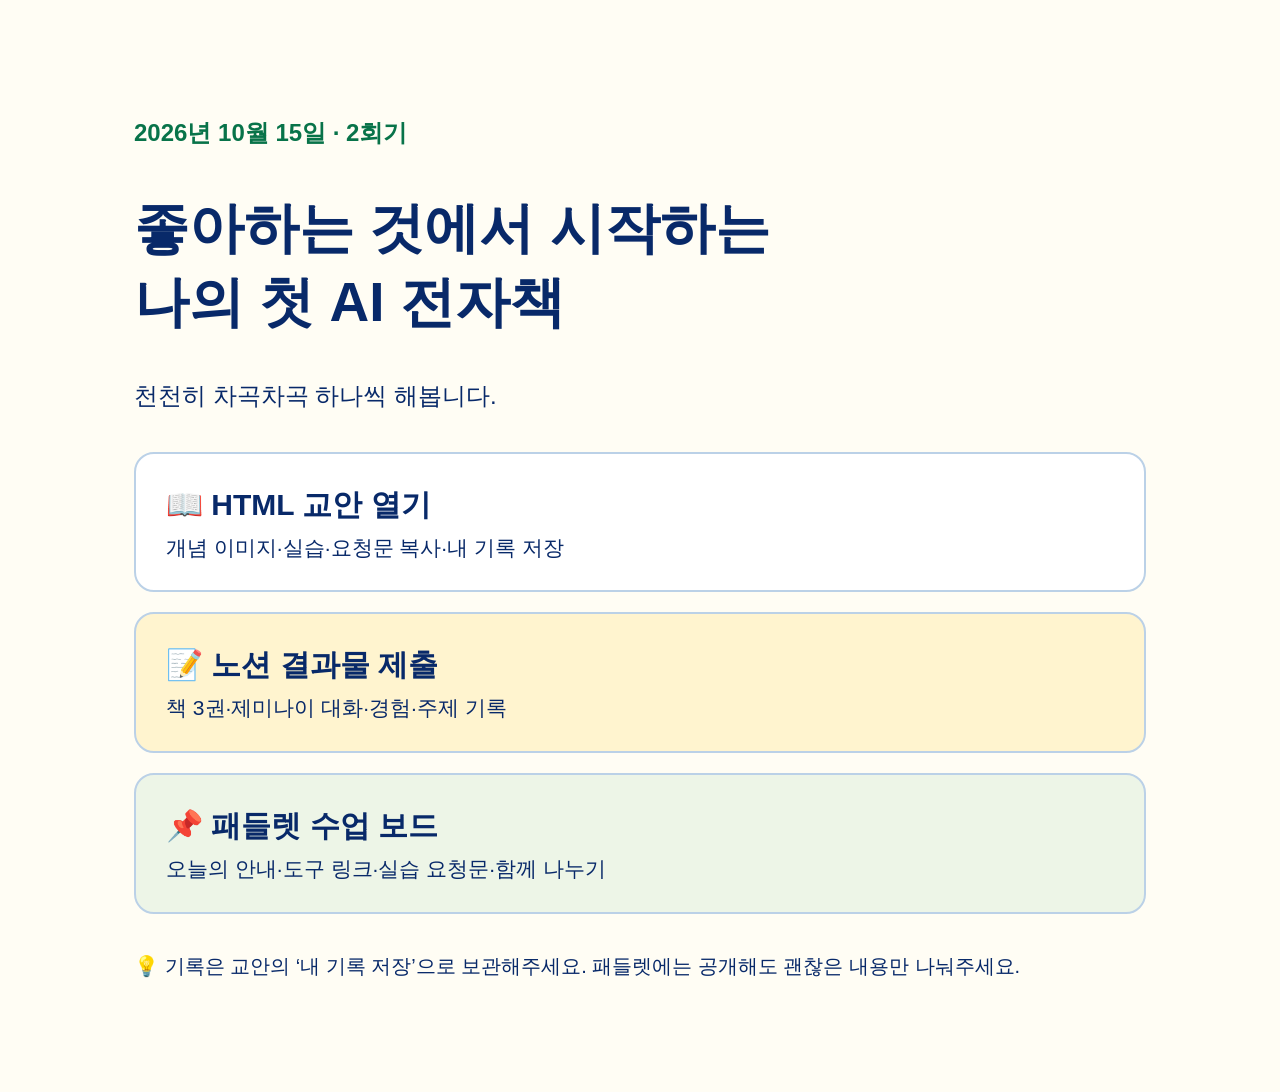
<file: index.html>
<!doctype html><html lang="ko"><head><meta charset="utf-8"><meta name="viewport" content="width=device-width,initial-scale=1"><title>10월 15일 · 2회기 수업 자료</title><style>*{box-sizing:border-box}body{margin:0;background:#fffdf4;color:#082969;font:24px/1.7 "Malgun Gothic",sans-serif}main{max-width:1060px;margin:65px auto;padding:24px}h1{font-size:clamp(34px,5vw,55px);line-height:1.35}h2{font-size:30px}.date{font-weight:800;color:#087349}.buttons{display:grid;gap:20px;margin:35px 0}a.button{display:block;padding:25px 30px;background:#fff;border:2px solid #bbd1e7;border-radius:20px;color:#082969;text-decoration:none;font-weight:800;font-size:30px}a.button:nth-child(2){background:#fff4cf}a.button:nth-child(3){background:#edf5e7}a.button:hover{border-color:#082969}a:focus-visible{outline:4px solid #d9a72a;outline-offset:4px}.sub{display:block;font-size:21px;font-weight:400}.card{padding:26px;border:2px solid #bbd1e7;border-radius:20px;background:white}li{margin:10px 0}.note{font-size:20px}@media(max-width:600px){main{margin:20px auto}a.button{font-size:25px;padding:22px}.sub{font-size:19px}}</style></head><body><main><p class="date">2026년 10월 15일 · 2회기</p><h1>좋아하는 것에서 시작하는<br>나의 첫 AI 전자책</h1><p>천천히 차곡차곡 하나씩 해봅니다.</p><div class="buttons"><a class="button" href="lesson.html">📖 HTML 교안 열기<span class="sub">개념 이미지·실습·요청문 복사·내 기록 저장</span></a><a class="button" href="https://lemon-swing-3e8.notion.site/3f96db36d42280f18759d3d16a519f60" target="_blank" rel="noopener">📝 노션 결과물 제출<span class="sub">책 3권·제미나이 대화·경험·주제 기록</span></a><a class="button" href="https://padlet.com/newstarmommy/10-15-2-ai-s024iefj7w00nr9gsix9" target="_blank" rel="noopener">📌 패들렛 수업 보드<span class="sub">오늘의 안내·도구 링크·실습 요청문·함께 나누기</span></a></div><p class="note">💡 기록은 교안의 ‘내 기록 저장’으로 보관해주세요. 패들렛에는 공개해도 괜찮은 내용만 나눠주세요.</p></main></body></html>
</file>
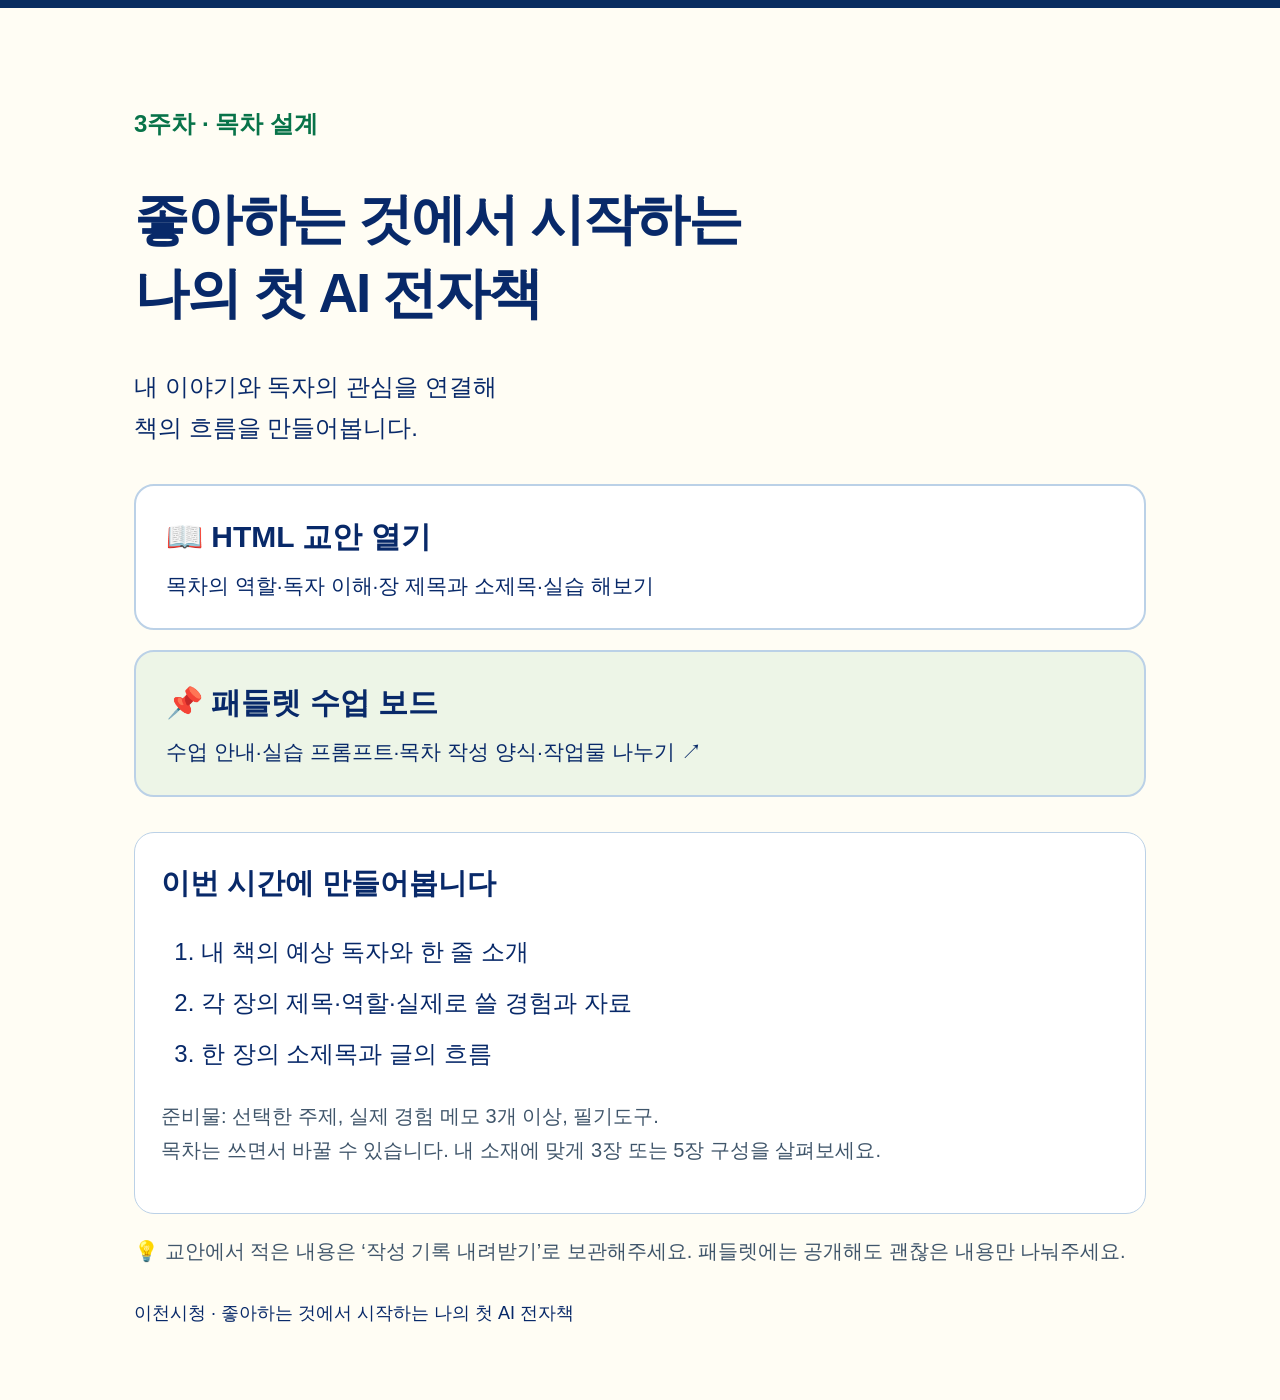
<file: week3/index.html>
<!doctype html>
<html lang="ko">
<head>
<meta charset="utf-8">
<meta name="viewport" content="width=device-width,initial-scale=1">
<title>3주차 · 목차 설계 | 나의 첫 AI 전자책</title>
<style>
*{box-sizing:border-box}body{margin:0;background:#fffdf4;color:#082969;font:24px/1.7 "Malgun Gothic",sans-serif;border-top:8px solid #092d60}main{max-width:1060px;margin:48px auto;padding:24px}h1{font-size:clamp(34px,5vw,55px);line-height:1.35;letter-spacing:-.04em}h2{font-size:29px;margin-top:0}.week{font-weight:800;color:#087349}.buttons{display:grid;gap:20px;margin:35px 0}a.button{display:block;padding:25px 30px;background:#fff;border:2px solid #bbd1e7;border-radius:20px;color:#082969;text-decoration:none;font-weight:800;font-size:30px}a.button:nth-child(2){background:#edf5e7}a.button:hover{border-color:#082969}a:focus-visible{outline:4px solid #d9a72a;outline-offset:4px}.sub{display:block;font-size:21px;font-weight:400;margin-top:6px}.card{padding:26px;border:1px solid #bbd1e7;border-radius:20px;background:white}li{margin:10px 0}.note{font-size:20px;color:#40566b}footer{margin-top:30px;font-size:18px}@media(max-width:600px){body{font-size:21px}main{margin:20px auto;padding:20px}a.button{font-size:25px;padding:22px}.sub{font-size:19px}.card{padding:20px}}
</style>
</head>
<body><main>
<p class="week">3주차 · 목차 설계</p>
<h1>좋아하는 것에서 시작하는<br>나의 첫 AI 전자책</h1>
<p>내 이야기와 독자의 관심을 연결해<br>책의 흐름을 만들어봅니다.</p>
<div class="buttons">
<a class="button" href="lesson.html">📖 HTML 교안 열기<span class="sub">목차의 역할·독자 이해·장 제목과 소제목·실습 해보기</span></a>
<a class="button" href="https://padlet.com/newstarmommy/3-s024mv342byhgtxd7uj8" target="_blank" rel="noopener noreferrer">📌 패들렛 수업 보드<span class="sub">수업 안내·실습 프롬프트·목차 작성 양식·작업물 나누기 ↗</span></a>
</div>
<section class="card" aria-labelledby="outcomes"><h2 id="outcomes">이번 시간에 만들어봅니다</h2><ol><li>내 책의 예상 독자와 한 줄 소개</li><li>각 장의 제목·역할·실제로 쓸 경험과 자료</li><li>한 장의 소제목과 글의 흐름</li></ol><p class="note">준비물: 선택한 주제, 실제 경험 메모 3개 이상, 필기도구.<br>목차는 쓰면서 바꿀 수 있습니다. 내 소재에 맞게 3장 또는 5장 구성을 살펴보세요.</p></section>
<p class="note">💡 교안에서 적은 내용은 ‘작성 기록 내려받기’로 보관해주세요. 패들렛에는 공개해도 괜찮은 내용만 나눠주세요.</p>
<footer>이천시청 · 좋아하는 것에서 시작하는 나의 첫 AI 전자책</footer>
</main></body></html>
</file>
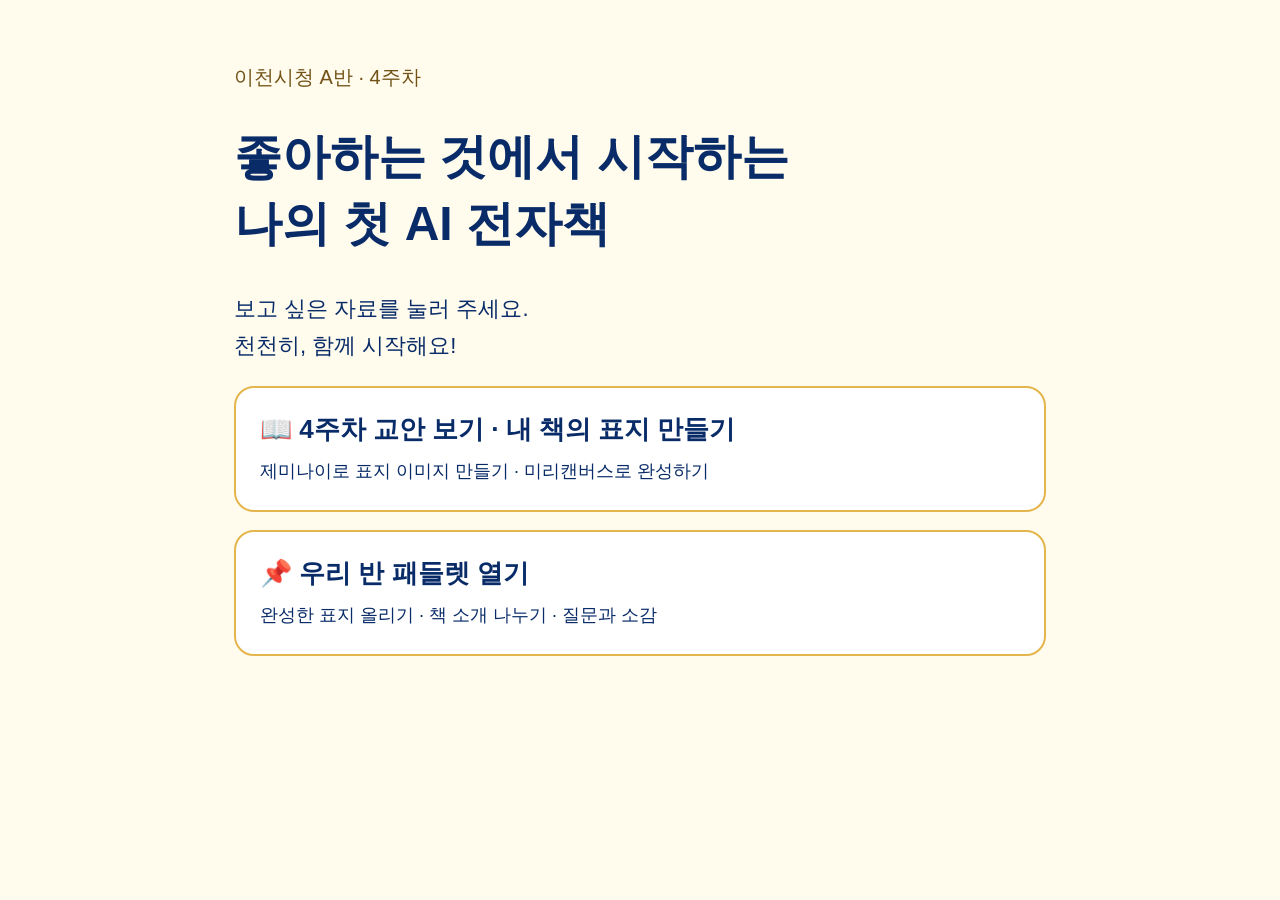
<file: week4/index.html>
<!doctype html>
<html lang="ko"><head><meta charset="utf-8"><meta name="viewport" content="width=device-width,initial-scale=1"><title>이천시청 A반 · 4주차 · 나의 첫 AI 전자책</title>
<style>*{box-sizing:border-box}body{margin:0;background:#fffbed;color:#092c69;font-family:Arial,'Malgun Gothic',sans-serif}main{max-width:860px;margin:auto;padding:64px 24px}h1{font-size:clamp(30px,5vw,48px);line-height:1.4}p{font-size:22px;line-height:1.7}.menu{display:block;background:white;border:2px solid #e4b54d;border-radius:20px;padding:24px;margin:18px 0;color:#092c69;text-decoration:none;font-size:26px;font-weight:bold}.menu:hover{background:#fff0b7}.menu:focus-visible{outline:4px solid #092c69;outline-offset:4px}small{display:block;font-size:18px;font-weight:normal;margin-top:10px;line-height:1.6}.tag{font-size:20px;color:#725317}@media(max-width:600px){main{padding:32px 20px}.menu{font-size:24px}}</style></head>
<body><main><div class="tag">이천시청 A반 · 4주차</div><h1>좋아하는 것에서 시작하는<br>나의 첫 AI 전자책</h1><p>보고 싶은 자료를 눌러 주세요.<br>천천히, 함께 시작해요!</p>
<a class="menu" href="lesson.html" target="_blank" rel="noopener noreferrer">📖 4주차 교안 보기 · 내 책의 표지 만들기<small>제미나이로 표지 이미지 만들기 · 미리캔버스로 완성하기</small></a>
<a class="menu" href="https://padlet.com/newstarmommy/a-s024pll718or2kdjs0sw" target="_blank" rel="noopener noreferrer">📌 우리 반 패들렛 열기<small>완성한 표지 올리기 · 책 소개 나누기 · 질문과 소감</small></a>
</main></body></html>
</file>
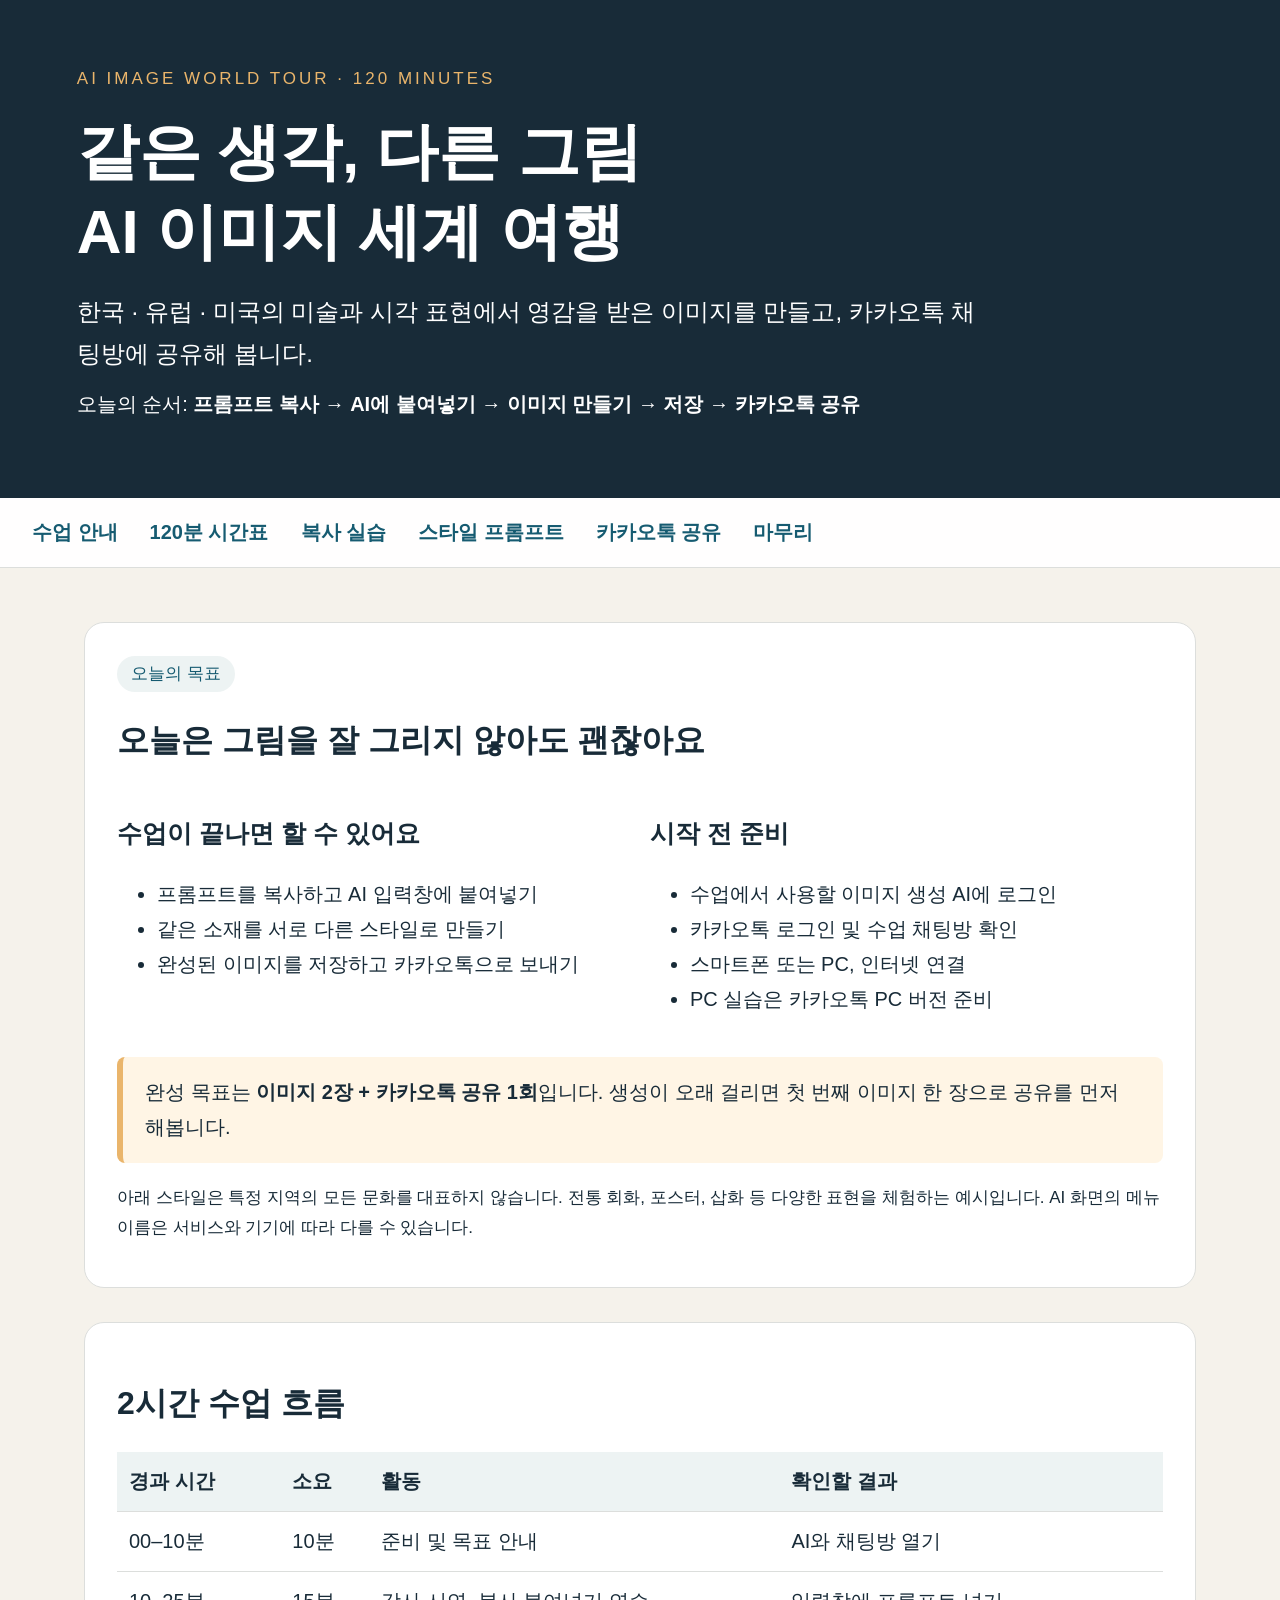
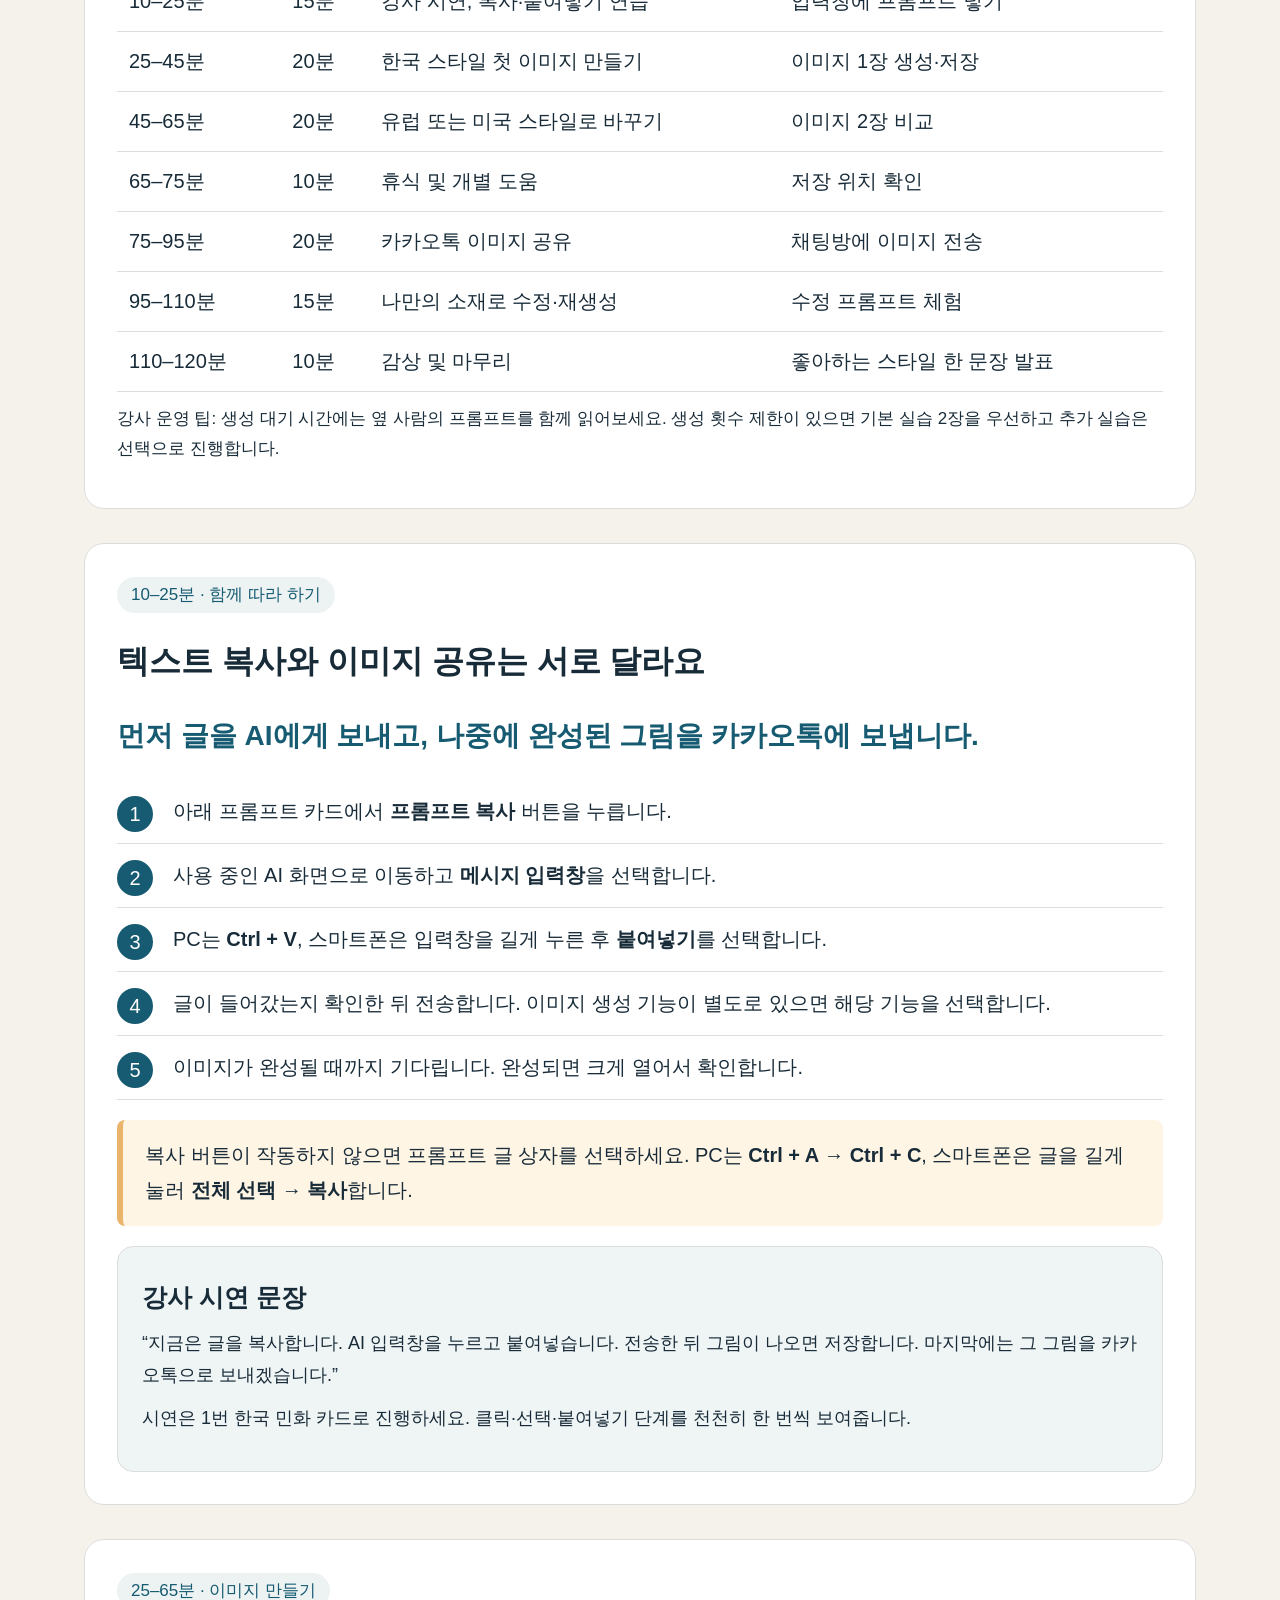
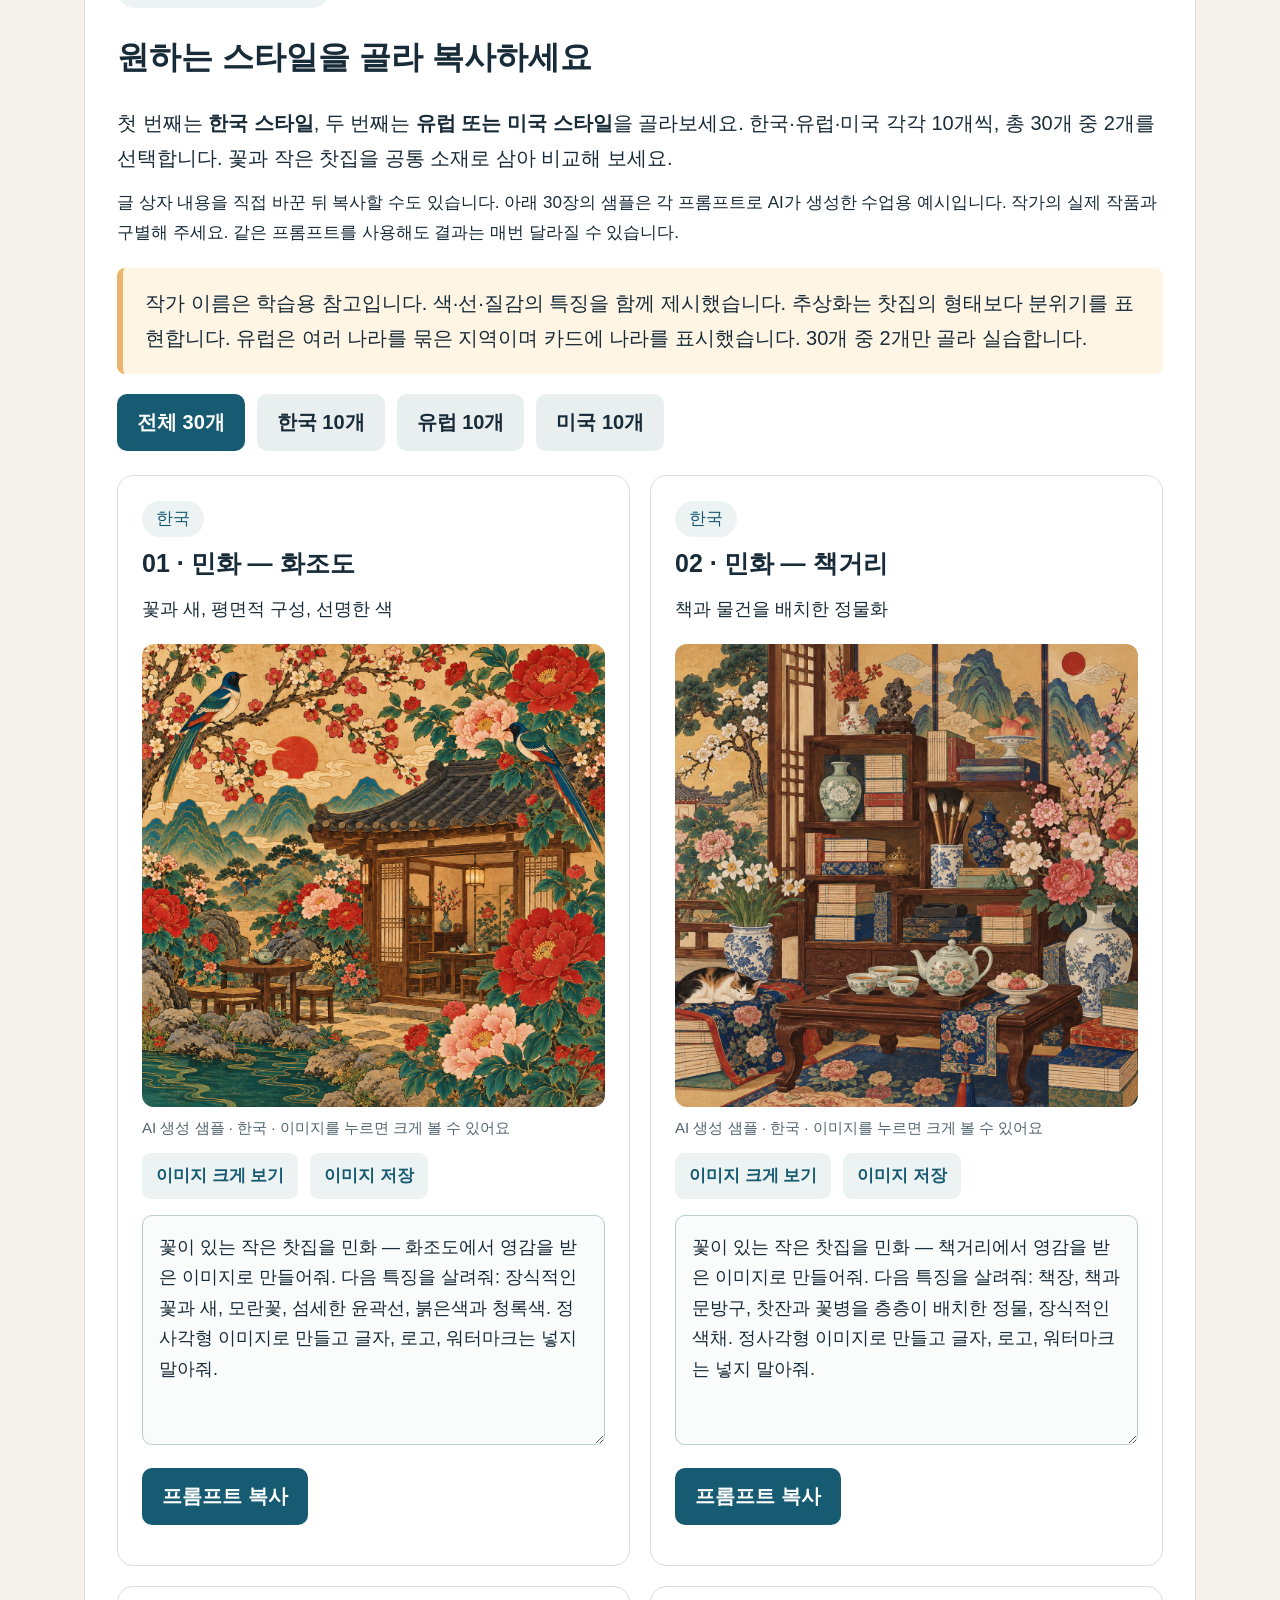
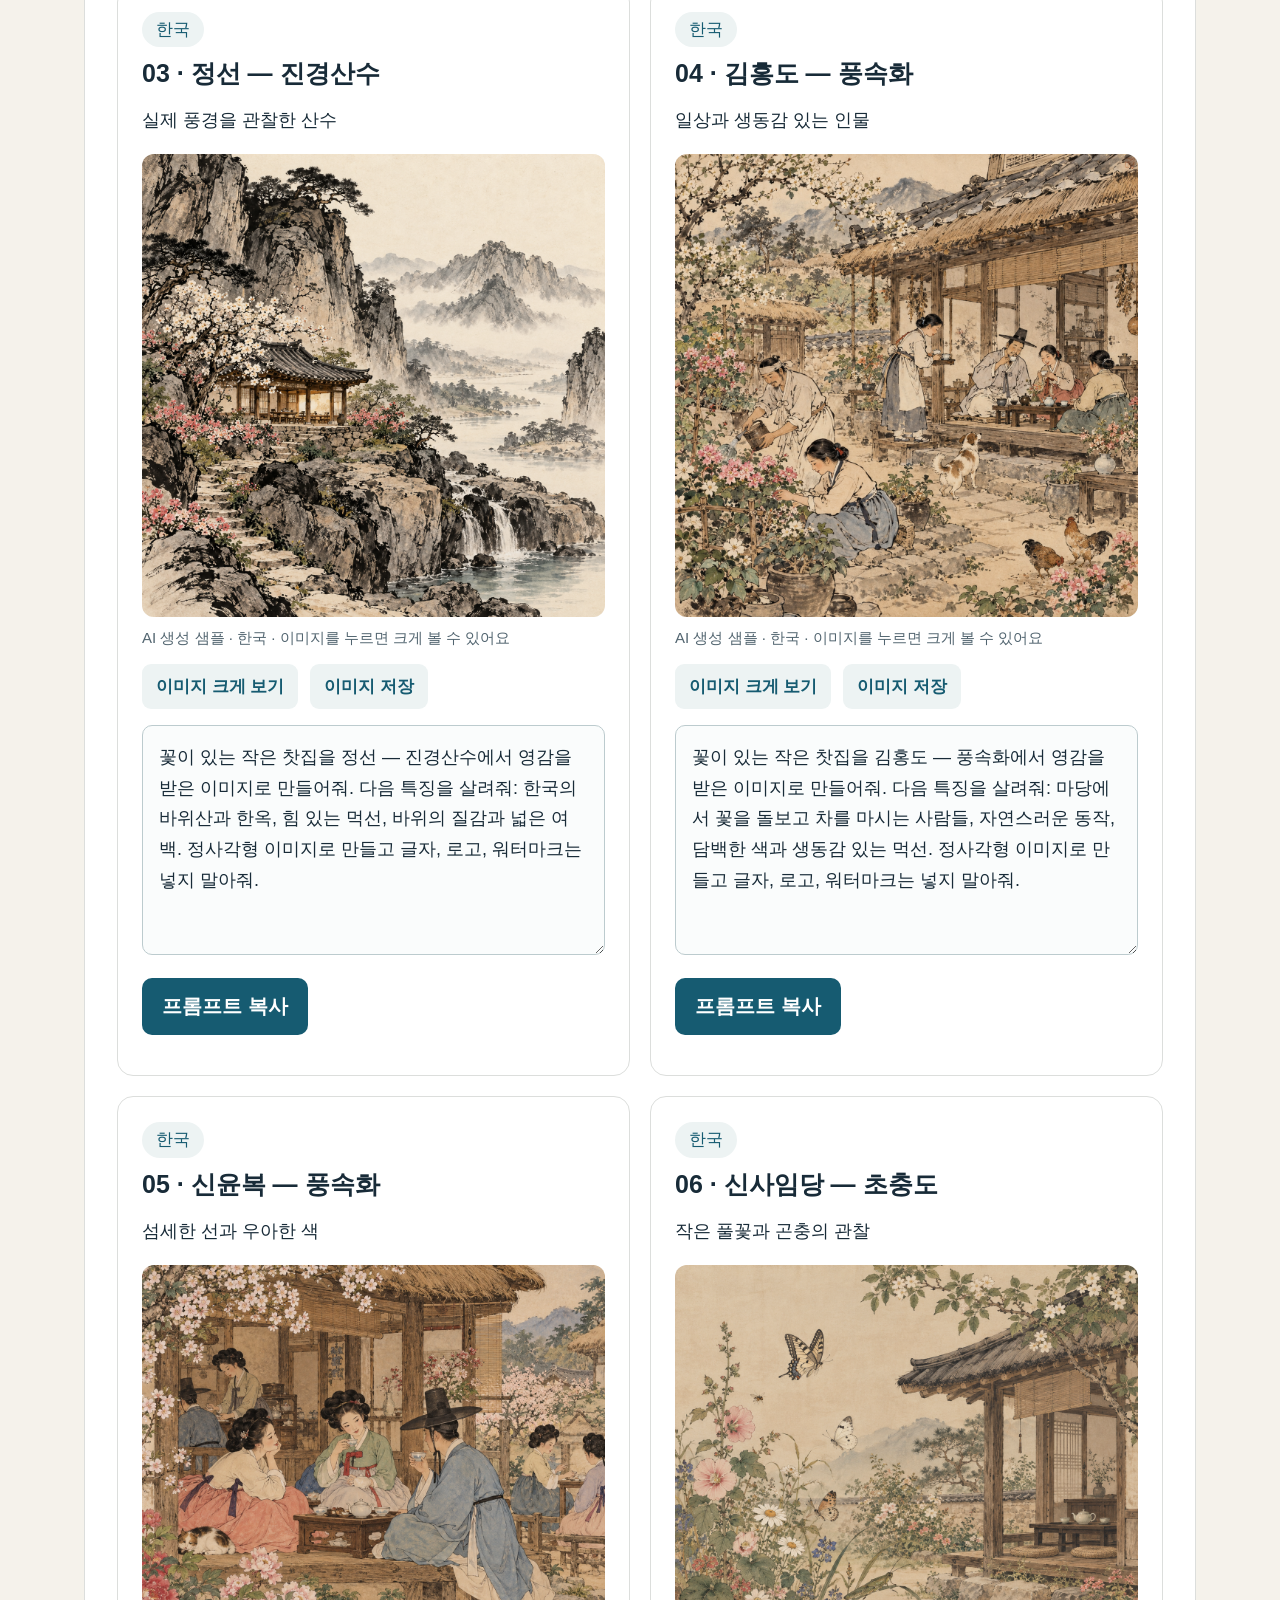
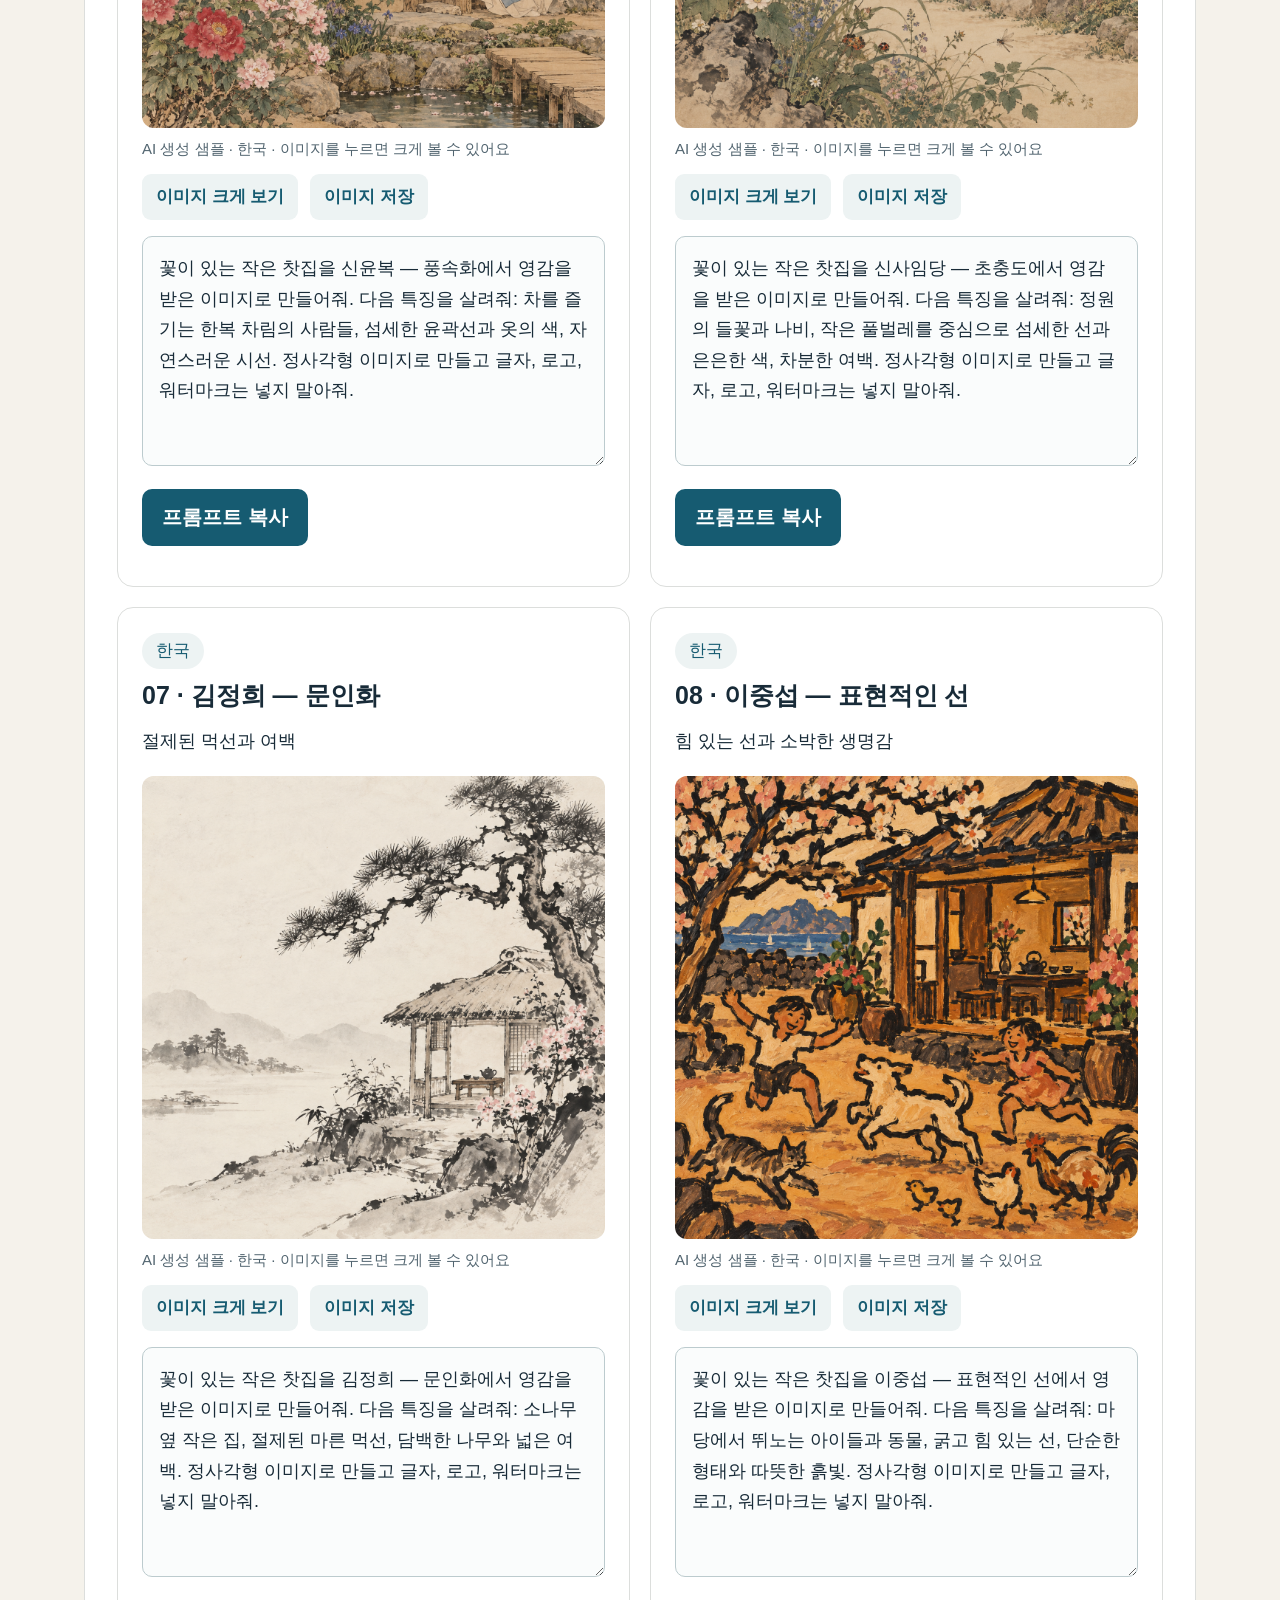
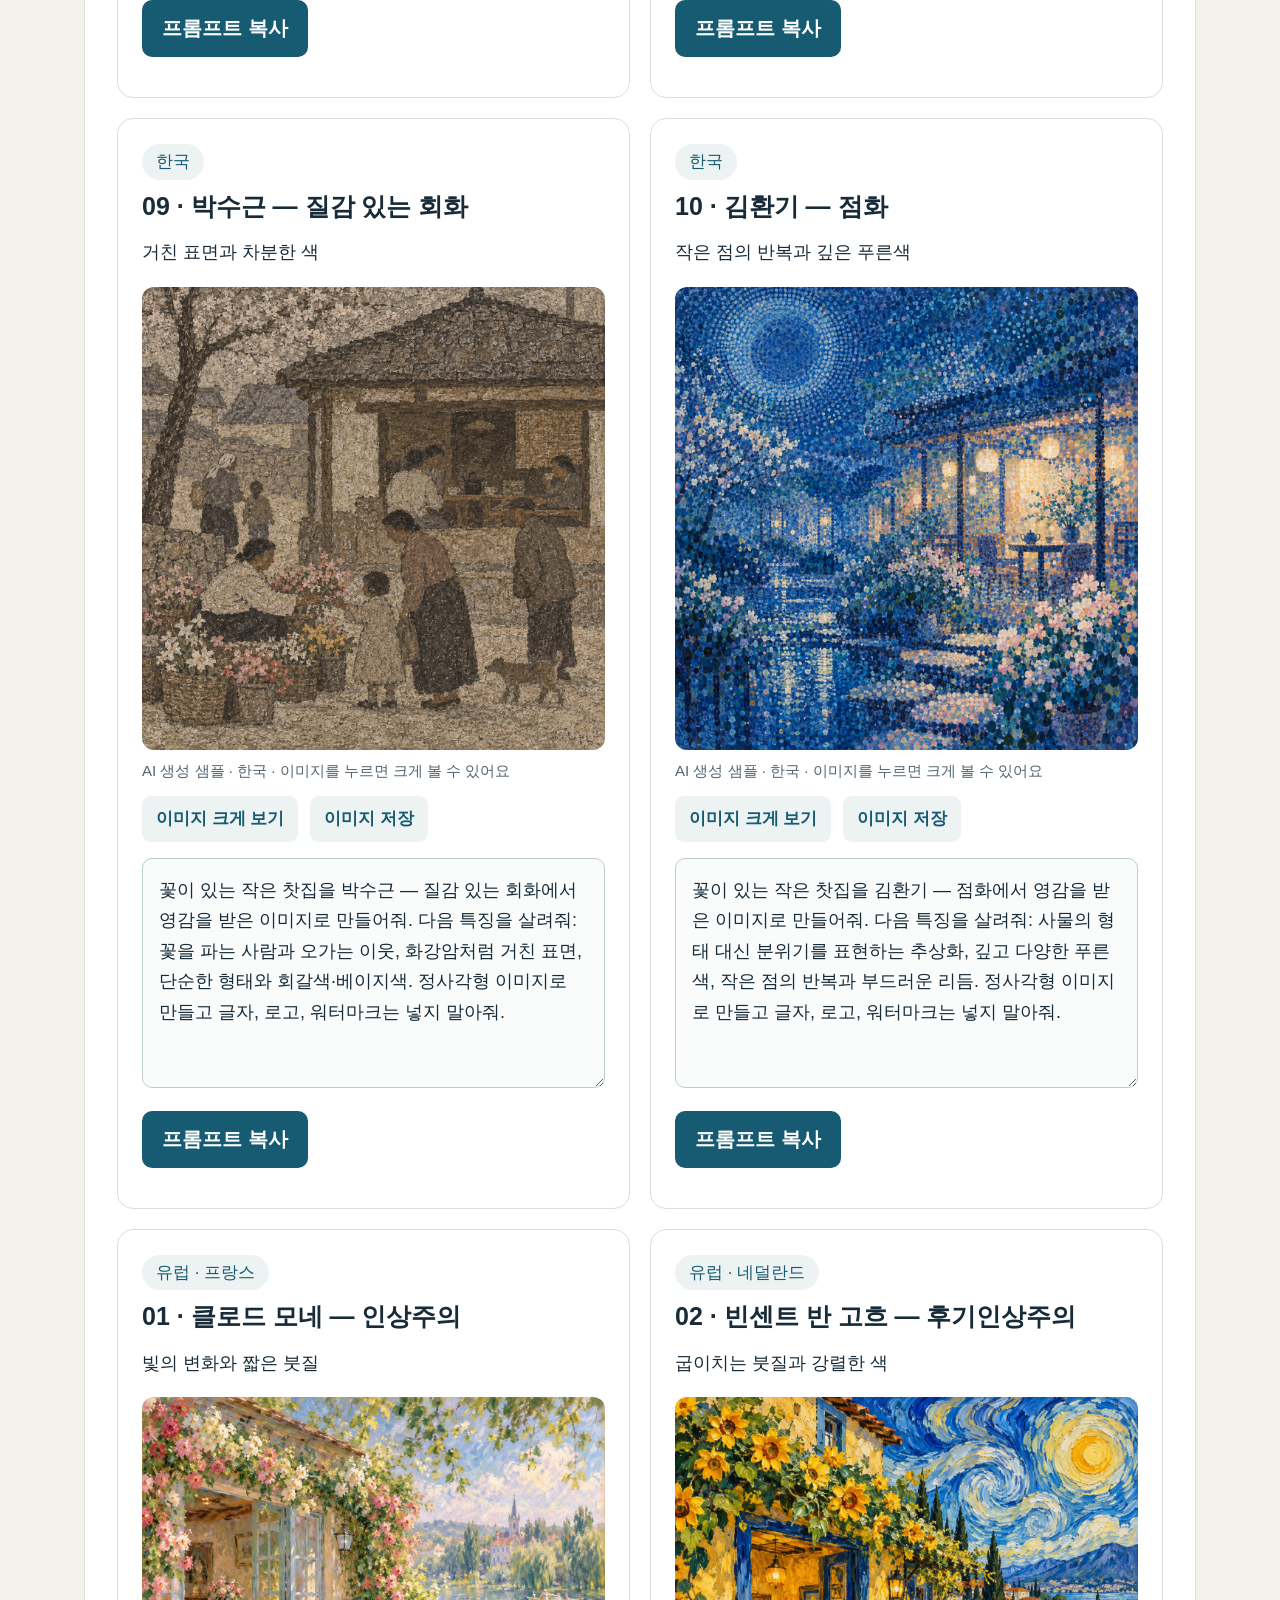
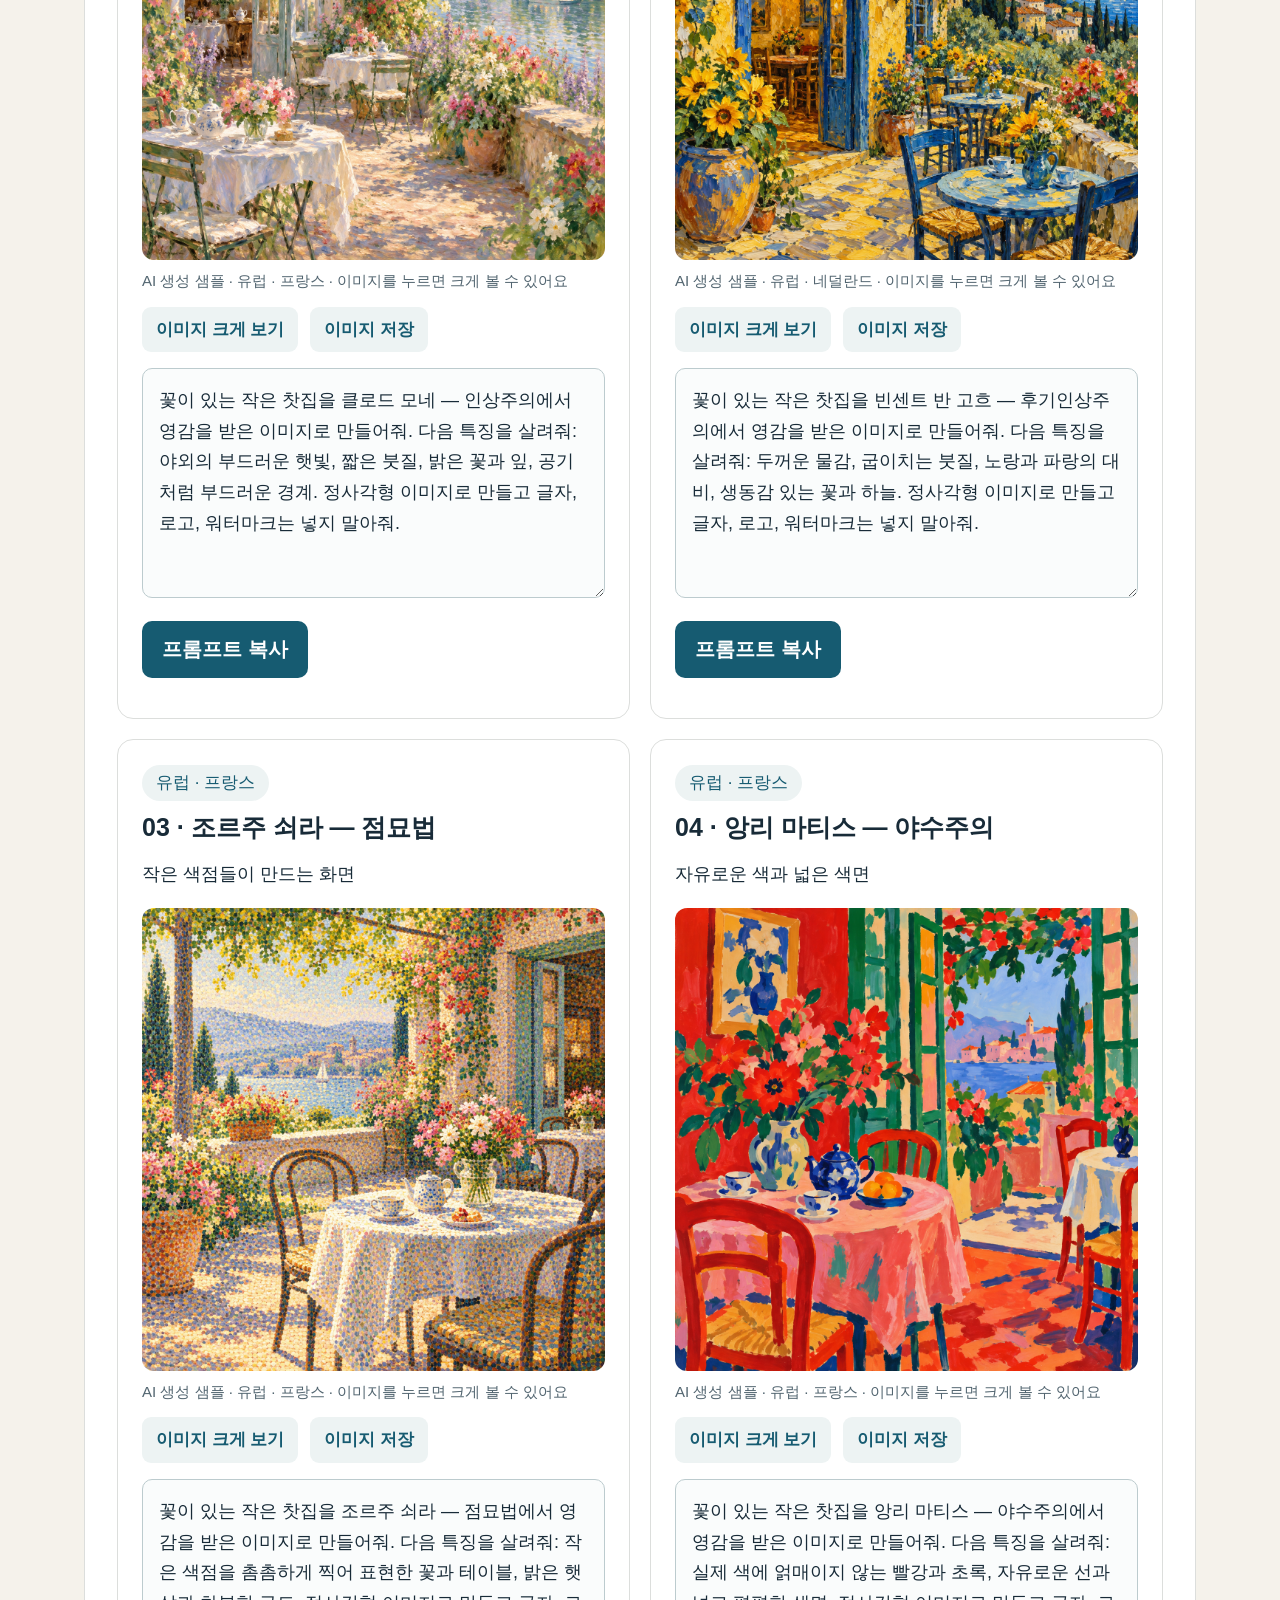
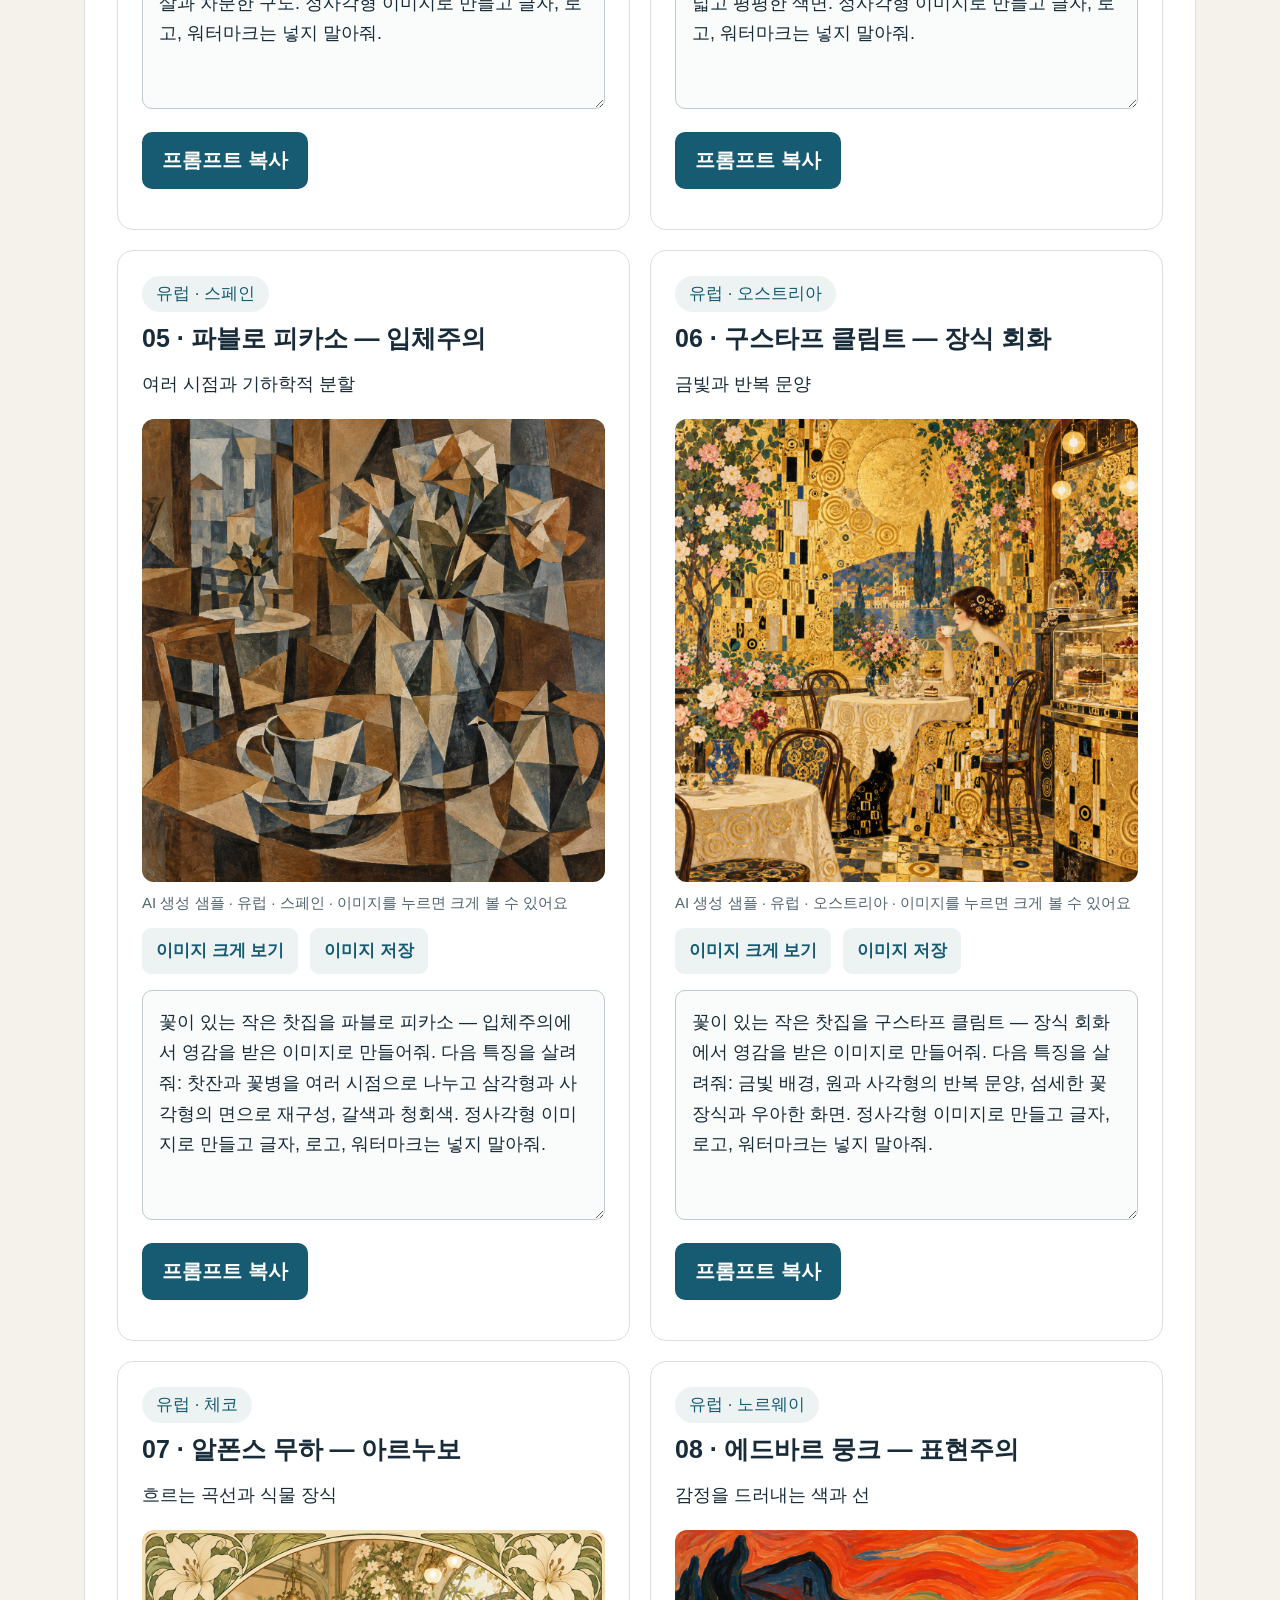
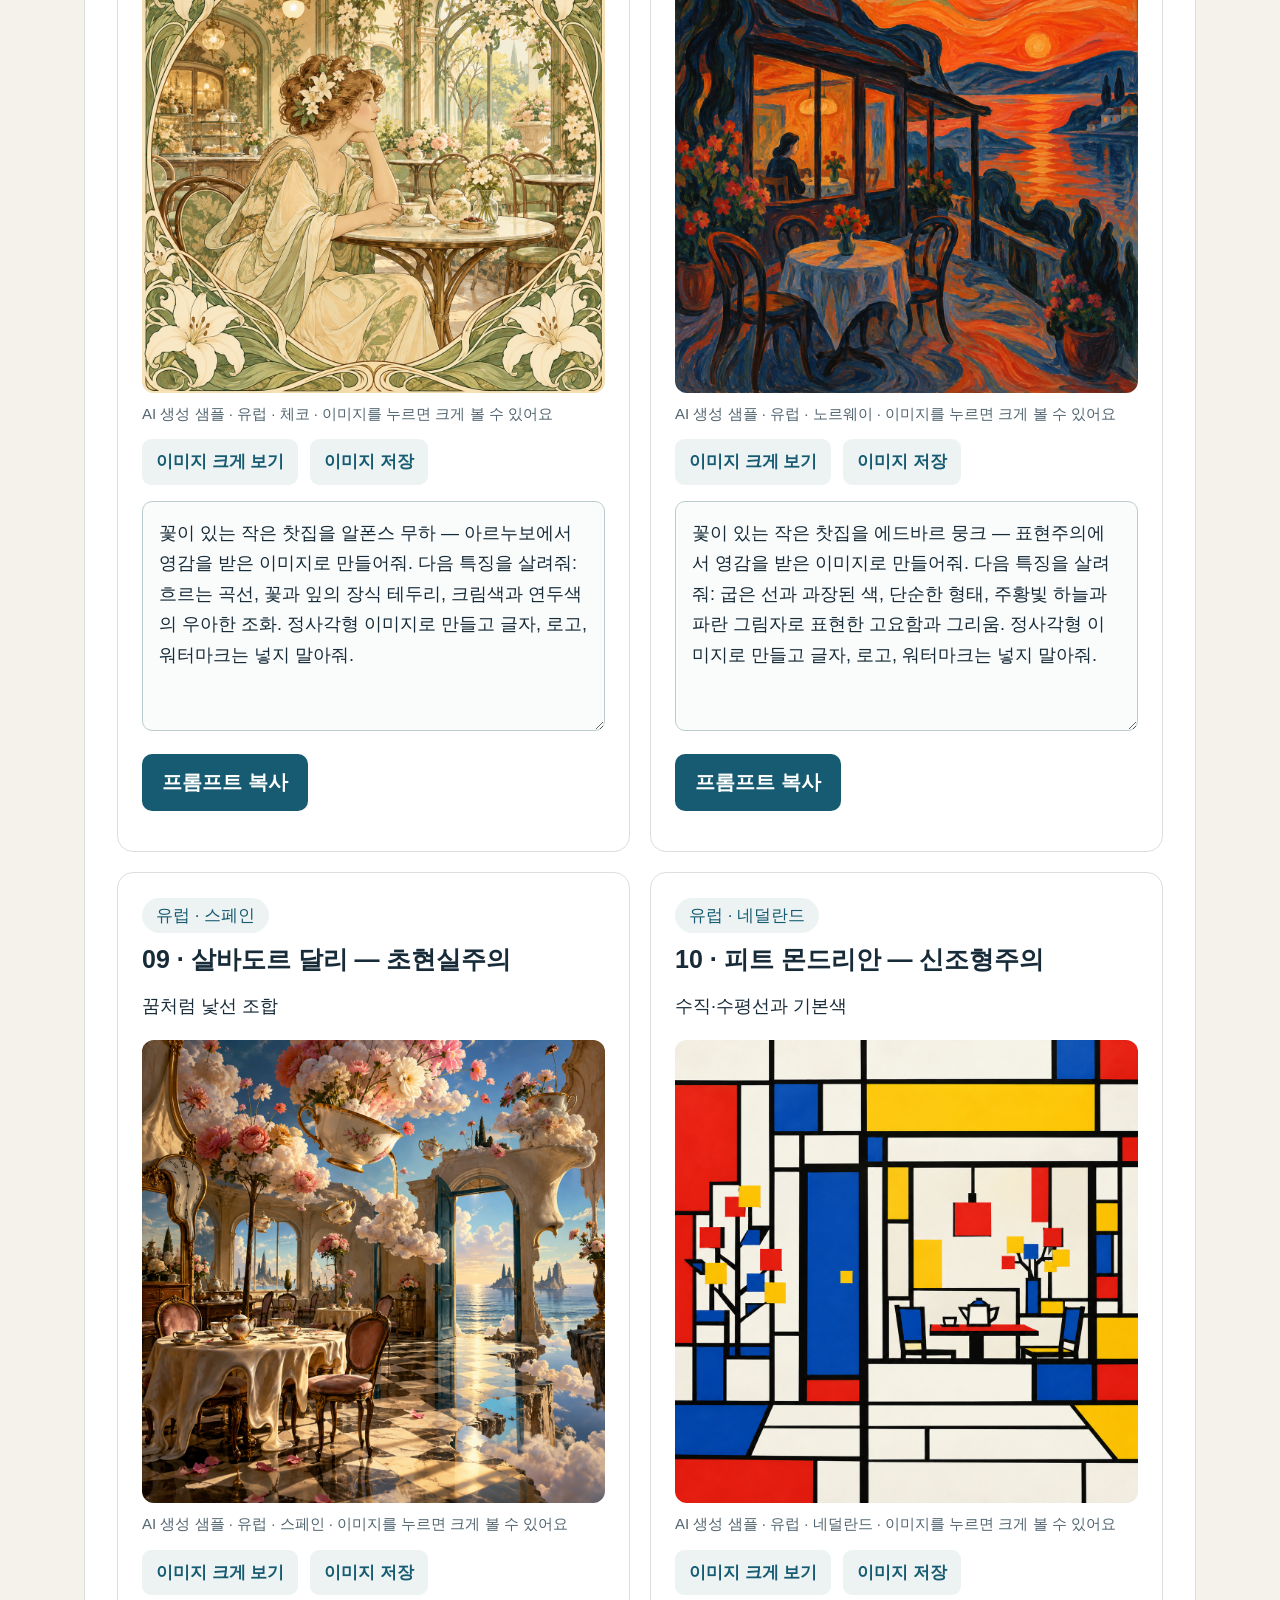
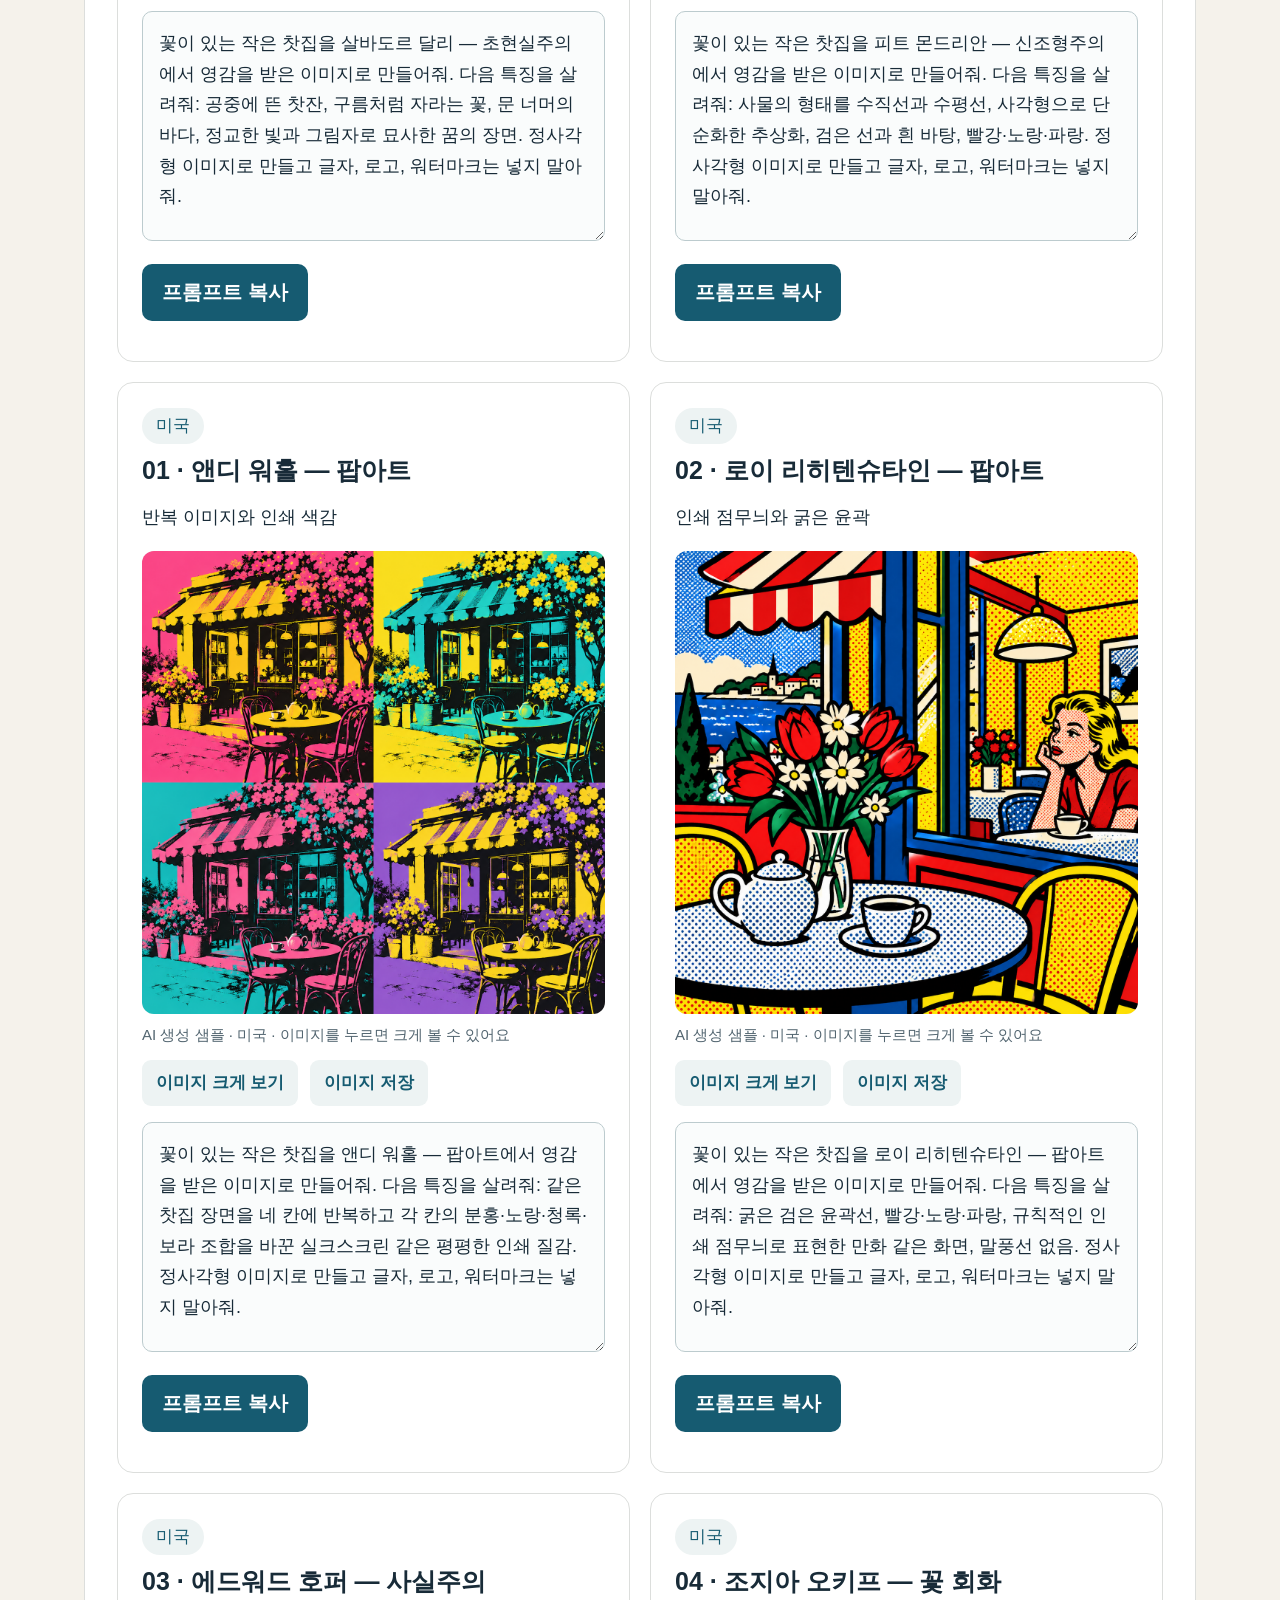
<file: image-styles.html>
<!doctype html>
<html lang="ko">
<head>
<meta charset="utf-8"><meta name="viewport" content="width=device-width, initial-scale=1">
<title>AI 이미지 세계 여행 · 2시간 실습 교안</title>
<style>
:root{--ink:#182b38;--blue:#165b71;--paper:#f5f2eb;--line:#dcdedc;--orange:#eab56b}*{box-sizing:border-box}body{margin:0;background:var(--paper);color:var(--ink);font-family:'Malgun Gothic','맑은 고딕',sans-serif;font-size:20px;line-height:1.75}header{background:var(--ink);color:white;padding:64px max(6vw,24px)}header .eyebrow{color:var(--orange);letter-spacing:3px;font-size:17px}h1{font-size:clamp(34px,5vw,62px);line-height:1.3;margin:18px 0}h2{font-size:32px;line-height:1.4}h3{font-size:25px;line-height:1.5}p{margin:12px 0}main{max-width:1160px;margin:auto;padding:20px 24px 70px}section{scroll-margin-top:90px;margin:34px 0;padding:32px;background:white;border-radius:20px;border:1px solid var(--line)}nav{position:sticky;top:0;z-index:5;display:flex;gap:8px;overflow:auto;padding:12px 20px;background:#ffffffed;border-bottom:1px solid var(--line)}nav a{white-space:nowrap;text-decoration:none;color:var(--blue);padding:5px 12px;font-weight:bold}button{font:inherit;font-weight:bold;padding:11px 20px;border:0;border-radius:10px;background:var(--blue);color:white;cursor:pointer}button:hover{background:#0b3d51}button:focus-visible,a:focus-visible,textarea:focus-visible{outline:4px solid var(--orange);outline-offset:3px}[hidden]{display:none!important}#regionFilters{margin-bottom:24px}#regionFilters button[aria-pressed="false"]{background:#e9efef;color:var(--ink)}.sample{margin:18px 0 8px}.sample img{display:block;width:100%;height:auto;aspect-ratio:1;object-fit:contain;border-radius:12px;background:#f5f2eb}.sample figcaption{font-size:15px;color:#526570;margin-top:8px}.sample-action{display:inline-block;padding:8px 14px;border-radius:9px;background:#edf3f3;color:var(--blue);text-decoration:none;font-size:17px;font-weight:bold}.sample-action:focus-visible{outline:4px solid var(--orange)}.card>.actions{margin-bottom:16px}.secondary{background:#e9efef;color:var(--ink)}.lead{font-size:24px;max-width:900px}.pill{display:inline-block;border-radius:30px;background:#edf3f3;padding:3px 14px;font-size:17px;color:var(--blue)}.grid{display:grid;grid-template-columns:repeat(2,minmax(0,1fr));gap:20px}.card{border:1px solid var(--line);border-radius:16px;padding:24px;background:#fff}.card h3{margin:8px 0}.card p{font-size:18px}.note{padding:18px 22px;border-left:6px solid var(--orange);background:#fff5e5;border-radius:8px;margin:20px 0}.steps{counter-reset:step;list-style:none;padding:0}.steps li{counter-increment:step;padding:14px 0 14px 56px;position:relative;border-bottom:1px solid var(--line)}.steps li:before{content:counter(step);position:absolute;left:0;top:16px;background:var(--blue);color:white;border-radius:50%;width:36px;height:36px;text-align:center;line-height:36px}table{width:100%;border-collapse:collapse}th,td{text-align:left;padding:12px;border-bottom:1px solid var(--line)}th{background:#edf3f3}textarea{width:100%;min-height:230px;border:1px solid #bccbce;border-radius:10px;padding:16px;font:inherit;font-size:18px;line-height:1.7;resize:vertical;background:#fafcfc;color:var(--ink)}.actions{display:flex;align-items:center;gap:12px;flex-wrap:wrap;margin-top:12px}.status{font-size:17px;color:var(--blue)}.bigline{font-size:28px;font-weight:bold;color:var(--blue)}footer{text-align:center;font-size:17px;color:#526570;padding:20px}.check{display:block;padding:10px 0}.check input{width:23px;height:23px;vertical-align:middle;margin-right:12px}.teacher{background:#eff4f5}.small{font-size:17px}.tablewrap{overflow:auto}@media(max-width:720px){.grid{grid-template-columns:1fr}section{padding:22px}body{font-size:18px}h2{font-size:27px}main{padding:12px}th,td{padding:9px;min-width:90px}}@media print{nav,button,.status{display:none}header{padding:20px;background:white;color:#182b38}header .eyebrow{color:#165b71}body{font-size:12pt;background:white}main{padding:0}section{margin:14px 0;padding:16px;break-inside:avoid}.grid{display:block}.card{margin:12px 0;break-inside:avoid}textarea{min-height:150px;font-size:11pt}h1{font-size:30pt}h2{font-size:21pt}h3{font-size:16pt}}
</style>
</head>
<body>
<header><div class="eyebrow">AI IMAGE WORLD TOUR · 120 MINUTES</div><h1>같은 생각, 다른 그림<br>AI 이미지 세계 여행</h1><p class="lead">한국 · 유럽 · 미국의 미술과 시각 표현에서 영감을 받은 이미지를 만들고, 카카오톡 채팅방에 공유해 봅니다.</p><p>오늘의 순서: <strong>프롬프트 복사 → AI에 붙여넣기 → 이미지 만들기 → 저장 → 카카오톡 공유</strong></p></header>
<nav aria-label="교안 이동"><a href="#start">수업 안내</a><a href="#schedule">120분 시간표</a><a href="#practice">복사 실습</a><a href="#prompts">스타일 프롬프트</a><a href="#share">카카오톡 공유</a><a href="#finish">마무리</a></nav>
<main>
<section id="start"><span class="pill">오늘의 목표</span><h2>오늘은 그림을 잘 그리지 않아도 괜찮아요</h2><div class="grid"><div><h3>수업이 끝나면 할 수 있어요</h3><ul><li>프롬프트를 복사하고 AI 입력창에 붙여넣기</li><li>같은 소재를 서로 다른 스타일로 만들기</li><li>완성된 이미지를 저장하고 카카오톡으로 보내기</li></ul></div><div><h3>시작 전 준비</h3><ul><li>수업에서 사용할 이미지 생성 AI에 로그인</li><li>카카오톡 로그인 및 수업 채팅방 확인</li><li>스마트폰 또는 PC, 인터넷 연결</li><li>PC 실습은 카카오톡 PC 버전 준비</li></ul></div></div><div class="note">완성 목표는 <strong>이미지 2장 + 카카오톡 공유 1회</strong>입니다. 생성이 오래 걸리면 첫 번째 이미지 한 장으로 공유를 먼저 해봅니다.</div><p class="small">아래 스타일은 특정 지역의 모든 문화를 대표하지 않습니다. 전통 회화, 포스터, 삽화 등 다양한 표현을 체험하는 예시입니다. AI 화면의 메뉴 이름은 서비스와 기기에 따라 다를 수 있습니다.</p></section>
<section id="schedule"><h2>2시간 수업 흐름</h2><div class="tablewrap"><table><thead><tr><th>경과 시간</th><th>소요</th><th>활동</th><th>확인할 결과</th></tr></thead><tbody><tr><td>00–10분</td><td>10분</td><td>준비 및 목표 안내</td><td>AI와 채팅방 열기</td></tr><tr><td>10–25분</td><td>15분</td><td>강사 시연, 복사·붙여넣기 연습</td><td>입력창에 프롬프트 넣기</td></tr><tr><td>25–45분</td><td>20분</td><td>한국 스타일 첫 이미지 만들기</td><td>이미지 1장 생성·저장</td></tr><tr><td>45–65분</td><td>20분</td><td>유럽 또는 미국 스타일로 바꾸기</td><td>이미지 2장 비교</td></tr><tr><td>65–75분</td><td>10분</td><td>휴식 및 개별 도움</td><td>저장 위치 확인</td></tr><tr><td>75–95분</td><td>20분</td><td>카카오톡 이미지 공유</td><td>채팅방에 이미지 전송</td></tr><tr><td>95–110분</td><td>15분</td><td>나만의 소재로 수정·재생성</td><td>수정 프롬프트 체험</td></tr><tr><td>110–120분</td><td>10분</td><td>감상 및 마무리</td><td>좋아하는 스타일 한 문장 발표</td></tr></tbody></table></div><p class="small">강사 운영 팁: 생성 대기 시간에는 옆 사람의 프롬프트를 함께 읽어보세요. 생성 횟수 제한이 있으면 기본 실습 2장을 우선하고 추가 실습은 선택으로 진행합니다.</p></section>
<section id="practice"><span class="pill">10–25분 · 함께 따라 하기</span><h2>텍스트 복사와 이미지 공유는 서로 달라요</h2><p class="bigline">먼저 글을 AI에게 보내고, 나중에 완성된 그림을 카카오톡에 보냅니다.</p><ol class="steps"><li>아래 프롬프트 카드에서 <strong>프롬프트 복사</strong> 버튼을 누릅니다.</li><li>사용 중인 AI 화면으로 이동하고 <strong>메시지 입력창</strong>을 선택합니다.</li><li>PC는 <strong>Ctrl + V</strong>, 스마트폰은 입력창을 길게 누른 후 <strong>붙여넣기</strong>를 선택합니다.</li><li>글이 들어갔는지 확인한 뒤 전송합니다. 이미지 생성 기능이 별도로 있으면 해당 기능을 선택합니다.</li><li>이미지가 완성될 때까지 기다립니다. 완성되면 크게 열어서 확인합니다.</li></ol><div class="note">복사 버튼이 작동하지 않으면 프롬프트 글 상자를 선택하세요. PC는 <strong>Ctrl + A → Ctrl + C</strong>, 스마트폰은 글을 길게 눌러 <strong>전체 선택 → 복사</strong>합니다.</div><div class="teacher card"><h3>강사 시연 문장</h3><p>“지금은 글을 복사합니다. AI 입력창을 누르고 붙여넣습니다. 전송한 뒤 그림이 나오면 저장합니다. 마지막에는 그 그림을 카카오톡으로 보내겠습니다.”</p><p>시연은 1번 한국 민화 카드로 진행하세요. 클릭·선택·붙여넣기 단계를 천천히 한 번씩 보여줍니다.</p></div></section>
<section id="prompts"><span class="pill">25–65분 · 이미지 만들기</span><h2>원하는 스타일을 골라 복사하세요</h2><p>첫 번째는 <strong>한국 스타일</strong>, 두 번째는 <strong>유럽 또는 미국 스타일</strong>을 골라보세요. 한국·유럽·미국 각각 10개씩, 총 30개 중 2개를 선택합니다. 꽃과 작은 찻집을 공통 소재로 삼아 비교해 보세요.</p><p class="small">글 상자 내용을 직접 바꾼 뒤 복사할 수도 있습니다. 아래 30장의 샘플은 각 프롬프트로 AI가 생성한 수업용 예시입니다. 작가의 실제 작품과 구별해 주세요. 같은 프롬프트를 사용해도 결과는 매번 달라질 수 있습니다.</p><div class="note">작가 이름은 학습용 참고입니다. 색·선·질감의 특징을 함께 제시했습니다. 추상화는 찻집의 형태보다 분위기를 표현합니다. 유럽은 여러 나라를 묶은 지역이며 카드에 나라를 표시했습니다. 30개 중 2개만 골라 실습합니다.</div><div class="actions" id="regionFilters"><button type="button" data-region="전체" aria-pressed="true">전체 30개</button><button type="button" data-region="한국" aria-pressed="false">한국 10개</button><button type="button" data-region="유럽" aria-pressed="false">유럽 10개</button><button type="button" data-region="미국" aria-pressed="false">미국 10개</button></div><div class="grid" id="cards"></div><p class="small">화풍 참고: <a href="https://www.moma.org/collection/terms/" target="_blank" rel="noopener">MoMA 미술 용어</a> · <a href="https://www.metmuseum.org/ko/collections/535" target="_blank" rel="noopener">메트로폴리탄미술관 한국 미술</a></p></section>
<section><span class="pill">95–110분 · 선택 실습</span><h2>한 가지씩 바꾸면 더 쉬워요</h2><p><strong>기본 공식:</strong> 무엇을 그릴까 + 어떤 스타일로 + 어떤 색과 분위기로 + 어떤 화면 모양으로</p><div class="grid"><div class="card"><h3>소재 바꾸기</h3><p>작은 찻집 → 우리 집 정원 / 내가 좋아하는 꽃 / 나의 취미 공간 / 미래의 가게</p><h3>분위기 바꾸기</h3><p>따뜻하고 편안하게 / 밝고 활기차게 / 차분하고 고급스럽게</p></div><div class="card"><h3>이미지 생성 후 추가 요청</h3><p>“이 그림의 구도는 유지하고 색을 파스텔톤으로 바꿔줘.”</p><p>“꽃을 더 크게 보여주고 배경은 단순하게 바꿔줘.”</p><p>“디지털 명함에 사용할 수 있도록 오른쪽에 빈 여백을 만들어줘. 글자는 넣지 말아줘.”</p></div></div><div class="note">자신의 이름·전화번호 등은 이미지 생성 프롬프트에 넣지 않아도 됩니다. 오늘은 그림에 글자를 넣지 않고 스타일에 집중합니다.</div></section>
<section id="share"><span class="pill">75–95분 · 카카오톡으로 보내기</span><h2>완성된 이미지를 수업 채팅방에 공유해요</h2><div class="grid"><div class="card"><h3>PC에서 바로 붙여넣기</h3><ol class="steps"><li>완성된 이미지를 크게 열고 마우스 오른쪽 버튼을 누릅니다.</li><li><strong>이미지 복사</strong> 메뉴가 보이면 선택합니다. ‘링크 복사’와 구별하세요.</li><li>카카오톡의 <strong>수업 채팅방</strong>을 열고 메시지 입력칸을 누릅니다.</li><li><strong>Ctrl + V</strong>를 누릅니다.</li><li>그림 미리보기가 나타나는지 확인한 뒤 <strong>전송</strong>을 누릅니다.</li></ol><p class="small">이미지 복사 메뉴가 없거나 붙여넣기가 되지 않으면 아래 저장·첨부 방법을 사용합니다.</p></div><div class="card"><h3>PC에서 저장 후 첨부</h3><ol class="steps"><li>AI 화면의 다운로드·저장 버튼 또는 이미지의 <strong>다른 이름으로 저장</strong>을 선택합니다.</li><li>저장 위치와 파일 이름을 확인합니다. 예: 다운로드 폴더, 한국_민화.png</li><li>카카오톡 수업 채팅방의 <strong>파일 첨부(+ 등)</strong> 메뉴를 엽니다.</li><li>저장한 이미지 파일을 선택합니다. 파일을 입력칸으로 끌어놓는 방법도 가능합니다.</li><li>보낼 이미지와 채팅방을 확인하고 전송합니다.</li></ol></div><div class="card"><h3>스마트폰에서 사진 보내기</h3><ol class="steps"><li>AI에서 완성된 이미지를 열고 <strong>다운로드·이미지 저장</strong> 기능을 선택합니다. 앱에 따라 이미지를 길게 눌러 저장할 수 있습니다.</li><li>사진 앱 또는 갤러리에서 저장된 이미지를 확인합니다.</li><li>카카오톡 수업 채팅방을 엽니다.</li><li>입력창 옆의 <strong>+ → 앨범/사진</strong>을 선택하고 저장한 그림을 고릅니다.</li><li>미리보기와 채팅방을 확인한 뒤 전송합니다.</li></ol><p class="small">스마트폰에서는 이미지 붙여넣기를 지원하지 않을 수 있어 저장 후 사진 첨부로 진행합니다.</p></div><div class="card"><h3>이미지와 함께 보낼 한 문장</h3><p>“제가 만든 한국 민화 스타일 찻집입니다. 따뜻한 색이 마음에 들어요.”</p><p>“같은 찻집을 유럽 수채화 스타일로 바꿔봤습니다.”</p><div class="note">전송 전 확인: <strong>수업 채팅방이 맞나요? 그림 미리보기가 보이나요?</strong> 링크나 프롬프트 글만 들어갔다면 이미지 저장·첨부로 다시 해보세요.</div></div></div></section>
<section><h2>막히면 여기서 확인하세요</h2><div class="tablewrap"><table><thead><tr><th>상황</th><th>해결 방법</th></tr></thead><tbody><tr><td>복사 버튼을 눌러도 안 돼요</td><td>글 상자를 선택하고 직접 전체 선택·복사합니다.</td></tr><tr><td>AI가 글로만 답해요</td><td>“이 설명으로 이미지를 생성해줘”라고 요청하고 이미지 생성 기능을 확인합니다.</td></tr><tr><td>이미지 생성이 오래 걸려요</td><td>잠시 기다리며 다음 스타일을 고릅니다. 반복 전송은 피하고 생성 상태를 확인합니다.</td></tr><tr><td>저장한 사진이 안 보여요</td><td>PC는 다운로드 폴더, 스마트폰은 사진 앱의 최근 항목을 확인합니다. 필요한 사진 접근 권한도 확인합니다.</td></tr><tr><td>카카오톡에 글이나 주소만 붙어요</td><td>완성된 이미지 파일을 저장한 뒤 사진·파일 첨부로 보냅니다.</td></tr><tr><td>생성 횟수를 다 썼어요</td><td>이미 만든 그림으로 저장·공유를 마무리합니다. 추가 스타일은 프롬프트만 비교해 봅니다.</td></tr></tbody></table></div></section>
<section id="finish"><span class="pill">110–120분 · 감상과 마무리</span><h2>오늘의 성공 체크</h2><label class="check"><input type="checkbox">프롬프트를 복사해 AI에 붙여넣었어요.</label><label class="check"><input type="checkbox">서로 다른 스타일의 이미지를 비교했어요.</label><label class="check"><input type="checkbox">이미지를 저장하고 저장 위치를 확인했어요.</label><label class="check"><input type="checkbox">카카오톡 수업 채팅방에 이미지를 보냈어요.</label><p class="bigline">“저는 ______ 스타일이 좋았어요. 이유는 ______입니다.”</p><p>다음 활용: 마음에 드는 이미지를 디지털 명함의 배경이나 소개 이미지로 활용해 보세요.</p><button class="secondary" onclick="window.print()">교안 인쇄 / PDF 저장</button></section>
</main><footer>AI와 함께 만드는 나의 디지털 명함 · 이미지 스타일 탐험 실습 교안</footer>
<script>
const prompts=[
  [
    "한국",
    "01 · 민화 — 화조도",
    "꽃과 새, 평면적 구성, 선명한 색",
    "꽃이 있는 작은 찻집을 민화 — 화조도에서 영감을 받은 이미지로 만들어줘. 다음 특징을 살려줘: 장식적인 꽃과 새, 모란꽃, 섬세한 윤곽선, 붉은색과 청록색. 정사각형 이미지로 만들고 글자, 로고, 워터마크는 넣지 말아줘."
  ],
  [
    "한국",
    "02 · 민화 — 책거리",
    "책과 물건을 배치한 정물화",
    "꽃이 있는 작은 찻집을 민화 — 책거리에서 영감을 받은 이미지로 만들어줘. 다음 특징을 살려줘: 책장, 책과 문방구, 찻잔과 꽃병을 층층이 배치한 정물, 장식적인 색채. 정사각형 이미지로 만들고 글자, 로고, 워터마크는 넣지 말아줘."
  ],
  [
    "한국",
    "03 · 정선 — 진경산수",
    "실제 풍경을 관찰한 산수",
    "꽃이 있는 작은 찻집을 정선 — 진경산수에서 영감을 받은 이미지로 만들어줘. 다음 특징을 살려줘: 한국의 바위산과 한옥, 힘 있는 먹선, 바위의 질감과 넓은 여백. 정사각형 이미지로 만들고 글자, 로고, 워터마크는 넣지 말아줘."
  ],
  [
    "한국",
    "04 · 김홍도 — 풍속화",
    "일상과 생동감 있는 인물",
    "꽃이 있는 작은 찻집을 김홍도 — 풍속화에서 영감을 받은 이미지로 만들어줘. 다음 특징을 살려줘: 마당에서 꽃을 돌보고 차를 마시는 사람들, 자연스러운 동작, 담백한 색과 생동감 있는 먹선. 정사각형 이미지로 만들고 글자, 로고, 워터마크는 넣지 말아줘."
  ],
  [
    "한국",
    "05 · 신윤복 — 풍속화",
    "섬세한 선과 우아한 색",
    "꽃이 있는 작은 찻집을 신윤복 — 풍속화에서 영감을 받은 이미지로 만들어줘. 다음 특징을 살려줘: 차를 즐기는 한복 차림의 사람들, 섬세한 윤곽선과 옷의 색, 자연스러운 시선. 정사각형 이미지로 만들고 글자, 로고, 워터마크는 넣지 말아줘."
  ],
  [
    "한국",
    "06 · 신사임당 — 초충도",
    "작은 풀꽃과 곤충의 관찰",
    "꽃이 있는 작은 찻집을 신사임당 — 초충도에서 영감을 받은 이미지로 만들어줘. 다음 특징을 살려줘: 정원의 들꽃과 나비, 작은 풀벌레를 중심으로 섬세한 선과 은은한 색, 차분한 여백. 정사각형 이미지로 만들고 글자, 로고, 워터마크는 넣지 말아줘."
  ],
  [
    "한국",
    "07 · 김정희 — 문인화",
    "절제된 먹선과 여백",
    "꽃이 있는 작은 찻집을 김정희 — 문인화에서 영감을 받은 이미지로 만들어줘. 다음 특징을 살려줘: 소나무 옆 작은 집, 절제된 마른 먹선, 담백한 나무와 넓은 여백. 정사각형 이미지로 만들고 글자, 로고, 워터마크는 넣지 말아줘."
  ],
  [
    "한국",
    "08 · 이중섭 — 표현적인 선",
    "힘 있는 선과 소박한 생명감",
    "꽃이 있는 작은 찻집을 이중섭 — 표현적인 선에서 영감을 받은 이미지로 만들어줘. 다음 특징을 살려줘: 마당에서 뛰노는 아이들과 동물, 굵고 힘 있는 선, 단순한 형태와 따뜻한 흙빛. 정사각형 이미지로 만들고 글자, 로고, 워터마크는 넣지 말아줘."
  ],
  [
    "한국",
    "09 · 박수근 — 질감 있는 회화",
    "거친 표면과 차분한 색",
    "꽃이 있는 작은 찻집을 박수근 — 질감 있는 회화에서 영감을 받은 이미지로 만들어줘. 다음 특징을 살려줘: 꽃을 파는 사람과 오가는 이웃, 화강암처럼 거친 표면, 단순한 형태와 회갈색·베이지색. 정사각형 이미지로 만들고 글자, 로고, 워터마크는 넣지 말아줘."
  ],
  [
    "한국",
    "10 · 김환기 — 점화",
    "작은 점의 반복과 깊은 푸른색",
    "꽃이 있는 작은 찻집을 김환기 — 점화에서 영감을 받은 이미지로 만들어줘. 다음 특징을 살려줘: 사물의 형태 대신 분위기를 표현하는 추상화, 깊고 다양한 푸른색, 작은 점의 반복과 부드러운 리듬. 정사각형 이미지로 만들고 글자, 로고, 워터마크는 넣지 말아줘."
  ],
  [
    "유럽 · 프랑스",
    "01 · 클로드 모네 — 인상주의",
    "빛의 변화와 짧은 붓질",
    "꽃이 있는 작은 찻집을 클로드 모네 — 인상주의에서 영감을 받은 이미지로 만들어줘. 다음 특징을 살려줘: 야외의 부드러운 햇빛, 짧은 붓질, 밝은 꽃과 잎, 공기처럼 부드러운 경계. 정사각형 이미지로 만들고 글자, 로고, 워터마크는 넣지 말아줘."
  ],
  [
    "유럽 · 네덜란드",
    "02 · 빈센트 반 고흐 — 후기인상주의",
    "굽이치는 붓질과 강렬한 색",
    "꽃이 있는 작은 찻집을 빈센트 반 고흐 — 후기인상주의에서 영감을 받은 이미지로 만들어줘. 다음 특징을 살려줘: 두꺼운 물감, 굽이치는 붓질, 노랑과 파랑의 대비, 생동감 있는 꽃과 하늘. 정사각형 이미지로 만들고 글자, 로고, 워터마크는 넣지 말아줘."
  ],
  [
    "유럽 · 프랑스",
    "03 · 조르주 쇠라 — 점묘법",
    "작은 색점들이 만드는 화면",
    "꽃이 있는 작은 찻집을 조르주 쇠라 — 점묘법에서 영감을 받은 이미지로 만들어줘. 다음 특징을 살려줘: 작은 색점을 촘촘하게 찍어 표현한 꽃과 테이블, 밝은 햇살과 차분한 구도. 정사각형 이미지로 만들고 글자, 로고, 워터마크는 넣지 말아줘."
  ],
  [
    "유럽 · 프랑스",
    "04 · 앙리 마티스 — 야수주의",
    "자유로운 색과 넓은 색면",
    "꽃이 있는 작은 찻집을 앙리 마티스 — 야수주의에서 영감을 받은 이미지로 만들어줘. 다음 특징을 살려줘: 실제 색에 얽매이지 않는 빨강과 초록, 자유로운 선과 넓고 평평한 색면. 정사각형 이미지로 만들고 글자, 로고, 워터마크는 넣지 말아줘."
  ],
  [
    "유럽 · 스페인",
    "05 · 파블로 피카소 — 입체주의",
    "여러 시점과 기하학적 분할",
    "꽃이 있는 작은 찻집을 파블로 피카소 — 입체주의에서 영감을 받은 이미지로 만들어줘. 다음 특징을 살려줘: 찻잔과 꽃병을 여러 시점으로 나누고 삼각형과 사각형의 면으로 재구성, 갈색과 청회색. 정사각형 이미지로 만들고 글자, 로고, 워터마크는 넣지 말아줘."
  ],
  [
    "유럽 · 오스트리아",
    "06 · 구스타프 클림트 — 장식 회화",
    "금빛과 반복 문양",
    "꽃이 있는 작은 찻집을 구스타프 클림트 — 장식 회화에서 영감을 받은 이미지로 만들어줘. 다음 특징을 살려줘: 금빛 배경, 원과 사각형의 반복 문양, 섬세한 꽃 장식과 우아한 화면. 정사각형 이미지로 만들고 글자, 로고, 워터마크는 넣지 말아줘."
  ],
  [
    "유럽 · 체코",
    "07 · 알폰스 무하 — 아르누보",
    "흐르는 곡선과 식물 장식",
    "꽃이 있는 작은 찻집을 알폰스 무하 — 아르누보에서 영감을 받은 이미지로 만들어줘. 다음 특징을 살려줘: 흐르는 곡선, 꽃과 잎의 장식 테두리, 크림색과 연두색의 우아한 조화. 정사각형 이미지로 만들고 글자, 로고, 워터마크는 넣지 말아줘."
  ],
  [
    "유럽 · 노르웨이",
    "08 · 에드바르 뭉크 — 표현주의",
    "감정을 드러내는 색과 선",
    "꽃이 있는 작은 찻집을 에드바르 뭉크 — 표현주의에서 영감을 받은 이미지로 만들어줘. 다음 특징을 살려줘: 굽은 선과 과장된 색, 단순한 형태, 주황빛 하늘과 파란 그림자로 표현한 고요함과 그리움. 정사각형 이미지로 만들고 글자, 로고, 워터마크는 넣지 말아줘."
  ],
  [
    "유럽 · 스페인",
    "09 · 살바도르 달리 — 초현실주의",
    "꿈처럼 낯선 조합",
    "꽃이 있는 작은 찻집을 살바도르 달리 — 초현실주의에서 영감을 받은 이미지로 만들어줘. 다음 특징을 살려줘: 공중에 뜬 찻잔, 구름처럼 자라는 꽃, 문 너머의 바다, 정교한 빛과 그림자로 묘사한 꿈의 장면. 정사각형 이미지로 만들고 글자, 로고, 워터마크는 넣지 말아줘."
  ],
  [
    "유럽 · 네덜란드",
    "10 · 피트 몬드리안 — 신조형주의",
    "수직·수평선과 기본색",
    "꽃이 있는 작은 찻집을 피트 몬드리안 — 신조형주의에서 영감을 받은 이미지로 만들어줘. 다음 특징을 살려줘: 사물의 형태를 수직선과 수평선, 사각형으로 단순화한 추상화, 검은 선과 흰 바탕, 빨강·노랑·파랑. 정사각형 이미지로 만들고 글자, 로고, 워터마크는 넣지 말아줘."
  ],
  [
    "미국",
    "01 · 앤디 워홀 — 팝아트",
    "반복 이미지와 인쇄 색감",
    "꽃이 있는 작은 찻집을 앤디 워홀 — 팝아트에서 영감을 받은 이미지로 만들어줘. 다음 특징을 살려줘: 같은 찻집 장면을 네 칸에 반복하고 각 칸의 분홍·노랑·청록·보라 조합을 바꾼 실크스크린 같은 평평한 인쇄 질감. 정사각형 이미지로 만들고 글자, 로고, 워터마크는 넣지 말아줘."
  ],
  [
    "미국",
    "02 · 로이 리히텐슈타인 — 팝아트",
    "인쇄 점무늬와 굵은 윤곽",
    "꽃이 있는 작은 찻집을 로이 리히텐슈타인 — 팝아트에서 영감을 받은 이미지로 만들어줘. 다음 특징을 살려줘: 굵은 검은 윤곽선, 빨강·노랑·파랑, 규칙적인 인쇄 점무늬로 표현한 만화 같은 화면, 말풍선 없음. 정사각형 이미지로 만들고 글자, 로고, 워터마크는 넣지 말아줘."
  ],
  [
    "미국",
    "03 · 에드워드 호퍼 — 사실주의",
    "고요한 공간과 선명한 햇빛",
    "꽃이 있는 작은 찻집을 에드워드 호퍼 — 사실주의에서 영감을 받은 이미지로 만들어줘. 다음 특징을 살려줘: 창으로 들어오는 선명한 햇빛과 긴 그림자, 조용한 테이블과 꽃병, 작은 인물 한 명. 정사각형 이미지로 만들고 글자, 로고, 워터마크는 넣지 말아줘."
  ],
  [
    "미국",
    "04 · 조지아 오키프 — 꽃 회화",
    "확대한 꽃과 부드러운 곡선",
    "꽃이 있는 작은 찻집을 조지아 오키프 — 꽃 회화에서 영감을 받은 이미지로 만들어줘. 다음 특징을 살려줘: 꽃 한 송이를 화면 가득 확대한 구도, 부드러운 꽃잎의 곡선과 섬세한 색 변화, 찻집은 배경에 작게 배치. 정사각형 이미지로 만들고 글자, 로고, 워터마크는 넣지 말아줘."
  ],
  [
    "미국",
    "05 · 노먼 록웰 — 이야기 삽화",
    "일상의 이야기와 풍부한 표정",
    "꽃이 있는 작은 찻집을 노먼 록웰 — 이야기 삽화에서 영감을 받은 이미지로 만들어줘. 다음 특징을 살려줘: 반갑게 인사하는 이웃들, 자연스러운 표정, 세밀한 사물과 따뜻한 색으로 표현한 일상의 이야기. 정사각형 이미지로 만들고 글자, 로고, 워터마크는 넣지 말아줘."
  ],
  [
    "미국",
    "06 · 그랜트 우드 — 지역주의",
    "단정한 형태와 중서부 풍경",
    "꽃이 있는 작은 찻집을 그랜트 우드 — 지역주의에서 영감을 받은 이미지로 만들어줘. 다음 특징을 살려줘: 미국 중서부의 둥근 언덕, 정돈된 나무와 건물, 단정한 윤곽선과 매끈한 표면. 정사각형 이미지로 만들고 글자, 로고, 워터마크는 넣지 말아줘."
  ],
  [
    "미국",
    "07 · 잭슨 폴록 — 액션 페인팅",
    "흩뿌린 물감과 역동적인 선",
    "꽃이 있는 작은 찻집을 잭슨 폴록 — 액션 페인팅에서 영감을 받은 이미지로 만들어줘. 다음 특징을 살려줘: 구체적인 사물 대신 찻집의 활기를 표현한 추상화, 커피빛 갈색과 꽃의 노랑·분홍, 물감의 흩뿌림과 얽힌 선. 정사각형 이미지로 만들고 글자, 로고, 워터마크는 넣지 말아줘."
  ],
  [
    "미국",
    "08 · 마크 로스코 — 색면 회화",
    "넓은 색면과 흐릿한 경계",
    "꽃이 있는 작은 찻집을 마크 로스코 — 색면 회화에서 영감을 받은 이미지로 만들어줘. 다음 특징을 살려줘: 사물 대신 따뜻한 분위기를 표현한 추상화, 크림색·살구색·깊은 붉은색의 넓은 직사각형 색면과 번지는 경계. 정사각형 이미지로 만들고 글자, 로고, 워터마크는 넣지 말아줘."
  ],
  [
    "미국",
    "09 · 키스 해링 — 선 중심 팝아트",
    "단순한 인물과 움직임의 선",
    "꽃이 있는 작은 찻집을 키스 해링 — 선 중심 팝아트에서 영감을 받은 이미지로 만들어줘. 다음 특징을 살려줘: 즐겁게 어울리는 사람들, 굵은 검은 선과 단순한 인물, 움직임을 나타내는 짧은 선과 밝은 원색. 정사각형 이미지로 만들고 글자, 로고, 워터마크는 넣지 말아줘."
  ],
  [
    "미국",
    "10 · 장 미셸 바스키아 — 신표현주의",
    "거친 선과 겹쳐진 색",
    "꽃이 있는 작은 찻집을 장 미셸 바스키아 — 신표현주의에서 영감을 받은 이미지로 만들어줘. 다음 특징을 살려줘: 거친 선, 겹쳐진 색, 단순화한 꽃과 찻잔, 문자 대신 추상 기호를 사용한 즉흥적인 화면. 정사각형 이미지로 만들고 글자, 로고, 워터마크는 넣지 말아줘."
  ]
];
const container=document.getElementById('cards');
prompts.forEach(([region,title,detail,prompt],i)=>{const card=document.createElement('article');card.className='card';card.dataset.region=region.split(' · ')[0];const tag=document.createElement('span');tag.className='pill';tag.textContent=region;const heading=document.createElement('h3');heading.textContent=title;const desc=document.createElement('p');desc.textContent=detail;const input=document.createElement('textarea');input.id='prompt-'+i;input.value=prompt;input.setAttribute('aria-label',title+' 프롬프트');const actions=document.createElement('div');actions.className='actions';const button=document.createElement('button');button.type='button';button.textContent='프롬프트 복사';const status=document.createElement('span');status.className='status';status.setAttribute('role','status');status.setAttribute('aria-live','polite');button.onclick=async()=>{try{if(navigator.clipboard&&window.isSecureContext){await navigator.clipboard.writeText(input.value)}else{input.focus();input.select();if(!document.execCommand('copy'))throw new Error('copy failed')}status.textContent='복사했어요! AI 입력창에 붙여넣으세요.'}catch(e){input.focus();input.select();status.textContent='선택된 글을 직접 복사해 주세요.'}};actions.append(button,status);const figure=document.createElement('figure');figure.className='sample';const imageLink=document.createElement('a');imageLink.href='ai-style-'+String(i+1).padStart(2,'0')+'.png';imageLink.target='_blank';imageLink.rel='noopener';imageLink.setAttribute('aria-label',title+' 이미지 크게 보기');const sampleImage=document.createElement('img');sampleImage.src=imageLink.href;sampleImage.alt=title+' 프롬프트로 생성한 정사각형 AI 예시 이미지';sampleImage.loading='lazy';sampleImage.width=1254;sampleImage.height=1254;imageLink.append(sampleImage);const caption=document.createElement('figcaption');caption.textContent='AI 생성 샘플 · '+region+' · 이미지를 누르면 크게 볼 수 있어요';figure.append(imageLink,caption);const imageActions=document.createElement('div');imageActions.className='actions';const openLink=document.createElement('a');openLink.className='sample-action';openLink.href=imageLink.href;openLink.target='_blank';openLink.rel='noopener';openLink.textContent='이미지 크게 보기';const saveLink=document.createElement('a');saveLink.className='sample-action';saveLink.href=imageLink.href;saveLink.download=region.split(' · ')[0]+'_'+title+'.png';saveLink.textContent='이미지 저장';imageActions.append(openLink,saveLink);card.append(tag,heading,desc,figure,imageActions,input,actions);container.append(card)});
document.querySelectorAll('#regionFilters button').forEach(button=>button.addEventListener('click',()=>{const chosen=button.dataset.region;document.querySelectorAll('#cards .card').forEach(card=>{card.hidden=chosen!=='전체'&&card.dataset.region!==chosen});document.querySelectorAll('#regionFilters button').forEach(b=>b.setAttribute('aria-pressed',String(b===button)))}));</script>
</body></html>
</file>
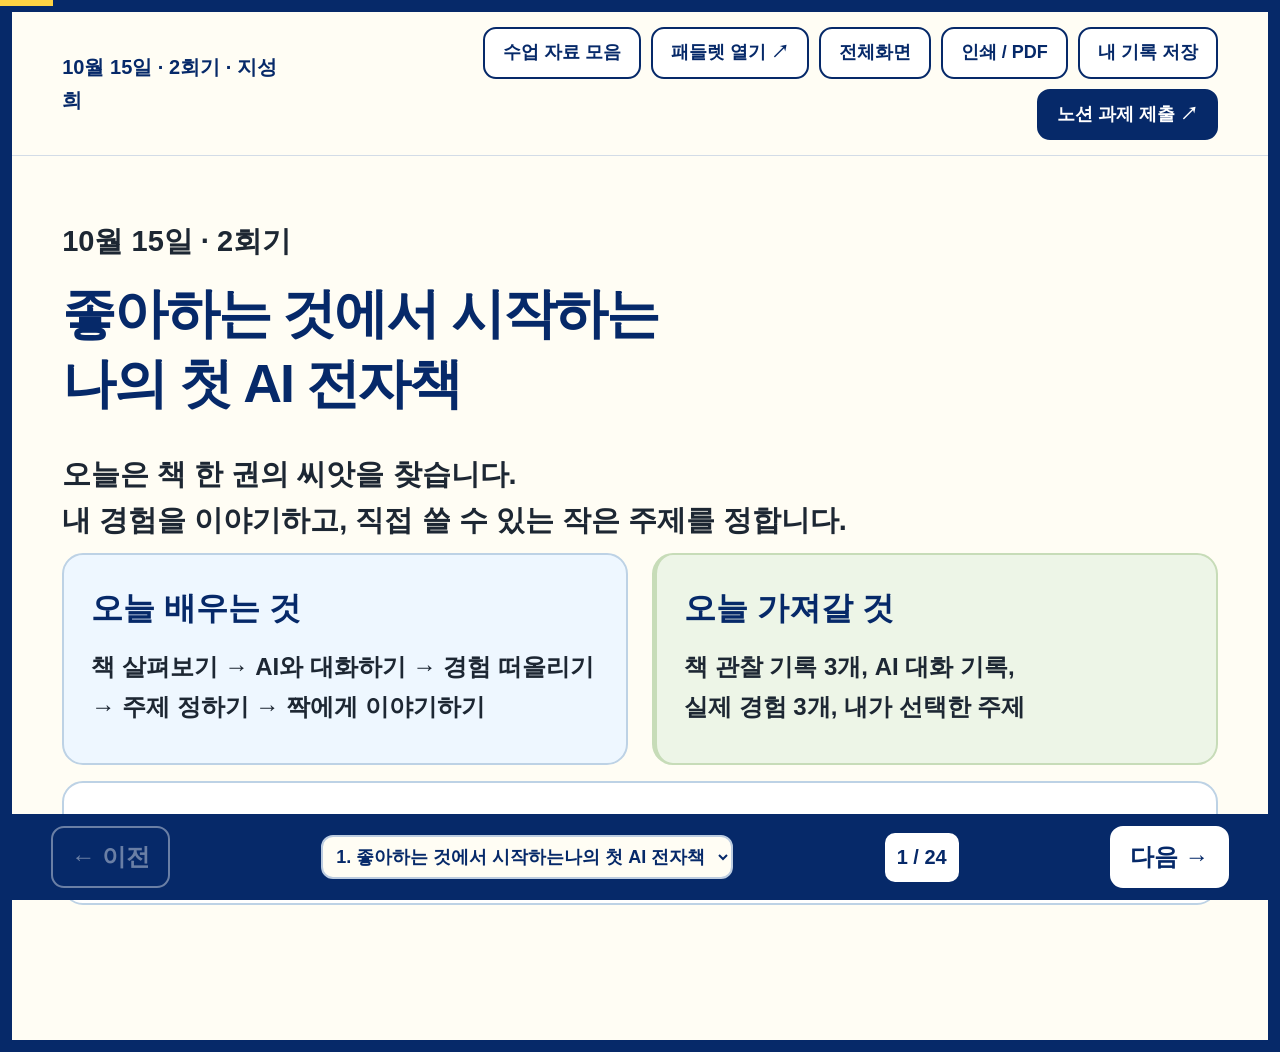
<file: lesson.html>
<!doctype html>
<html lang="ko"><head><meta charset="utf-8"><meta name="viewport" content="width=device-width,initial-scale=1"><title>10월 15일 · 2회기 | 나의 첫 AI 전자책</title>
<style>
:root{--ink:#233d3d;--green:#23645c;--cream:#f7f5ed;--line:#d7e1db}*{box-sizing:border-box}body{margin:0;background:var(--cream);color:var(--ink);font:22px/1.65 "Malgun Gothic",sans-serif}header{background:#fff;border-bottom:1px solid var(--line);padding:12px 5%;display:flex;align-items:center;justify-content:space-between;gap:12px}header b{font-size:19px}button,a.button{font:inherit;cursor:pointer;border:1px solid var(--green);border-radius:12px;padding:9px 18px;background:#fff;color:var(--green);text-decoration:none;display:inline-block}button:hover,a.button:hover{background:#e6f1ec}button:focus-visible,a:focus-visible,textarea:focus-visible,select:focus-visible{outline:4px solid #e0a63b;outline-offset:3px}button.primary,a.primary{background:var(--green);color:white}button:disabled{opacity:.4;cursor:default}main{max-width:1160px;margin:24px auto 110px;padding:0 24px}.slide{display:none}.slide.active{display:block;animation:appear .2s ease}@keyframes appear{from{opacity:.2}to{opacity:1}}.tag{color:var(--green);font-size:18px;font-weight:bold;letter-spacing:1px}h1{font-size:clamp(32px,4vw,54px);line-height:1.3;margin:14px 0 22px}h2{font-size:30px;margin:0 0 12px}h3{font-size:24px;margin:0 0 10px}p{margin:10px 0}ul,ol{padding-left:30px}.lead{font-size:26px}.grid{display:grid;grid-template-columns:1fr 1fr;gap:18px}.card{background:#fff;border:1px solid var(--line);border-radius:18px;padding:24px;margin:16px 0}.grid .card{margin:0}.why{background:#e8f0e9;border-left:6px solid var(--green)}.sample{background:#fff2d9}.small{font-size:18px}.muted{color:#5a6d68}.step{display:flex;gap:16px;padding:15px 0;border-bottom:1px solid var(--line)}.step b{color:var(--green);min-width:42px}pre{font:inherit;font-size:20px;white-space:pre-wrap;background:#eef3f0;padding:20px;border-radius:14px;margin:12px 0}label{display:block;margin:12px 0}textarea{width:100%;min-height:110px;resize:vertical;border:1px solid #a7bcb0;border-radius:10px;padding:12px;font:inherit;background:#fff}details{background:#edf0ea;border-radius:12px;padding:16px;margin:20px 0;font-size:18px}summary{cursor:pointer;font-weight:bold}table{width:100%;border-collapse:collapse;font-size:20px}td,th{padding:12px;border-bottom:1px solid var(--line);text-align:left}th{background:#edf2ec}nav{position:fixed;bottom:0;left:0;right:0;background:#fff;border-top:1px solid var(--line);padding:12px 5%;display:flex;gap:12px;align-items:center;justify-content:space-between}select{font:inherit;font-size:18px;max-width:48%;padding:9px;border:1px solid #bbcbbf;border-radius:10px}progress{width:100%;height:7px;accent-color:var(--green)}.status{font-size:17px;color:var(--green)}.check label{padding:9px 0}input[type=checkbox]{width:24px;height:24px;accent-color:var(--green);margin-right:10px}.big{font-size:64px;color:var(--green);font-weight:bold}a{color:var(--green)}@media(max-width:700px){body{font-size:20px}.grid{grid-template-columns:1fr}header{flex-wrap:wrap}main{padding:0 16px}.card{padding:18px}nav{padding:9px;gap:5px}nav button{font-size:18px;padding:8px 10px}select{max-width:44%;font-size:15px}table{font-size:17px}h2{font-size:27px}}@media print{header button,nav,.copy,.status{display:none!important}body{font-size:13px;background:white}main{margin:0;padding:0}.slide{display:block!important;break-before:page}.slide:first-child{break-before:auto}h1{font-size:25px}h2{font-size:20px}h3{font-size:17px}.lead,pre,table{font-size:14px}.card{padding:14px;break-inside:avoid}.grid{display:block}textarea{min-height:70px}.small,details{font-size:12px}details>div{display:block!important}}

.card{background:#edf7ff;border-color:#c5deee}.why{background:#fff4cc;border-left-color:#b38b27;border-color:#eadba0}.sample{background:#fff0cd;border-color:#edd6a1}pre{background:#f2f9ff;border:1px solid #c5deee}.teacher-note{background:#e5f3ff;border-left:5px solid #4a86aa;font-size:20px;line-height:1.8}.teacher-note h3{color:#22546e}.timer-box{background:#e8f5ff;text-align:center}.timer-time{font-size:clamp(65px,10vw,110px);font-weight:700;font-variant-numeric:tabular-nums;letter-spacing:3px;color:#225b77;line-height:1.4}.timer-controls{display:flex;justify-content:center;gap:12px;flex-wrap:wrap;margin:20px 0}.timer-message{font-size:20px;min-height:33px}.timer-box progress{height:12px;max-width:620px;accent-color:#c39a36}header>div{display:flex;gap:10px;flex-wrap:wrap;justify-content:flex-end}.notion-top{font-size:20px}@media(max-width:700px){.teacher-note{font-size:19px}header>div{justify-content:flex-start}.notion-top,header button{font-size:17px;padding:8px 12px}.timer-controls button{font-size:19px}}@media print{.notion-top,.timer-controls, .timer-box progress{display:none!important}.timer-time{font-size:35px}.teacher-note{font-size:13px}}

/* 색상 역할: 흰색=직접 사용·작성, 노란색=예시, 연두색=이유·확인, 하늘색=설명·안내 */
.card{background:#eef7ff;border:1px solid #c6deef}
.card.writing,textarea,pre{background:#ffffff}
.card.writing{border-color:#c6deef}
pre{border:1px solid #c6deef}
.card.sample{background:#fff3ce;border-color:#ead79f}
.card.why,.card.check{background:#edf5e7;border-color:#cddfbd}
.card.why{border-left:5px solid #8ca675}
.teacher-note{background:#eef7ff;border-color:#c6deef;border-left-color:#83b4d3}
.timer-box{background:#eef7ff}
.slide>h1:first-child{margin-top:16px}
@media print{.card,pre,textarea{-webkit-print-color-adjust:exact;print-color-adjust:exact}}
.card.schedule-card{background:#ffffff}.schedule-card thead th{background:#fff3ce}

.notice-label{color:#245c9a;font-weight:700}.notice-text{color:var(--ink);font-weight:700}.teacher-note>div{font-weight:700}

/* 이천 AI 웹 교안 참고: 남색 프레임, 크림색 바탕, 큰 제목, 노란색 진행 표시 */
:root{--green:#062969;--ink:#1d2733;--cream:#fffdf4;--line:#bccce0;--navy:#062969;--yellow:#ffd344}
html{background:var(--navy)}body{border:12px solid var(--navy);min-height:100vh;background:var(--cream);font-size:24px;font-weight:600}
header{background:var(--cream);padding:15px 4%;border-bottom:1px solid #d3dce7;gap:15px}header b{color:var(--navy);font-size:20px}header button,header a.button{font-size:18px;min-height:45px}
main{max-width:1280px;margin:42px auto 135px;padding:0 4%}.slide{padding-top:10px}h1{color:var(--navy);font-size:clamp(38px,4.2vw,64px);font-weight:800;line-height:1.3;letter-spacing:-.04em;margin-bottom:32px}h2,h3{color:var(--navy);font-weight:800}h2{font-size:32px}.lead{font-size:29px;line-height:1.6}
.card{border-width:2px;border-radius:21px;padding:27px;background:#eef7ff;border-color:#bdd2e5}.grid{gap:24px}.card.why{background:#edf5e7;border-color:#c7dcb8;border-left-width:5px}.card.sample{background:#fff1c6;border-color:#e5cf88}.card.writing,pre,textarea,.card.schedule-card{background:#fff}.teacher-note{background:#eef7ff;border-left-color:#7fa6cd}.card.small{font-size:20px}.small{font-size:20px}.notice-label{color:#0b57a3}
button,a.button{border-radius:13px;border-width:2px;font-weight:700;min-height:50px}button.primary,a.primary{background:var(--navy);border-color:var(--navy)}button:hover,a.button:hover{background:#e2ebfa}button.primary:hover,a.primary:hover{background:#124080;color:#fff}.timer-time{color:#087349}.timer-box progress{accent-color:#d9a72a}textarea{font-size:23px;line-height:1.7;min-height:130px;border-width:2px}pre{font-size:22px;line-height:1.65;border-width:2px}
nav{background:var(--navy);color:white;border:0;padding:12px 4%;gap:12px;min-height:84px}nav button{background:var(--navy);color:#fff;border-color:#fff}nav button.primary{background:#fff;color:var(--navy);border-color:#fff}nav button:hover{background:#214987;color:#fff}nav button.primary:hover{background:var(--yellow);color:var(--navy)}nav select{background:#fffdf4;border:2px solid #bccce0;color:var(--navy);font-weight:700;font-size:18px;border-radius:12px}#counter{background:#fff;color:var(--navy);font-weight:800;border-radius:10px;padding:8px 12px;white-space:nowrap}.lesson-progress{position:fixed;top:0;left:0;height:6px;background:var(--yellow);z-index:20;transition:width .2s ease}
@media(max-width:700px){body{border-width:6px;font-size:21px}main{padding:0 16px;margin-top:24px;margin-bottom:185px}header{padding:12px 16px}header>div{gap:8px}header b{font-size:18px}header button,header a.button{font-size:15px;padding:7px 10px;min-height:42px}h1{font-size:35px;margin-bottom:25px}h2{font-size:27px}.lead{font-size:23px}.card{padding:20px}.grid{gap:16px}.small{font-size:18px}pre,textarea{font-size:20px}nav{padding:10px 12px;flex-wrap:wrap;justify-content:center}nav select{font-size:15px;max-width:100%;width:100%;order:5}#counter{font-size:16px}nav button{font-size:17px}.lesson-progress{height:4px}}
@media print{html{background:white}body{border:0;font-size:13px}main{margin:0;padding:0}header{padding:0}.lesson-progress{display:none}.card{padding:14px}h1{font-size:26px}.lead,pre,textarea{font-size:14px}.small{font-size:12px}}

.card.timer-box{background:#ffffff}
.timer-box progress{appearance:none;-webkit-appearance:none;background:#f2eedc;border:0;border-radius:8px;overflow:hidden;accent-color:#ffd344}
.timer-box progress::-webkit-progress-bar{background:#f2eedc;border-radius:8px}
.timer-box progress::-webkit-progress-value{background:#ffd344;border-radius:8px}
.timer-box progress::-moz-progress-bar{background:#ffd344;border-radius:8px}

.concept-infographic{margin:10px 0 20px}.concept-infographic img{display:block;width:100%;height:auto;border-radius:18px}@media print{.concept-infographic img{max-height:220mm;object-fit:contain}}

.answer-example{display:block;background:#fff1c6;border:1px solid #e5cf88;border-radius:12px;padding:16px;margin:12px 0;font-size:20px;line-height:1.7}.optional-work{background:#edf5e7}.optional-work textarea{margin-top:12px}.optional-work summary{color:#0b57a3;font-size:22px}

.book-list{display:block}.book-list textarea{min-height:90px}.book-list .card{margin:20px 0}

.card.writing.book-record{background:#ffffff}.card.writing.book-record-even{background:#fffbea}.book-record textarea{background:#ffffff}

.image-mark{display:inline-block;font-size:.85em;vertical-align:baseline;margin-left:4px}

.web-links{display:flex;flex-wrap:wrap;gap:12px;margin:16px 0}.web-links .button{flex:1 1 220px;text-align:center}
</style></head><body><div class="lesson-progress" id="lessonProgress" aria-hidden="true"></div>
<header><b>10월 15일 · 2회기 · 지성희</b><div><a class="button" href="index.html">수업 자료 모음</a><a class="button" href="https://padlet.com/newstarmommy/10-15-2-ai-s024iefj7w00nr9gsix9" target="_blank" rel="noopener">패들렛 열기 ↗</a><button id="fullscreen" type="button">전체화면</button> <button id="print">인쇄 / PDF</button> <button id="export">내 기록 저장</button> <a class="button primary notion-top" href="https://lemon-swing-3e8.notion.site/3f96db36d42280f18759d3d16a519f60" target="_blank" rel="noopener">노션 과제 제출 ↗</a></div></header>
<main>
<section class="slide"><p class="lead"><b>10월 15일 · 2회기</b></p><h1>좋아하는 것에서 시작하는<br>나의 첫 AI 전자책</h1><p class="lead">오늘은 책 한 권의 씨앗을 찾습니다.<br>내 경험을 이야기하고, 직접 쓸 수 있는 작은 주제를 정합니다.</p><div class="grid"><div class="card"><h2>오늘 배우는 것</h2><p>책 살펴보기 → AI와 대화하기 → 경험 떠올리기 → 주제 정하기 → 짝에게 이야기하기</p></div><div class="card why"><h2>오늘 가져갈 것</h2><p>책 관찰 기록 3개, AI 대화 기록,<br>실제 경험 3개, 내가 선택한 주제</p></div></div><div class="card small notice" style="background:#ffffff"><span class="notice-label">💡 안내 · 준비물</span> <strong class="notice-text"> 스마트폰·충전기·이메일 접속 준비·종이 또는 메모 앱.<br>입력이 어려우면 말로 이야기하거나 종이에 적어도 됩니다.</strong></div></section>
<section class="slide"><h1>천천히 차곡차곡 하나씩 해봅니다</h1><div class="card schedule-card"><table><thead><tr><th scope="col">순서</th><th scope="col">활동</th><th scope="col">시간</th></tr></thead><tbody><tr><td>1</td><td>좋아하는 책과 표지 살펴보기</td><td>30분</td></tr><tr><td>2</td><td>필요한 웹 접속 · 제미나이와 대화하기</td><td>35분</td></tr><tr><td>3</td><td>휴식</td><td>10분</td></tr><tr><td>4</td><td>내 경험 3가지 기록하기</td><td>55분</td></tr><tr><td>5</td><td>AI와 작은 책 주제 정하기</td><td>70분</td></tr><tr><td>6</td><td>휴식</td><td>10분</td></tr><tr><td>7</td><td>짝 대화·수정·제출</td><td>30분</td></tr></tbody></table></div><p class="small notice"><span class="notice-label">💡 안내</span> <strong class="notice-text">활동 순서와 시간을 확인하며 하나씩 진행해보세요.</strong></p></section>
<section class="slide"><h1>책을 살펴보고, 내 책에 적용합니다</h1><figure class="concept-infographic"><img src="concept-01.png" alt="수업용 가상 책의 표지, 목차, 본문 예시입니다. 표지는 책의 이름과 첫인상, 목차는 이야기의 순서, 본문은 읽는 글과 사진입니다. 사진 한 장과 짧은 글이 있다는 관찰에서 부담 없이 읽을 수 있다는 느낌을 정리하고, 내 산책 사진과 짧은 글을 함께 넣는 방향으로 적용합니다."></figure><p class="small notice"><span class="notice-label">💡 안내</span> <strong class="notice-text">이미지는 수업용 가상 예시입니다. 다음 화면에서 개념과 원리를 정리합니다.</strong></p></section><section class="slide"><h1>책을 보면, 내 책의 모습이 보입니다</h1><div class="grid"><div class="card"><h2>개념 · 세 가지 역할 <span class="image-mark" role="img" aria-label="이미지 설명이 있는 내용" title="이미지 설명이 있는 내용">🖼️</span></h2><p><b>표지:</b> 책의 이름과 첫인상<br><b>목차:</b> 이야기의 순서<br><b>본문:</b> 실제로 읽는 글과 사진</p></div><div class="card why"><h2>원리 · 관찰과 느낌을 나누기 <span class="image-mark" role="img" aria-label="이미지 설명이 있는 내용" title="이미지 설명이 있는 내용">🖼️</span></h2><p>먼저 눈으로 확인한 특징을 찾고, 그 특징이 왜 마음에 드는지 생각합니다.</p><p><b>활동이 필요한 이유:</b> 내 책의 말투·사진·배치를 선택할 참고 기준을 얻습니다.</p></div></div><div class="card sample"><h3>수업용 가상 예시 <span class="image-mark" role="img" aria-label="이미지 설명이 있는 내용" title="이미지 설명이 있는 내용">🖼️</span></h3><p>관찰: “사진 한 장과 짧은 글이 있어요.”<br>느낌: “부담 없이 읽을 수 있어 좋아요.”<br>내 책에 적용: “내 산책 사진과 짧은 글을 함께 넣고 싶어요.”</p></div><aside class="card teacher-note"><h3><span class="notice-label">💡 안내 · 책을 살펴보는 방법</span></h3><div>공개된 책 소개·목차·미리보기를 살펴보세요. 미리보기가 없으면 글의 말투는 추측하지 않으셔도 됩니다. 마음에 드는 특징을 참고하되, 다른 책의 문장이나 이미지를 내 작품에 그대로 가져오지 않습니다. 접속이 어렵다면 준비된 책 예시로 활동하셔도 됩니다.</div></aside></section>
<section class="slide"><h1>디카시 · 사진과 짧은 시가 만납니다</h1><figure class="concept-infographic"><img src="concept-02.png" alt="디카시는 직접 찍은 사진과 5행 이내의 짧은 시가 함께 하나의 작품을 이룹니다. 발견하기, 사진 찍기, 시로 표현하기 순서로 만들어봅니다. 수업용 가상 예시 틈은 돌 틈의 꽃과 3행의 시로 구성되며, 예시 이미지는 AI 생성입니다."></figure><p class="small notice"><span class="notice-label">💡 안내</span> <strong class="notice-text">사진과 시가 함께 의미를 만드는 표현 방식입니다. 실제 창작에는 본인이 직접 찍은 사진과 직접 쓴 시를 사용합니다.</strong></p><p class="small">개념 참고: <a href="https://dicapoem.net/bbs/board.php?bo_table=board_board&amp;wr_id=63" target="_blank" rel="noopener">한국디카시연구소 · 디카시 형식에 관하여</a></p></section><section class="slide"><h1>마음에 드는 책 3권을 살펴보세요</h1><div class="card"><h2>전자책 살펴보기</h2><div class="web-links"><a class="button" href="https://bookk.co.kr/bookStore" target="_blank" rel="noopener">부크크 전자책 ↗</a><a class="button" href="https://ebook.kyobobook.co.kr/" target="_blank" rel="noopener">교보문고 전자책 ↗</a><a class="button" href="https://www.aladin.co.kr/home/webookmain.aspx" target="_blank" rel="noopener">알라딘 전자책 ↗</a><a class="button" href="https://www.yes24.com/Mall/Main/eBook" target="_blank" rel="noopener">예스24 전자책 ↗</a></div><p class="small"><span class="notice-label">💡 부크크 안내</span> <strong>서점이 열리면 ‘이주의 책’에서 ‘전자책’을 선택해주세요.</strong></p></div><div class="card"><div class="step"><b>1</b><span>책 제목·표지·목차·공개 미리보기를 봅니다.</span></div><div class="step"><b>2</b><span>눈으로 확인한 특징과 좋아하는 이유를 따로 적습니다.</span></div><div class="step"><b>3</b><span>책의 공유 링크를 붙여주시고, 마음에 든 부분과 이유를 적어주세요. 표지 이미지는 노션 폼에 첨부할 수 있습니다.</span></div></div><div class="book-list"><div class="card writing book-record"><h2>1. 책 기록</h2><label>책 1 · 책 제목<textarea data-note="book1_title" placeholder="예: 내가 좋아하는 책의 제목"></textarea></label><label>책 1 · 카테고리<textarea data-note="book1_category" placeholder="예: 에세이, 여행, 요리, 사진"></textarea></label><label>책 1 · 책 공유 링크(URL)<textarea data-note="book1_url" placeholder="https:// 로 시작하는 책 소개·공유 링크를 붙여주세요."></textarea></label><label>책 1 · 책이 마음에 든 부분<textarea data-note="book1_part" placeholder="예: 표지의 색감 / 제목의 표현 / 본문의 사진과 짧은 글"></textarea></label><label>책 1 · 마음에 든 이유<textarea data-note="book1_reason" placeholder="예: 사진과 짧은 글이 함께 있어 편하게 읽을 수 있습니다."></textarea></label></div><div class="card writing book-record book-record-even"><h2>2. 책 기록</h2><label>책 2 · 책 제목<textarea data-note="book2_title" placeholder="예: 내가 좋아하는 책의 제목"></textarea></label><label>책 2 · 카테고리<textarea data-note="book2_category" placeholder="예: 에세이, 여행, 요리, 사진"></textarea></label><label>책 2 · 책 공유 링크(URL)<textarea data-note="book2_url" placeholder="https:// 로 시작하는 책 소개·공유 링크를 붙여주세요."></textarea></label><label>책 2 · 책이 마음에 든 부분<textarea data-note="book2_part" placeholder="예: 표지의 색감 / 제목의 표현 / 본문의 사진과 짧은 글"></textarea></label><label>책 2 · 마음에 든 이유<textarea data-note="book2_reason" placeholder="예: 사진과 짧은 글이 함께 있어 편하게 읽을 수 있습니다."></textarea></label></div><div class="card writing book-record"><h2>3. 책 기록</h2><label>책 3 · 책 제목<textarea data-note="book3_title" placeholder="예: 내가 좋아하는 책의 제목"></textarea></label><label>책 3 · 카테고리<textarea data-note="book3_category" placeholder="예: 에세이, 여행, 요리, 사진"></textarea></label><label>책 3 · 책 공유 링크(URL)<textarea data-note="book3_url" placeholder="https:// 로 시작하는 책 소개·공유 링크를 붙여주세요."></textarea></label><label>책 3 · 책이 마음에 든 부분<textarea data-note="book3_part" placeholder="예: 표지의 색감 / 제목의 표현 / 본문의 사진과 짧은 글"></textarea></label><label>책 3 · 마음에 든 이유<textarea data-note="book3_reason" placeholder="예: 사진과 짧은 글이 함께 있어 편하게 읽을 수 있습니다."></textarea></label></div></div><div id="extraBooks"></div><button type="button" id="addBook">＋ 책 기록 칸 추가</button><p class="small" id="bookAddStatus" role="status">기본 3권을 살펴보세요. 시간이 남으면 버튼을 눌러 4권, 5권 이상도 기록하실 수 있습니다.</p><div class="card why notice"><span class="notice-label">💡 안내 · 확인</span> <strong class="notice-text">“예쁘다”에서 한 걸음 더 나아가, 어떤 색·사진·배치가 좋은지 말할 수 있나요?</strong></div><p class="small notice"><span class="notice-label">💡 안내</span> <strong class="notice-text">책 표지는 관찰 자료로 제출합니다. 내 전자책에 사용할 이미지는 직접 준비하거나 사용 조건을 확인합니다.</strong></p><details class="optional-work"><summary>🌱 먼저 마치셨다면 · 내 취향을 더 알아보세요 · 5~10분</summary><p>추가로 자신의 취향을 더 알기 위해 마음에 드는 카테고리와 책을 찾아보세요.</p><p>책은 공유 링크를 넣어주시고, 마음에 든 이유를 작성해주세요.</p><p>‘책 기록 칸 추가’를 누르면 4권, 5권 이상도 같은 형식으로 기록하실 수 있습니다. 마음에 든 부분은 표지·제목·본문 등으로 적어주세요.</p></details></section>
<section class="slide"><h1>AI는 이야기를 돕는 조력자입니다</h1><div class="grid"><div class="card"><h2>개념 · 질문과 초안</h2><p><b>프롬프트:</b> AI에게 건네는 질문이나 부탁.<br><b>초안:</b> 확인하고 고쳐 쓸 첫 번째 글.</p></div><div class="card why"><h2>원리 · 마지막 판단은 내가</h2><p>AI는 그럴듯하지만 틀린 답도 만들 수 있습니다. 내가 겪은 일과 맞는지 직접 확인합니다.</p><p><b>활동이 필요한 이유:</b> 타이핑이 어려워도 음성으로 경험을 말하고, 질문을 받아 소재를 떠올릴 수 있습니다.</p></div></div><div class="card"><h3>필요한 웹 접속</h3><p>① 아래 서점에서 관심 있는 카테고리와 전자책을 살펴보세요.<br>② 제미나이를 열고 글이나 화면에 제공되는 음성 입력으로 대화해보세요.<br>③ 답에서 내 경험과 맞는 내용과 고칠 내용을 찾아보세요.</p><div class="web-links"><a class="button" href="https://bookk.co.kr/bookStore" target="_blank" rel="noopener">부크크 전자책 ↗</a><a class="button" href="https://ebook.kyobobook.co.kr/" target="_blank" rel="noopener">교보문고 전자책 ↗</a><a class="button" href="https://www.aladin.co.kr/home/webookmain.aspx" target="_blank" rel="noopener">알라딘 전자책 ↗</a><a class="button" href="https://www.yes24.com/Mall/Main/eBook" target="_blank" rel="noopener">예스24 전자책 ↗</a></div><p class="small"><span class="notice-label">💡 부크크 안내</span> <strong>서점이 열리면 ‘이주의 책’에서 ‘전자책’을 선택해주세요.</strong></p><h3>제미나이와 대화하기</h3><a class="button primary" href="https://gemini.google.com/" target="_blank" rel="noopener">제미나이 열기 ↗</a></div><aside class="card teacher-note"><h3><span class="notice-label">💡 안내 · 접속이 어려울 때</span></h3><div>비밀번호와 인증번호는 직접 입력하시고 다른 사람에게 알려주지 마세요. 접속이 어렵다면 먼저 종이나 스마트폰 메모에 경험을 적어주세요. 음성 기능이나 화면은 기기·계정에 따라 다를 수 있습니다.</div></aside></section>
<section class="slide"><h1>“좋아하는 것은 산책이에요.”</h1><div class="card prompt-wrap"><h2>아래 요청문을 내 말로 바꿔보세요</h2><div class="card sample prompt-guide"><p><span class="notice-label">💡 요청문 사용 안내</span> <strong>[ ] 안의 내용은 자신의 상황에 맞는 단어나 문장으로 바꿔 넣을 수 있습니다. 대괄호 [ ]는 지우고 내용을 넣어주세요.</strong></p><p>예: [좋아하는 것] → 산책<br>바꾼 문장: 내가 좋아하는 것은 산책이야.</p></div><pre id="prompt1">나는 첫 전자책을 만드는 초보자야.
내가 좋아하는 것은 [좋아하는 것]이야.
실제로 겪은 일을 떠올릴 수 있도록 쉬운 질문을 한 번에 하나씩 해줘.
내 답을 기다렸다가 다음 질문을 해줘.
내가 말하지 않은 사건·대화·감정은 만들지 마.</pre><button class="copy" data-copy="prompt1">요청문 복사</button><span class="status" aria-live="polite"></span></div><div class="card sample"><p>AI 질문: “산책하다 기억에 남은 장면이 있나요?”<br>내 답: “집 앞 길에서 처음 작은 꽃을 발견한 날이요.”</p></div><label>AI와 나눈 이야기 중 남기고 싶은 내용<textarea data-note="ai"></textarea></label><p class="notice"><span class="notice-label">💡 안내 · 확인</span> <strong class="notice-text">AI의 답에 내가 말하지 않은 경험이 들어 있으면 지우거나 고쳐달라고 요청하세요.</strong></p><details class="optional-work"><summary>🌱 먼저 마치셨다면 · AI에게 한 번 더 물어보세요 · 5분</summary><p>처음 받은 답에서 너무 넓거나 내 경험과 맞지 않는 부분 한 가지를 골라보세요. “제가 실제로 겪은 범위로 줄여서 질문 하나만 해주세요”라고 요청하고, 달라진 점을 기록해보세요.</p></details></section>
<section class="slide"><h1>잠시 쉬어갑니다</h1><div class="card"><div class="big">10분 휴식</div><div class="timer-box card" data-timer="1"><div class="timer-time" aria-label="남은 휴식 시간">10:00</div><progress value="600" max="600" aria-label="남은 휴식 시간"></progress><div class="timer-controls"><button type="button" data-action="start" class="primary">시작</button><button type="button" data-action="pause">일시정지</button><button type="button" data-action="reset">10분으로 초기화</button></div><p class="timer-message" role="status">이 휴식 화면에 처음 들어오면 타이머가 시작됩니다.</p></div><p>눈과 손을 쉬고, 스마트폰 충전을 확인하세요.</p><p>돌아오면 실제 경험 3가지를 기록합니다.</p></div></section>
<section class="slide"><h1>좋아하는 것에 내 경험을 더합니다</h1><figure class="concept-infographic"><img src="concept-03.png" alt="관심사에 실제 경험을 더하고, 관찰과 기록으로 의미와 글감을 찾는 과정"></figure><p class="small">개념 참고: <a href="https://ncte.org/statement/teaching-writing/" target="_blank" rel="noopener">NCTE 글쓰기 원리 — 경험·관찰, 독자·목적·맥락</a></p><p class="small notice"><span class="notice-label">💡 안내</span> <strong class="notice-text">관심사에 실제 경험을 더하고, 언제·어디서·무엇을 했는지 떠올려보세요.</strong></p></section><section class="slide"><h1>개념과 원리 정리 · 가상 경험 카드</h1><div class="grid"><div class="card"><h2>개념 · 관심사와 경험 <span class="image-mark" role="img" aria-label="이미지 설명이 있는 내용" title="이미지 설명이 있는 내용">🖼️</span></h2><p><b>관심사:</b> 좋아하거나 궁금한 분야.<br><b>경험:</b> 내가 실제로 겪거나 해본 일.</p><p>“요리를 좋아해요” → 관심사<br>“처음 가족에게 된장국을 끓였어요” → 경험</p></div><div class="card why"><h2>원리 · 구체적인 장면부터 <span class="image-mark" role="img" aria-label="이미지 설명이 있는 내용" title="이미지 설명이 있는 내용">🖼️</span></h2><p>언제·어디서·무엇을 했는지 적으면 독자에게 전할 글의 재료가 생깁니다.</p><p><b>활동이 필요한 이유:</b> 경험 카드가 다음 차시의 목차와 실제 집필 소재로 이어집니다.</p></div></div><div class="card sample"><h3>수업용 가상 경험 카드 <span class="image-mark" role="img" aria-label="이미지 설명이 있는 내용" title="이미지 설명이 있는 내용">🖼️</span></h3><p><b>상황:</b> 봄날 집 앞 산책길에서<br><b>내 행동:</b> 평소 지나치던 꽃을 사진으로 찍었다.<br><b>관찰:</b> 다음 날에도 같은 자리에 꽃이 있었다.<br><b>내 해석:</b> 천천히 걸으면 익숙한 길도 새롭게 느껴진다.</p></div><aside class="card teacher-note"><h3><span class="notice-label">💡 안내 · 경험을 정리하는 방법</span></h3><div>상황·내 행동·관찰·내 해석을 나누어 적어보세요. 실제로 본 내용과 그 일에 대한 생각을 구별하는 데 도움이 됩니다. 모든 글을 꼭 이 순서로 쓸 필요는 없습니다. 기억이 불분명하면 그대로 표시하셔도 됩니다.</div></aside></section>
<section class="slide"><h1>가상 경험 카드 · 산책길에서 만난 꽃</h1><figure class="concept-infographic"><img src="concept-04.png" alt="가상 예시: 봄날 산책길에서 꽃을 촬영한 상황, 행동, 관찰, 해석을 나눈 경험 카드"></figure><p class="small"><b>💡 안내 · 이해를 돕기 위한 가상 예시입니다. 내 경험을 적을 때는 실제로 겪은 내용을 사용하세요.</b></p></section>
<section class="slide"><h1>작은 일상도 글의 재료가 됩니다</h1><figure class="concept-infographic"><img src="concept-05.png" alt="글감은 사건의 크기만으로 정해지지 않습니다. 식물을 돌본 일, 처음 끓인 국, 산책길에서 본 꽃도 자세히 관찰하고 기록하며 생각을 더하면 글의 재료가 됩니다. 관찰은 보고 한 일을, 성찰은 느끼고 생각한 것을 살펴보는 것입니다. 모든 경험에 교훈이 있어야 하는 것은 아닙니다."></figure><details><summary>이미지 내용을 글로 읽기</summary><p>글감은 사건의 크기만으로 정해지지 않습니다. 식물을 돌본 일, 처음 끓인 국, 산책길에서 본 꽃도 자세히 관찰하고 기록하며 생각을 더하면 글의 재료가 됩니다. 관찰은 보고 한 일을, 성찰은 느끼고 생각한 것을 살펴보는 것입니다. 모든 경험에 교훈이 있어야 하는 것은 아닙니다.</p></details><p class="small">개념 참고: <a href="https://ncte.org/statement/teaching-writing/" target="_blank" rel="noopener">NCTE 글쓰기 교육 원리 — 경험·관찰·성찰과 목적에 따른 글쓰기</a></p></section>
<section class="slide"><h1>거창한 경험이 아니어도 됩니다</h1><p>산책, 식물 돌보기, 요리, 여행, 가족과의 일상 중 떠오르는 장면을 적어보세요.</p><div class="card writing"><label>경험 1 · 상황 / 내가 한 일 / 본 것 / 내 생각<textarea data-note="exp1"></textarea></label><label>경험 2 · 상황 / 내가 한 일 / 본 것 / 내 생각<textarea data-note="exp2"></textarea></label><label>경험 3 · 상황 / 내가 한 일 / 본 것 / 내 생각<textarea data-note="exp3"></textarea></label></div><div class="card why notice"><span class="notice-label">💡 안내 · 확인</span> <strong class="notice-text">내가 직접 겪은 일인가요? 기억나지 않는 내용은 ‘기억나지 않음’으로 남겨도 됩니다.</strong></div><details><summary>막힐 때 참고하세요</summary><div>“처음 해본 날”, “실수한 날”, “생각이 달라진 순간”을 떠올려보세요. 경험이 하나만 떠오르면 그 일을 자세히 적고, 전후 장면이나 다른 날의 경험을 살펴봅니다. 공개하기 어려운 이야기는 건너뛰어도 됩니다.</div></details><details class="optional-work"><summary>🌱 먼저 마치셨다면 · 한 장면을 더 자세히 적어보세요 · 5~10분</summary><p>세 경험 중 하나를 골라 시간·장소·내 행동·눈으로 본 것을 더 적어보세요. 그때의 생각과 지금 돌아보며 든 생각이 다르면 나누어 적어보세요. 기억나지 않는 내용은 만들지 않습니다.</p></details></section>
<section class="slide"><h1>주제는 내 책이 전하려는 중심 생각입니다</h1><figure class="concept-infographic"><img src="concept-06.png" alt="관심 분야는 산책처럼 넓은 재료이고, 경험은 내가 겪은 구체적인 장면입니다. 주제는 그 경험으로 전하려는 중심 생각입니다. 주제와 제목은 다릅니다. 중심 생각은 넣을 내용과 뺄 내용을 고르는 데 도움이 됩니다."></figure><details><summary>이미지 내용을 글로 읽기</summary><p>관심 분야는 산책처럼 넓은 재료이고, 경험은 내가 겪은 구체적인 장면입니다. 주제는 그 경험으로 전하려는 중심 생각입니다. 주제와 제목은 다릅니다. 중심 생각은 넣을 내용과 뺄 내용을 고르는 데 도움이 됩니다.</p></details><p class="small">개념 참고: <a href="https://ncte.org/statement/teaching-writing/" target="_blank" rel="noopener">NCTE 글쓰기 교육 원리 — 경험·관찰·성찰과 목적에 따른 글쓰기</a></p></section>
<section class="slide"><h1>내가 직접 쓸 수 있는 작은 주제</h1><div class="grid"><div class="card"><h2>개념 · 주제와 범위 <span class="image-mark" role="img" aria-label="이미지 설명이 있는 내용" title="이미지 설명이 있는 내용">🖼️</span></h2><p><b>주제:</b> 이 책에서 집중해 전할 이야기.<br><b>범위:</b> 이번 책에 담을 내용과 제외할 내용.</p></div><div class="card why"><h2>원리 · 경험이 주제를 뒷받침해야 <span class="image-mark" role="img" aria-label="이미지 설명이 있는 내용" title="이미지 설명이 있는 내용">🖼️</span></h2><p>주제와 연결되는 경험이 있고, 몇 편의 글로 정리할 수 있어야 합니다.</p><p><b>활동이 필요한 이유:</b> 너무 넓은 주제를 줄이면 집필 방향을 정하기 쉬워집니다.</p></div></div><div class="card sample"><p>넓은 관심사: “건강한 삶”<br>작은 주제: “집 앞 산책길에서 찾은 소소한 즐거움”<br>담을 내용: 내가 걸은 길·발견한 장면·느낀 점<br>제외할 내용: 의학적 효과나 모든 사람에게 맞는 운동법</p></div><aside class="card teacher-note"><h3><span class="notice-label">💡 안내 · 주제를 고르는 방법</span></h3><div>멋진 제목보다 내가 직접 이야기할 수 있는 경험이 있는지 먼저 살펴보세요. 짧은 책에 담을 수 있도록 범위를 줄여보세요. 오늘 선택한 주제는 글을 쓰면서 바꾸셔도 됩니다. 다음 차시에는 내 책을 읽을 사람을 더 구체적으로 생각해봅니다.</div></aside></section>
<section class="slide"><h1>주제 후보 3개를 비교해봅니다</h1><div class="card"><div class="card sample prompt-guide"><p><span class="notice-label">💡 요청문 사용 안내</span> <strong>[ ] 안의 내용은 자신의 상황에 맞는 단어나 문장으로 바꿔 넣을 수 있습니다. 대괄호 [ ]는 지우고 내용을 넣어주세요.</strong></p><p>예: [경험 1 / 경험 2 / 경험 3] → 집 앞 산책길에서 꽃을 찍은 일 / 처음 된장국을 끓인 일 / 화분에 새잎이 난 것을 본 일<br>예시 대신 자신이 실제로 겪은 경험을 넣어주세요.</p></div><pre id="prompt2">내가 실제로 겪은 경험은 다음과 같아.
[경험 1 / 경험 2 / 경험 3]

이 경험으로 쓸 수 있는 작은 전자책 주제 3개를 제안해줘.
각 후보를 다음 항목으로 짧게 비교해줘.
1. 주제 한 문장
2. 연결되는 실제 경험
3. 책에 담을 내용과 제외할 내용
정보가 부족하면 질문을 한 번에 하나씩 해줘.
없는 사건·감정·경력·성과는 추가하지 마.
아직 주제를 결정하지 말고 내가 선택할 때까지 기다려줘.</pre><button class="copy" data-copy="prompt2">요청문 복사</button><span class="status" aria-live="polite"></span></div><p class="small notice"><span class="notice-label">💡 안내</span> <strong class="notice-text">AI에 개인 실명·연락처·타인의 비공개 이야기를 넣지 않습니다. 메모를 익명화하고 필요한 부분만 전달하세요.</strong></p><details class="optional-work" open><summary>🌱 답변을 받은 다음 · 후보를 더 구체적으로 만들어보세요 · 5~10분</summary><p>① AI가 제안한 세 후보 중 관심이 가는 두 개를 골라주세요.<br>② 아래 요청문의 [ ]를 바꿔 같은 AI 대화창에 보내주세요.<br>③ AI의 질문에 실제 경험으로 답하고, 쓰고 싶은 후보 하나를 골라 다음 페이지에 적어주세요.</p><div class="card sample prompt-guide"><p><span class="notice-label">💡 요청문 사용 안내</span> <strong>[ ] 안은 자신의 후보와 경험으로 바꿔주세요. 대괄호는 지우고 단어나 문장을 넣어주세요.</strong></p><p>예: [후보 A] → 산책길에서 찾은 작은 즐거움<br>[후보 B] → 처음 요리하며 배운 것<br>[실제 경험] → 집 앞에서 꽃을 찍은 일 / 처음 된장국을 끓인 일</p><p>첫 요청문으로 답변을 받은 <b>같은 대화창</b>에 이어서 보내주세요.</p></div><pre id="prompt3">방금 제안한 주제 중 [후보 A]와 [후보 B]를 더 살펴보고 싶어.
내가 실제로 겪은 일은 [실제 경험]이야.

먼저 두 후보를 구체화하는 데 필요한 질문을 한 번에 하나씩 해줘.
내 답을 기다린 뒤 다음 질문을 해줘. 질문은 모두 3개 이내로 해줘.
그다음 내가 답한 경험만 바탕으로 두 후보를 다음과 같이 정리해줘.
1. 짧은 전자책에 담을 수 있도록 범위를 줄인 주제 한 문장
2. 내가 직접 쓸 수 있는 구체적인 장면과 더 떠올려볼 장면
3. 책에 담을 내용과 이번에는 제외할 내용

내가 말하지 않은 사건·대화·감정은 만들지 마.
자료가 부족한 부분은 부족하다고 표시해줘.
마지막에 어떤 후보를 쓰고 싶은지 나에게 물어보고, 내가 선택할 때까지 기다려줘.</pre><button type="button" class="copy" data-copy="prompt3">추가 실습 요청문 복사</button><span class="status" aria-live="polite"></span><p class="notice"><span class="notice-label">💡 실습 안내</span> <strong class="notice-text">AI가 정리한 장면 중 실제 경험과 다른 내용은 고쳐주세요. 마음에 드는 주제를 직접 선택하시면 됩니다.</strong></p></details></section>
<section class="slide"><h1>내가 선택한 주제를 적습니다</h1><div class="card writing"><label>내 책의 주제 한 문장<span class="answer-example"><b>예시 답변 · 가상 예시</b><br>천천히 살펴보면 익숙한 집 앞 산책길에서도 작은 즐거움을 찾을 수 있습니다.</span><textarea data-note="topic" placeholder="예시를 참고해 내 경험과 생각을 적어주세요."></textarea></label><label>이 주제에 연결되는 실제 경험<span class="answer-example"><b>예시 답변 · 가상 예시</b><br>지난봄 집 앞을 걷다가 평소 지나치던 꽃을 사진으로 찍었습니다. 다음 날에도 같은 자리의 꽃을 보며 익숙한 길을 다시 살펴보게 되었습니다.</span><textarea data-note="material" placeholder="예시를 참고해 내 경험과 생각을 적어주세요."></textarea></label><label>책에 담을 내용 / 이번에는 제외할 내용<span class="answer-example"><b>예시 답변 · 가상 예시</b><br>담을 내용: 집 앞 산책길에서 꽃을 발견한 장면, 사진을 찍은 일, 다시 걸으며 느낀 점. / 제외할 내용: 전국 산책 명소 소개, 전문적인 식물 설명, 건강 효과에 대한 단정.</span><textarea data-note="scope" placeholder="예시를 참고해 내 경험과 생각을 적어주세요."></textarea></label><label>이 주제를 선택한 이유<span class="answer-example"><b>예시 답변 · 가상 예시</b><br>제가 직접 겪어 자세히 이야기할 수 있는 경험입니다. 익숙한 일상을 새롭게 보고 싶은 분들과 작은 발견의 즐거움을 나누고 싶습니다.</span><textarea data-note="reason" placeholder="예시를 참고해 내 경험과 생각을 적어주세요."></textarea></label></div><div class="card why notice"><span class="notice-label">💡 안내 · 완성 기준</span> <strong class="notice-text">내 경험과 주제가 연결되어 있고, 선택한 이유를 말할 수 있습니다.</strong></div><p>제목을 멋지게 짓는 일은 다음 차시에 합니다. 오늘은 쓸 내용을 먼저 찾습니다.</p><details class="optional-work"><summary>🌱 먼저 마치셨다면 · 첫 문단을 써보세요 · 10분</summary><p>선택한 주제와 연결되는 실제 장면 하나를 3~5문장으로 써보세요. 이어서 이 글을 읽을 사람 한 명과 그 사람이 궁금해할 질문 한 가지를 적어보세요. 제목을 완성하지 않으셔도 됩니다.</p></details></section>
<section class="slide"><h1>잠시 쉬어갑니다</h1><div class="card"><div class="big">10분 휴식</div><div class="timer-box card" data-timer="2"><div class="timer-time" aria-label="남은 휴식 시간">10:00</div><progress value="600" max="600" aria-label="남은 휴식 시간"></progress><div class="timer-controls"><button type="button" data-action="start" class="primary">시작</button><button type="button" data-action="pause">일시정지</button><button type="button" data-action="reset">10분으로 초기화</button></div><p class="timer-message" role="status">이 휴식 화면에 처음 들어오면 타이머가 시작됩니다.</p></div><p>돌아오면 짝에게 내 경험과 책 주제를 이야기합니다.</p></div></section>
<section class="slide"><h1>왜 독자를 생각하며 써야 할까요?</h1><figure class="concept-infographic"><img src="concept-07.png" alt="글쓰기는 독자와 의미를 나누는 소통입니다. 독자·목적·맥락을 생각하고, 독자가 아는 것과 궁금한 것을 고려해 내용과 설명의 양, 말투를 선택합니다."></figure><details><summary>개념 설명을 글로 읽기</summary><p>글쓰기는 독자와 의미를 나누는 소통입니다. 독자 인식은 누가 읽을지, 무엇을 알고 무엇을 궁금해할지 생각하는 것입니다. 목적은 글로 전하려는 것이고, 맥락은 글을 읽는 상황입니다.</p><p>독자와 목적에 따라 필요한 내용, 설명의 양, 말투를 선택합니다. 익숙한 말과 구체적인 예는 독자가 뜻을 이해하는 데 도움이 됩니다. 내가 쓰고 싶은 이야기와 독자가 알고 싶은 것을 연결해보세요.</p></details><p class="small">개념 참고: <a href="https://ncte.org/statement/teaching-writing/" target="_blank" rel="noopener">NCTE 글쓰기 교육 원리 — 독자·목적·상황에 따른 글쓰기</a></p></section>
<section class="slide"><h1>독자를 생각하면 글의 방향이 보입니다</h1><figure class="concept-infographic"><img src="concept-08.png" alt="독자와 목적에 따라 내용, 설명의 양, 말투와 순서를 선택합니다. 가족에게는 함께한 장면과 마음을, 산책 초보자에게는 길과 준비물을 설명합니다."></figure><p class="small">개념 참고: <a href="https://ncte.org/statement/teaching-writing/" target="_blank" rel="noopener">NCTE 글쓰기 원리 — 경험·관찰, 독자·목적·맥락</a></p><details><summary>이미지 내용을 글로 읽기</summary><p>독자는 내 글을 읽을 사람이고, 목적은 글로 전하고 싶은 것입니다. 독자가 이미 아는 것과 궁금해할 것을 생각하면 어떤 내용을 넣고 얼마나 설명할지 정할 수 있습니다. 같은 산책 경험도 가족에게는 함께한 장면과 마음을, 산책을 시작하는 사람에게는 길 찾기와 준비물을 중심으로 쓸 수 있습니다.</p><p><b>누가 읽나요? 무엇이 궁금할까요? 무엇을 전하고 싶나요?</b></p></details></section>
<section class="slide"><h1>내 이야기를 들어줄 첫 독자</h1><div class="card why"><h2>짝 대화가 필요한 이유</h2><p>나는 잘 안다고 생각한 이야기도 듣는 사람은 다르게 이해할 수 있습니다. 설명하고 질문을 듣는 과정에서 빠진 장면과 불분명한 주제를 찾습니다.</p></div><div class="grid"><div class="card"><h2>말하는 사람 · 4분</h2><p>“제가 좋아하는 것은 …입니다.”<br>“기억에 남는 경험은 …입니다.”<br>“이 책에서는 …을 이야기하고 싶어요.”<br>“이 주제를 고른 이유는 …입니다.”</p></div><div class="card"><h2>듣는 사람 · 3분</h2><p>“제가 이해한 이야기는 …예요.”<br>“더 듣고 싶은 장면은 …예요.”<br>“궁금한 것은 …인가요?”</p></div></div><div class="card"><p><b>역할을 바꾸어 7분 더 진행합니다.</b><br>그다음 각자 6분 동안 주제를 수정하거나 선택을 유지합니다. 의견을 모두 따를 필요는 없습니다.</p></div><aside class="card teacher-note"><h3><span class="notice-label">💡 안내 · 짝과 이야기하는 방법</span></h3><div>말하기가 부담스러우면 메모를 보여주거나 공개해도 괜찮은 부분만 이야기하세요. 두 분이 번갈아 말하고 질문을 나눠주세요. 세 분이라면 한 분씩 설명 3분·질문 2분으로 이야기하고, 남은 5분에 생각을 정리하세요. 짝의 의견은 폼에 따로 입력하지 않으셔도 됩니다.</div></aside><details class="optional-work"><summary>🌱 먼저 마치셨다면 · 설명을 한 번 바꾸어보세요 · 5분</summary><p>짝이 궁금해한 부분 한 가지를 골라 짧은 설명이나 구체적인 장면을 덧붙여보세요. 짝도 준비가 되었다면 바꾼 문장을 읽어드리고 뜻이 전달되는지 물어보세요. 혼자 문장을 읽어보셔도 됩니다.</p></details></section>
<section class="slide"><h1>오늘 만든 것을 남겨두세요</h1><div class="card"><h2>제출하는 이유</h2><p>오늘의 자료를 모아 다음 차시의 독자·목차·기획서 작성에 이어 사용합니다. 제출한 기록을 모으면 내 책이 만들어지는 과정을 다시 살펴볼 수 있습니다.</p></div><div class="card"><h3>2회기 · 오늘의 결과물 제출</h3><p>수강생 번호 / 책 3권과 추가 책 기록 / 제미나이 대화 / 실제 경험 3가지 / 선택한 주제·경험·범위·이유</p><p class="small"><span class="notice-label">💡 안내</span> <strong>책마다 제목·카테고리·공유 링크·마음에 든 부분과 이유를 적어주세요. 4권 이상은 추가 책 기록 칸에 이어 적어주세요. 표지·이미지는 선택 첨부입니다.</strong></p><a class="button primary" target="_blank" rel="noopener" href="https://lemon-swing-3e8.notion.site/3f96db36d42280f18759d3d16a519f60">2회기 결과물 제출하기 ↗</a></div><div class="card check"><h3>오늘의 완성 확인</h3><label><input type="checkbox">책의 특징과 좋아하는 이유를 적었습니다.</label><label><input type="checkbox">AI 답을 내 경험과 비교했습니다.</label><label><input type="checkbox">실제 경험 3가지와 작은 주제를 기록했습니다.</label><label><input type="checkbox">짝에게 주제를 설명하고 질문을 들었습니다.</label><label><input type="checkbox">내 기록을 파일이나 메모로 보관했습니다.</label></div><p class="notice"><span class="notice-label">💡 안내 · 다음 준비</span> <strong class="notice-text">오늘 선택한 주제와 연결되는 경험·사진을 더 찾아오세요. 추가 자료가 없어도 수업에 참여할 수 있습니다.</strong></p><aside class="card teacher-note"><h3><span class="notice-label">💡 안내 · 오늘의 결과물을 보관하는 방법</span></h3><div>2회기 노션 폼 한 곳에 책 3권·제미나이 대화·경험·주제를 제출하세요. 추가로 살펴본 책은 선택 항목에 이어 적어주세요. 폼에 제출한 뒤에도 원래 메모나 파일은 따로 보관하세요. 접속이 어렵다면 기록부터 저장하고 나중에 제출하셔도 됩니다.</div></aside></section>
<section class="slide"><h1>내 기록은 내가 보관합니다</h1><div class="card"><p>입력한 내용과 추가 책 기록은 현재 브라우저에 자동 저장됩니다. 공용 기기이거나 브라우저의 저장 기능을 사용할 수 없다면 파일로 꼭 보관하세요. <b>‘내 기록 저장’</b>을 눌러 텍스트 파일로 내려받고, 열리는지 확인하세요.</p><p>다운로드가 어려우면 스마트폰 메모에 복사하거나 종이에 적습니다. 노션 폼에도 필요한 결과물을 제출하세요.</p><button class="primary" id="exportBottom">내 기록 저장</button><p class="status" id="exportStatus" aria-live="polite"></p></div><aside class="card teacher-note"><h3><span class="notice-label">💡 안내 · 더 알아보고 싶으시다면</span></h3><div>경험을 적으며 생각을 정리하고, 누구에게 무엇을 전할지 생각하며 글을 써보세요. AI가 제안한 내용은 실제 경험과 맞는지 직접 확인하세요. 아래 자료에서 관련 글쓰기 원리와 AI 활용 안내를 더 살펴보실 수 있습니다.<p class="small"><a href="https://ncte.org/statement/teaching-writing/" target="_blank" rel="noopener">NCTE · 경험 기록과 독자·목적을 고려하는 글쓰기</a><br><a href="https://unesdoc.unesco.org/ark:/48223/pf0000386693" target="_blank" rel="noopener">UNESCO · 생성형 AI 활용 안내</a></p></div></aside></section>
</main><nav aria-label="교안 이동"><button id="prev">← 이전</button><select id="jump" aria-label="학습 단계 선택"></select><span id="counter" class="small"></span><button id="next" class="primary">다음 →</button></nav>
<script>
const slides=[...document.querySelectorAll('.slide')],jump=document.querySelector('#jump');let current=0;
slides.forEach((s,i)=>{const o=document.createElement('option');o.value=i;o.textContent=(i+1)+'. '+s.querySelector('h1').textContent;jump.append(o)});
function show(i){current=Math.max(0,Math.min(slides.length-1,i));slides.forEach((s,n)=>s.classList.toggle('active',n===current));jump.value=current;document.querySelector('#lessonProgress').style.width=((current+1)/slides.length*100)+'%';document.querySelector('#counter').textContent=(current+1)+' / '+slides.length;document.querySelector('#prev').disabled=current===0;document.querySelector('#next').disabled=current===slides.length-1;window.scrollTo({top:0,behavior:'instant'});activateRestTimer();}
document.querySelector('#fullscreen').onclick=async()=>{const b=document.querySelector('#fullscreen');try{if(document.fullscreenElement){await document.exitFullscreen();}else{await document.documentElement.requestFullscreen();}}catch{b.textContent='전체화면은 F11';}};document.addEventListener('fullscreenchange',()=>{document.querySelector('#fullscreen').textContent=document.fullscreenElement?'전체화면 종료':'전체화면';});
document.querySelector('#prev').onclick=()=>show(current-1);document.querySelector('#next').onclick=()=>show(current+1);jump.onchange=()=>show(Number(jump.value));document.querySelector('#print').onclick=()=>window.print();
document.addEventListener('keydown',e=>{if(['TEXTAREA','INPUT','SELECT'].includes(e.target.tagName)||e.ctrlKey||e.metaKey)return;if(e.key==='ArrowRight'){e.preventDefault();show(current+1)}if(e.key==='ArrowLeft'){e.preventDefault();show(current-1)}});
document.querySelectorAll('.copy').forEach(b=>b.onclick=async()=>{const t=document.getElementById(b.dataset.copy),status=b.nextElementSibling;try{await navigator.clipboard.writeText(t.textContent);status.textContent=' 복사했습니다. Gemini에 붙여 넣으세요.'}catch{const r=document.createRange();r.selectNodeContents(t);const s=window.getSelection();s.removeAllRanges();s.addRange(r);status.textContent=' 요청문을 선택했습니다. 복사 메뉴를 사용하세요.'}});
function exportNotes(){saveBrowserNotes();const items=[...document.querySelectorAll('[data-note]')];const txt='10월 15일 · 2회기 — 내 기록\n\n'+items.map(t=>t.parentElement.firstChild.textContent.trim()+'\n'+t.value).join('\n\n');const url=URL.createObjectURL(new Blob([txt],{type:'text/plain;charset=utf-8'}));const a=document.createElement('a');a.href=url;a.download='10월15일_2회기_내경험과책주제_기록.txt';document.body.append(a);a.click();a.remove();setTimeout(()=>URL.revokeObjectURL(url),1000);document.querySelector('#exportStatus').textContent='다운로드한 파일을 열어 기록을 확인하세요.';}

const restTimers=[...document.querySelectorAll('[data-timer]')].map(box=>({box,remaining:600,deadline:0,running:false,visited:false}));
function timerRemaining(t){return t.running?Math.max(0,Math.ceil((t.deadline-Date.now())/1000)):t.remaining;}
function drawRestTimer(t){const seconds=timerRemaining(t);t.box.querySelector('.timer-time').textContent=String(Math.floor(seconds/60)).padStart(2,'0')+':'+String(seconds%60).padStart(2,'0');t.box.querySelector('progress').value=seconds;t.box.querySelector('[data-action="start"]').disabled=t.running||seconds===0;t.box.querySelector('[data-action="pause"]').disabled=!t.running;if(seconds===0){t.running=false;t.remaining=0;t.box.querySelector('.timer-message').textContent='휴식이 끝났습니다. 다음 활동을 시작하세요.';t.box.querySelector('[data-action="pause"]').disabled=true;}}

function startRestTimer(t){if(t.running||t.remaining<=0)return;t.running=true;t.visited=true;t.deadline=Date.now()+t.remaining*1000;t.box.querySelector('.timer-message').textContent='휴식 타이머가 진행 중입니다.';drawRestTimer(t);}
function pauseRestTimer(t){if(!t.running)return;t.remaining=timerRemaining(t);t.running=false;t.box.querySelector('.timer-message').textContent='일시정지했습니다. 시작 버튼으로 이어갈 수 있습니다.';drawRestTimer(t);}
function activateRestTimer(){restTimers.forEach(t=>{if(slides[current].contains(t.box)){if(!t.visited)startRestTimer(t);else drawRestTimer(t);}else if(t.running)pauseRestTimer(t);});}
restTimers.forEach(t=>{t.box.querySelector('[data-action="start"]').onclick=()=>startRestTimer(t);t.box.querySelector('[data-action="pause"]').onclick=()=>pauseRestTimer(t);t.box.querySelector('[data-action="reset"]').onclick=()=>{t.running=false;t.remaining=600;t.visited=true;t.box.querySelector('.timer-message').textContent='10분으로 초기화했습니다. 시작 버튼을 눌러주세요.';drawRestTimer(t);};drawRestTimer(t);});
setInterval(()=>restTimers.forEach(drawRestTimer),250);


let bookCount=3;
const noteStorageKey='icheon-oct15-session2-notes-v1';
function addBookRecord(focus=true){bookCount++;const card=document.createElement('div');card.className='card writing book-record'+(bookCount%2===0?' book-record-even':'');const heading=document.createElement('h2');heading.textContent=bookCount+'. 책 기록';card.append(heading);const fields=[['title','책 제목','책 제목을 적어주세요.'],['category','카테고리','예: 에세이, 여행, 요리, 사진'],['url','책 공유 링크(URL)','https:// 로 시작하는 링크를 붙여주세요.'],['part','책이 마음에 든 부분','예: 표지의 색감 / 제목의 표현 / 본문의 사진과 짧은 글'],['reason','마음에 든 이유','이 부분이 왜 마음에 드는지 적어주세요.']];fields.forEach(([key,title,hint])=>{const label=document.createElement('label');label.append(document.createTextNode('책 '+bookCount+' · '+title));const field=document.createElement('textarea');field.dataset.note='book'+bookCount+'_'+key;field.placeholder=hint;label.append(field);card.append(label);});document.querySelector('#extraBooks').append(card);document.querySelector('#bookAddStatus').textContent='책 '+bookCount+' 기록 칸을 추가했습니다. 필요한 만큼 더 추가하실 수 있습니다.';if(focus){card.querySelector('textarea').focus();saveBrowserNotes();}return card;}
function saveBrowserNotes(){try{const notes={};document.querySelectorAll('[data-note]').forEach(t=>notes[t.dataset.note]=t.value);localStorage.setItem(noteStorageKey,JSON.stringify({bookCount,notes}));return true;}catch{return false;}}
function restoreBrowserNotes(){try{const saved=JSON.parse(localStorage.getItem(noteStorageKey)||'null');if(!saved||!saved.notes)return;const count=Number.isInteger(saved.bookCount)&&saved.bookCount>=3?saved.bookCount:3;while(bookCount<count)addBookRecord(false);document.querySelectorAll('[data-note]').forEach(t=>{if(typeof saved.notes[t.dataset.note]==='string')t.value=saved.notes[t.dataset.note];});}catch{}}
document.querySelector('#addBook').onclick=()=>addBookRecord();
document.addEventListener('input',e=>{if(e.target.matches('[data-note]'))saveBrowserNotes();});
restoreBrowserNotes();

document.querySelector('#export').onclick=exportNotes;document.querySelector('#exportBottom').onclick=exportNotes;show(0);
</script></body></html>
</file>
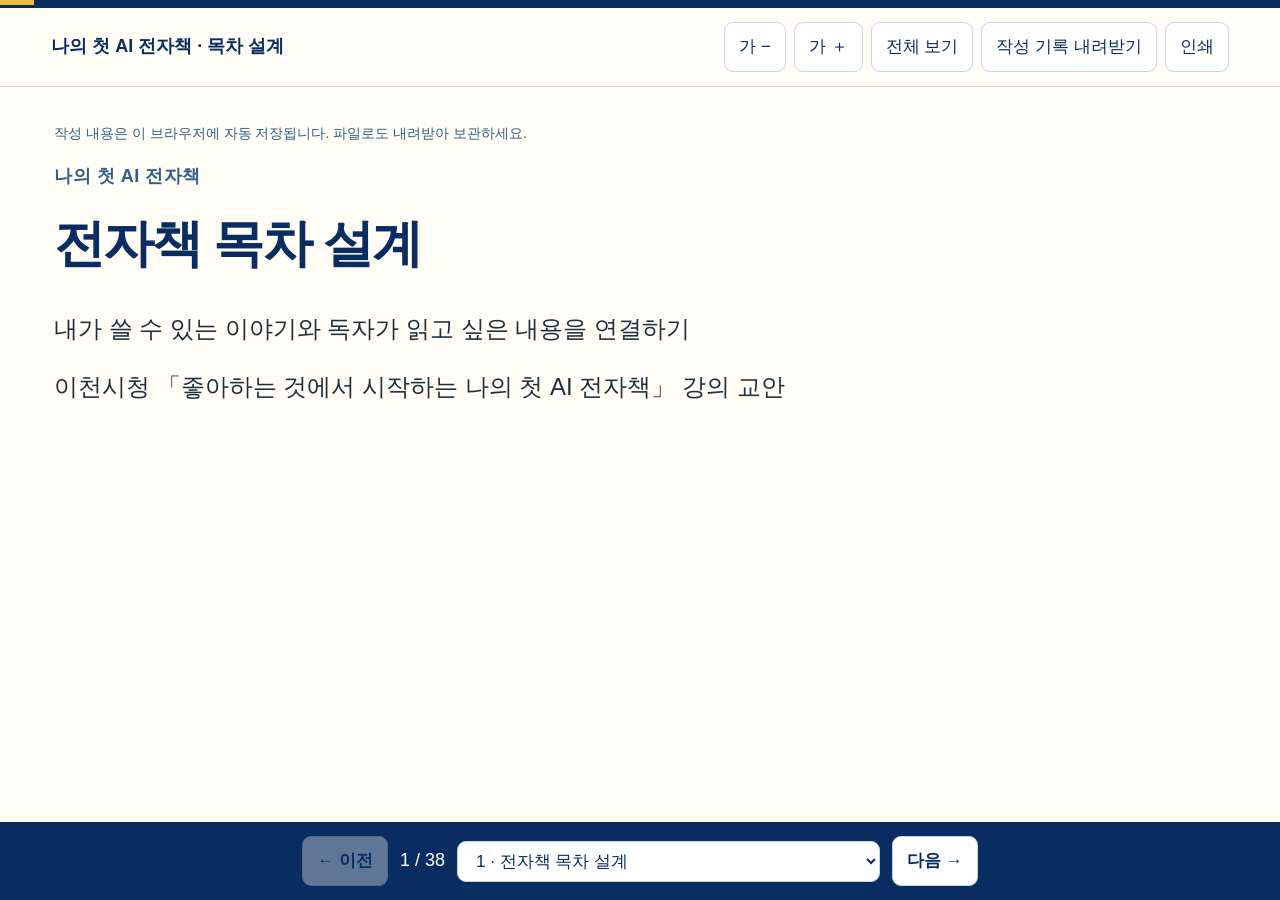
<file: week3/lesson.html>
<!doctype html><html lang="ko"><head><meta charset="utf-8"><meta name="viewport" content="width=device-width,initial-scale=1"><title>전자책 목차 설계 | 나의 첫 AI 전자책</title><style>
:root{--navy:#092d60;--cream:#fffdf5;--blue:#edf5fc;--line:#c8d7e5;--font:24px}*{box-sizing:border-box}body{margin:0;background:var(--cream);color:#202e3c;font:var(--font)/1.75 "Malgun Gothic",sans-serif;border-top:8px solid var(--navy)}header{padding:14px 4%;border-bottom:1px solid var(--line);display:flex;justify-content:space-between;gap:16px;align-items:center;flex-wrap:wrap}header b{font-size:18px;color:var(--navy)}.tools{display:flex;gap:8px;flex-wrap:wrap}button,select{font:inherit;font-size:17px;border:1px solid var(--line);border-radius:9px;background:white;color:var(--navy);padding:9px 14px;cursor:pointer}button:hover{background:#e4eef8}button:disabled{opacity:.35;cursor:default}button:focus-visible,select:focus-visible,a:focus-visible,textarea:focus-visible,summary:focus-visible{outline:3px solid #ce941d;outline-offset:3px}main{max-width:1240px;margin:34px auto 145px;padding:0 34px}.eyebrow{color:#315f87;font-size:18px;font-weight:bold;letter-spacing:.03em}h1{font-size:clamp(34px,4vw,54px);color:var(--navy);line-height:1.35;margin:12px 0 30px;letter-spacing:-.04em}p{margin:16px 0}ul,ol{padding-left:34px}li{margin:13px 0}.question{padding:20px 24px;background:#fff0c9;border-radius:12px;font-weight:bold;margin:24px 0}a{color:#185c91}details{font-size:19px;background:var(--blue);padding:16px 22px;border-radius:12px;margin:26px 0}summary{cursor:pointer;color:var(--navy);font-weight:bold}.table-wrap{overflow-x:auto;margin:24px 0}table{border-collapse:collapse;width:100%;font-size:.85em;background:#fff}th,td{border:1px solid var(--line);padding:17px 19px;text-align:left;vertical-align:top;min-width:110px}th{background:var(--blue);color:var(--navy)}tbody tr:nth-child(even){background:#f8fbfd}textarea{display:block;width:100%;min-width:160px;min-height:115px;font:inherit;font-size:20px;line-height:1.65;padding:13px;border:1px solid #a8bdd0;border-radius:8px;background:white;color:#202e3c;resize:vertical}.writing{display:block;margin:24px 0;font-weight:bold}.writing textarea{margin-top:10px;min-height:125px;font-weight:normal}nav{position:fixed;bottom:0;left:0;right:0;background:var(--navy);color:#fff;padding:14px 4%;display:flex;gap:12px;align-items:center;justify-content:center;z-index:10}nav select{max-width:53%;font-size:17px}nav button{font-weight:bold}#counter{white-space:nowrap;font-size:18px}#progress{position:fixed;top:0;left:0;height:5px;background:#efbc3d;z-index:20;transition:width .2s}#status{font-size:14px;min-height:23px;color:#315f87}.all .slide{display:block!important;border-bottom:2px solid var(--line);padding:30px 0 50px}.slide[hidden]{display:none}.print-note{font-size:16px;color:#526779}@media(max-width:700px){:root{--font:20px}main{padding:0 18px;margin-top:22px;margin-bottom:180px}h1{font-size:34px}nav{flex-wrap:wrap;padding:10px}nav select{order:4;max-width:100%;width:100%}th,td{padding:12px}header{padding:12px 18px}button{font-size:15px}table{min-width:580px}}@media print{body{border:0;background:white;font-size:12pt}header,nav,#progress,#status{display:none}main{max-width:none;margin:0;padding:0}.slide,.slide[hidden]{display:block!important;break-before:page}.slide:first-child{break-before:auto}h1{font-size:25pt}.eyebrow{font-size:11pt}table{font-size:10pt;min-width:0}th,td{padding:8px}tr{break-inside:avoid}.table-wrap{overflow:visible}textarea{font-size:11pt;min-height:65px;min-width:0;overflow:visible}details{font-size:10pt}details:not([open]){display:none}.question{padding:10px}button{display:none}.all .slide{border:0;padding:0}}
.concept-diagram{margin:22px 0 32px;padding:12px;background:#fff;border:1px solid var(--line);border-radius:16px}.concept-diagram img{display:block;width:100%;height:auto}.concept-diagram figcaption{font-size:17px;color:#405a72;text-align:center;padding:8px 12px}@media print{.concept-diagram{break-inside:avoid}.concept-diagram figcaption{font-size:10pt}}</style><style id="ai-style">.ai-practice{margin:40px 0 22px;padding:28px;border:2px solid #b5cde1;border-radius:18px;background:#edf5fc}.ai-practice h2{font-size:30px;line-height:1.4;color:var(--navy);margin:10px 0 18px}.ai-tag{font-size:18px;font-weight:bold;color:#315f87;margin:0}.ai-practice>p,.ai-practice>label{font-size:20px}.ai-practice>label{display:block;font-weight:bold;margin:20px 0 8px}.ai-prompt{min-height:410px;font-size:19px;line-height:1.75;white-space:pre-wrap}.ai-actions{display:flex;gap:12px;align-items:center;flex-wrap:wrap;margin:16px 0}.ai-actions button:first-child{background:var(--navy);color:white}.ai-actions span{font-size:17px}.ai-practice .ai-hint{font-size:17px;color:#405a72}@media(max-width:700px){.ai-practice{padding:18px}.ai-practice h2{font-size:25px}.ai-prompt{font-size:18px}}@media print{.ai-practice{background:white;padding:14px;break-inside:auto}.ai-actions{display:none}.ai-practice h2{font-size:17pt}.ai-practice>p,.ai-practice>label,.ai-practice .ai-hint{font-size:10pt}.ai-prompt{font-size:10pt;min-height:0;height:auto;resize:none;border:0}}</style><style id="reader-style">.reader-definition{padding:20px 24px;background:#fff0c9;border-radius:12px}.reader-columns{display:grid;grid-template-columns:1.1fr 1fr;gap:28px;margin:22px 0}.reader-columns>div{background:#edf5fc;padding:24px;border-radius:14px}.reader-columns h2{font-size:27px;line-height:1.5;color:var(--navy);margin:0 0 14px}.reader-columns p,.reader-columns li{font-size:21px}.reader-columns .reader-caption{font-size:16px;color:#405a72}@media(max-width:750px){.reader-columns{grid-template-columns:1fr}.reader-columns p,.reader-columns li{font-size:19px}}@media print{.reader-columns{gap:14px}.reader-columns>div{padding:12px}.reader-columns h2{font-size:15pt}.reader-columns p,.reader-columns li{font-size:11pt}.reader-definition{padding:10px}}</style><style id="reference-tip-style">
.reference-tip{margin:26px 0;padding:18px 22px;border:1px solid #9cb5cb;border-radius:12px;background:#f8fbfd;font-size:.8em;line-height:1.75;color:#40566b}.reference-tip p{margin:10px 0}.reference-tip .reference-tip-title{margin:0 0 12px;font-size:1.05em;font-weight:700;color:var(--navy)}.reference-tip .reference-tip-note{font-size:.9em;color:#526779}@media print{.reference-tip{font-size:10pt;padding:12px 16px;break-inside:avoid}}
</style><style id="lesson-cue-style">
.lesson-cue{display:block;margin:0 0 8px;font-weight:800;color:#185c91}.lesson-cue.cue-question{color:#813e83}.lesson-cue.cue-practice{color:#086b50}.lesson-cue.cue-check{color:#88440d}.question{font-weight:400}.question .lesson-cue{font-weight:800}.ai-tag{color:#086b50}.writing{color:#185c91}.writing textarea{color:#202e3c}.reference-tip .reference-tip-title{color:#185c91}@media print{.lesson-cue{break-after:avoid;margin-bottom:4px}}
</style></head><body><div id="progress"></div><header><b>나의 첫 AI 전자책 · 목차 설계</b><div class="tools"><button id="smaller" aria-label="글자 작게">가 −</button><button id="larger" aria-label="글자 크게">가 ＋</button><button id="all" aria-pressed="false">전체 보기</button><button id="download">작성 기록 내려받기</button><button id="print">인쇄</button></div></header><main><p id="status" role="status"></p><section class="slide" aria-labelledby="s0" ><p class="eyebrow">나의 첫 AI 전자책</p><h1 id="s0" tabindex="-1">전자책 목차 설계</h1><p class="">내가 쓸 수 있는 이야기와 독자가 읽고 싶은 내용을 연결하기</p><p class="">이천시청 「좋아하는 것에서 시작하는 나의 첫 AI 전자책」 강의 교안</p></section><section class="slide" aria-labelledby="s1" hidden><p class="eyebrow">수업 안내</p><h1 id="s1" tabindex="-1">수업 안내</h1><p class="">이 단원에서는 목차의 역할을 이해하고, 내 경험과 독자의 관심을 연결하여 장과 소제목을 설계합니다. 목차는 초고를 쓰면서 바꿀 수 있는 집필 계획입니다. 먼저 완벽한 제목을 만들기보다 각 장에 실제로 쓸 내용이 있는지 확인합니다.</p><p class="">학습 목표</p><ul><li>목차가 작가와 독자에게 어떤 역할을 하는지 설명할 수 있습니다.</li><li>에세이와 자기계발서의 목적에 맞게 3장 또는 5장 목차를 설계할 수 있습니다.</li><li>각 장의 역할과 소제목의 순서를 설명하고, 실제 경험이나 자료를 연결할 수 있습니다.</li></ul><p class=""><span class="lesson-cue cue-info">준비물 :</span>선택한 주제, 한 줄 소개, 예상 독자의 상황, 실제 경험 메모 3개 이상, 필기도구.</p><p class=""><span class="lesson-cue cue-info">수업 시간 예시 :</span>도입 10분 / 목차의 역할과 독자 연결 20분 / 장 제목과 흐름 20분 / 장르 비교 20분 / 목차 작성과 피드백 25분 / 정리 5분. 총 100분 동안 개념을 익히고 내 목차를 작성합니다.</p><p>이 교안의 3장·5장 구성은 목차를 연습하기 위한 예시입니다. 내 이야기와 분량에 맞게 장 수와 순서를 바꿀 수 있습니다. 산책을 주제로 한 사례는 모두 가상의 작성 예시입니다.</p></section><section class="slide" aria-labelledby="s2" hidden><p class="eyebrow">1 목차는 왜 중요한가</p><h1 id="s2" tabindex="-1">1 목차는 왜 중요한가</h1></section><section class="slide" aria-labelledby="s3" hidden><p class="eyebrow">1 목차는 왜 중요한가</p><h1 id="s3" tabindex="-1">핵심 개념</h1><figure class="concept-diagram"><img src="[data-uri]" alt="목차는 작가의 집필 계획과 독자의 읽기 안내를 연결합니다."><figcaption>목차는 작가의 집필 계획과 독자의 읽기 안내를 연결합니다.</figcaption></figure><p class="">목차는 책에 담을 내용을 묶고, 읽을 순서를 정하고, 각 부분을 찾아갈 수 있도록 보여주는 구조입니다. 작가에게는 집필 계획이고, 독자에게는 책의 내용과 흐름을 살펴보는 안내입니다.</p><p class="">작가는 목차를 통해 범위를 정합니다. 무엇을 넣고 뺄지, 같은 이야기를 반복하는지, 어느 부분에 자료가 부족한지 살펴볼 수 있습니다. 독자는 목차를 통해 어떤 내용이 있는지 예상하고, 필요한 부분을 찾을 수 있습니다.</p><p class="">시카고대학교 출판부는 기획서의 장별 설명을 통해 책의 논지가 어떻게 발전하는지 보여주도록 안내합니다. Amazon KDP는 전자책 목차를 좋은 독서 경험과 장 사이의 이동에 중요한 요소로 설명합니다. 이는 각각 구성과 탐색의 중요성을 뒷받침합니다. [자료 1, 2]</p></section><section class="slide" aria-labelledby="s4" hidden><p class="eyebrow">1 목차는 왜 중요한가</p><h1 id="s4" tabindex="-1">이야기를 묶으면 책의 방향이 보입니다</h1><p class="">산책에 관한 이야기를 열 개 모았다고 해서 바로 한 권의 흐름이 생기지는 않습니다. 어떤 이야기를 묶고 무엇부터 들려줄지 정할 때 책의 방향이 보이기 시작합니다. 목차를 만들다가 쓸 내용이 부족하다는 사실을 발견하는 것도 좋은 결과입니다.</p><p class="question"><span class="lesson-cue cue-question">질문 :</span>지금 내 주제에서 꼭 담고 싶은 이야기와 이번 책에서 빼고 싶은 이야기는 무엇인가요?</p><p class="question"><span class="lesson-cue cue-practice">실습 해보기 :</span>경험 메모마다 임시 제목을 붙이고, 비슷한 메모끼리 묶어보세요. 아직 장 수는 정하지 않습니다.</p></section><section class="slide" aria-labelledby="s5" hidden><p class="eyebrow">2 독자는 목차에서 무엇을 살펴보는가</p><h1 id="s5" tabindex="-1">2 독자는 목차에서 무엇을 살펴보는가</h1></section><section class="slide" aria-labelledby="s6" hidden><p class="eyebrow">2 독자는 목차에서 무엇을 살펴보는가</p><h1 id="s6" tabindex="-1">읽기 전과 읽는 중의 역할</h1><figure class="concept-diagram"><img src="[data-uri]" alt="읽기 전에는 내용과 기대를 살피고 읽는 중에는 필요한 내용을 찾습니다."><figcaption>읽기 전에는 내용과 기대를 살피고 읽는 중에는 필요한 내용을 찾습니다.</figcaption></figure><p class="">읽기 전에는 ‘나와 관련이 있는가’, ‘어떤 이야기나 방법을 만날 수 있는가’, ‘내 기대와 맞는가’를 살펴보는 데 목차를 활용할 수 있습니다. 읽는 중에는 현재 위치를 확인하거나 필요한 장으로 이동하고, 읽은 내용을 다시 찾는 데 사용할 수 있습니다.</p><p class="">모든 독자가 같은 방식으로 목차를 읽는 것은 아닙니다. 아래 질문은 독자의 관점에서 목차를 검토하기 위한 수업용 질문이며, 모든 독자에게서 확인된 행동이나 구매 결정 비율을 뜻하지 않습니다.</p><div class="table-wrap"><table><thead><tr><th scope="col">독자의 검토 질문</th><th scope="col">목차가 보여주면 좋은 정보</th></tr></thead><tbody><tr><td>나와 관련 있는 책일까</td><td>독자의 상황이나 관심과 연결되는 내용</td></tr><tr><td>무엇을 만나게 될까</td><td>구체적인 경험 또는 배울 내용</td></tr><tr><td>내가 따라갈 수 있을까</td><td>이해할 수 있는 표현과 자연스러운 순서</td></tr><tr><td>어디부터 읽으면 될까</td><td>장과 소제목의 구분, 필요한 부분의 위치</td></tr></tbody></table></div><p class="">웹 읽기 연구에서는 설명적인 제목과 소제목이 필요한 정보를 빠르게 찾는 데 도움을 주는 것으로 설명됩니다. 이 결과는 제목을 검토하는 참고 원리로 활용할 수 있지만, 전자책 구매자의 행동을 직접 측정한 결과로 일반화할 수는 없습니다. [자료 3]</p></section><section class="slide" aria-labelledby="s7" hidden><p class="eyebrow">2 독자는 목차에서 무엇을 살펴보는가</p><h1 id="s7" tabindex="-1">목차만 보고 어떤 책인지 떠올려보세요</h1><p class="">책 제목을 가린 채 목차만 읽어보세요. 어떤 책인지, 누구에게 어울릴지 말할 수 있나요? 정확하게 알 수 없는 부분은 무엇인가요?</p><p class="question"><span class="lesson-cue cue-practice">실습 해보기 :</span>상대방의 목차를 읽고 ‘이 책은 ○○에 관한 책으로 보입니다’라고 말합니다. 작가가 의도한 내용과 다르면 어느 제목에서 다르게 이해했는지 찾아봅니다.</p></section><section class="slide reader-slide" aria-labelledby="s-reader" hidden>
<p class="eyebrow">독자를 이해하고 목차로 연결하기</p>
<h1 id="s-reader" tabindex="-1">내 책의 독자는 누구이며 왜 중요한가</h1>
<p class="reader-definition"><strong>예상 독자</strong>는 이 책을 읽을 이유가 있는 사람입니다.<br>나이와 성별에 더해 <strong>어떤 상황에서 무엇을 궁금해하고 기대하는지</strong>를 떠올립니다.</p>
<div class="reader-columns"><div><h2>독자를 생각하면 달라지는 것</h2><ul>
<li><strong>내용 선택</strong> — 어떤 경험과 설명을 담을지 정합니다.</li>
<li><strong>표현과 순서</strong> — 배경지식에 맞춰 말과 흐름을 조절합니다.</li>
<li><strong>읽을 이유</strong> — 공감·관점·즐거움·실천 중 전할 가치를 분명히 합니다.</li>
</ul></div><div><h2>같은 경험도 다르게 연결됩니다</h2>
<p><strong>작가의 경험</strong><br>처음 혼자 동네를 걸었던 날</p>
<p><strong>에세이 독자의 기대</strong><br>“나처럼 어색했던 마음을 만나고 싶다.”</p>
<p><strong>자기계발서 독자의 기대</strong><br>“내 생활에 맞게 시작할 방법을 알고 싶다.”</p>
<p class="reader-caption">독자의 기대는 가상 예시이며 실제 사람에게 확인할 가설입니다.</p></div></div>
<p class="question">한 사람을 떠올려 보세요. “내 책은 어떤 상황의 사람에게, 무엇을 전하는 책인가요?”</p>

<aside class="reference-tip" aria-label="참고자료">
<p class="reference-tip-title">참고자료</p>
<p>내 책을 읽을 사람을 떠올릴 때 참고해 보세요. 시카고대학교 출판부는 어떤 독자가 책에 관심을 가질지, 그 이유는 무엇인지를 기획서에 담도록 안내합니다. <a href="https://press.uchicago.edu/resource/books_submissions_new.html" target="_blank" rel="noopener noreferrer">기획서 안내 ↗</a></p>
<p>경험을 글로 풀어낼 때는 ‘이 경험이 나에게 어떤 의미였을까’, ‘독자는 어떤 부분에 공감할까’를 함께 생각해 보세요. Creative Nonfiction의 Lee Gutkind는 개인 경험과 성찰을 독자와 연결하는 중요성을 설명합니다. <a href="https://creativenonfiction.org/writing/the-5-rs-of-creative-nonfiction/" target="_blank" rel="noopener noreferrer">에세이 글쓰기 참고자료 ↗</a></p>
<p class="reference-tip-note">앞서 살펴본 세 가지 역할은 이 자료들을 바탕으로 정리한 학습 안내입니다. 판매 증가를 입증한 결과는 아니며, 시카고대학교 출판부 자료는 주로 학술 출판을 위한 안내입니다. 자료 확인일: 2026년 10월 16일.</p>
</aside>
<p>내 이야기를 누구에게 들려주고 싶은지 떠올려 보세요. 독자가 궁금해할 부분을 생각하면 어떤 경험을 먼저 들려줄지, 어떤 설명을 보탤지 선택하기 쉬워집니다. 가족에게 남기는 책이라면 가족도 구체적인 독자가 될 수 있습니다.</p>
</section><section class="slide" aria-labelledby="s8" hidden><p class="eyebrow">3 작가의 이야기와 독자의 관심을 연결하기</p><h1 id="s8" tabindex="-1">3 작가의 이야기와 독자의 관심을 연결하기</h1></section><section class="slide" aria-labelledby="s9" hidden><p class="eyebrow">3 작가의 이야기와 독자의 관심을 연결하기</p><h1 id="s9" tabindex="-1">교집합을 만드는 세 가지 질문</h1><figure class="concept-diagram"><img src="[data-uri]" alt="나의 실제 경험과 독자의 관심이 만나는 곳에서 목차를 만듭니다."><figcaption>나의 실제 경험과 독자의 관심이 만나는 곳에서 목차를 만듭니다.</figcaption></figure><p class="">작가가 말하고 싶은 것에는 경험, 기억, 가치관, 오래 품어온 질문이 있습니다. 독자가 듣고 싶은 것에는 자신의 상황을 이해하는 이야기, 공감, 새로운 관점, 방법과 즐거움이 있습니다. 목차는 작가의 소재를 독자가 이해할 수 있는 질문과 흐름으로 바꾸는 과정에서 두 가지를 연결합니다.</p><ol><li>나는 무엇을 직접 이야기할 수 있나요?</li><li>이 경험에서 독자가 궁금해하거나 공감할 부분은 무엇인가요?</li><li>그 연결을 어떤 장 제목과 내용으로 보여줄 수 있나요?</li></ol><p class="">독자의 기대는 처음에는 가설입니다. AI가 만든 독자 반응을 실제 조사 결과로 쓰지 않습니다. 예상 독자에게 제목과 목차를 보여주고 어떤 내용을 기대하는지 확인합니다.</p><div class="table-wrap"><table><thead><tr><th scope="col">내가 말할 수 있는 소재</th><th scope="col">독자가 가질 법한 질문</th><th scope="col">목차로 연결한 예시</th></tr></thead><tbody><tr><td>혼자 나서기 망설였던 경험</td><td>다른 사람도 처음에는 어색했을까</td><td>에세이 장 제목 — 현관 앞에서 망설이던 날</td></tr><tr><td>처음에 너무 먼 길을 정했던 경험</td><td>처음 시작할 때 무엇을 정하면 좋을까</td><td>자기계발서 장 제목 — 내 생활에 맞는 시간과 경로 정하기</td></tr><tr><td>같은 골목에서 발견한 풍경</td><td>익숙한 일상을 다르게 볼 수 있을까</td><td>에세이 소제목 — 빨리 걸을 때 보이지 않던 화분</td></tr></tbody></table></div><aside class="ai-practice" aria-labelledby="ai-title-10"><p class="ai-tag">AI와 실습 · 선택 활동</p><h2 id="ai-title-10">작가와 독자의 교집합 찾기</h2><p>① 대괄호를 내 기록으로 바꾸세요. ② 프롬프트를 복사해 사용 중인 AI에 붙여 넣으세요. ③ 답을 내 경험과 비교하고 채택할 내용만 기록하세요.</p><label for="ai-prompt-10">수정해서 사용하는 예시 프롬프트</label><textarea id="ai-prompt-10" class="ai-prompt" spellcheck="false">너는 처음 전자책을 쓰는 사람을 돕는 편집자야.

내 책의 주제: [주제]
장르: [에세이 / 자기계발서]
예상 독자의 상황: [어떤 사람이 어떤 상황에서 읽는지]
책의 한 줄 소개: [한 문장]
내가 직접 겪은 경험과 가진 자료: [구체적인 메모]
현재 목차: [있으면 붙여 넣기 / 없으면 아직 없음]

이번 요청
내 경험에서 내가 말하고 싶은 것과 독자가 궁금해할 부분을 연결해줘.
경험 / 독자의 질문 또는 공감할 마음(가설) / 내가 답할 수 있는 범위 / 임시 장 제목을 표로 보여줘.
연결이 약한 부분은 표시하고, 실제 예상 독자에게 확인할 중립적인 질문 2개를 제안해.

공통 원칙
- 내가 말하지 않은 경험·대화·감정·성과·자료를 만들지 마.
- 내가 제공한 사실과 너의 해석, 미확인 가설을 구분해.
- 가상 독자 반응을 실제 조사 결과처럼 말하지 마.
- 내 경험만으로 일반적인 효과나 성공을 보장하지 마.
- 판단에 꼭 필요한 정보가 없으면 가장 중요한 질문 하나만 먼저 하고 내 답을 기다려.
- 최종 선택은 내가 하도록 제안해.</textarea><div class="ai-actions"><button type="button" data-copy-ai="ai-prompt-10">프롬프트 복사</button><button type="button" data-select-ai="ai-prompt-10">전체 선택</button><span id="ai-status-10" role="status" aria-live="polite"></span></div><p class="ai-hint">AI의 제안은 초안입니다. 실제 사람의 반응을 대신하지 않으며, 선택한 내용은 본문의 실습 칸에 옮겨 적으세요.</p></aside></section><section class="slide" aria-labelledby="s10" hidden><p class="eyebrow">3 작가의 이야기와 독자의 관심을 연결하기</p><h1 id="s10" tabindex="-1">내 경험에서 독자와 나눌 질문 찾기</h1><p class="">내 경험을 독자의 관심과 연결한다고 해서 경험을 바꾸거나 멋진 결과를 만들어낼 필요는 없습니다. 내가 실제로 겪은 일에서 다른 사람도 함께 생각할 만한 질문을 찾는 것입니다. 에세이라면 ‘나도 그랬다’는 공감도 충분한 연결입니다.</p><p class="question"><span class="lesson-cue cue-practice">실습 해보기 :</span>내 경험 하나 옆에 독자의 질문 두 개를 적습니다. 실제로 답할 수 있는 질문 하나를 고르고 임시 장 제목을 만듭니다.</p></section><section class="slide" aria-labelledby="s11" hidden><p class="eyebrow">4 장 제목은 왜 중요한가</p><h1 id="s11" tabindex="-1">4 장 제목은 왜 중요한가</h1></section><section class="slide" aria-labelledby="s12" hidden><p class="eyebrow">4 장 제목은 왜 중요한가</p><h1 id="s12" tabindex="-1">장 제목은 내용에 대한 약속</h1><figure class="concept-diagram"><img src="[data-uri]" alt="장 제목은 독자의 기대와 실제 본문을 연결하는 약속입니다."><figcaption>장 제목은 독자의 기대와 실제 본문을 연결하는 약속입니다.</figcaption></figure><p class="">장 제목은 그 장에서 무엇을 만날지 예상하게 합니다. 관심을 끌면서도 실제 본문과 맞아야 합니다. 예쁜 표현이라도 다른 장과 구분되지 않거나 내용을 지나치게 감추면 독자가 흐름을 파악하기 어려울 수 있습니다.</p><p class="">에세이는 장면과 감정이 드러나는 제목을 사용할 수 있습니다. 자기계발서는 독자의 질문, 배울 내용, 실행할 행동이 드러나는 제목이 유용합니다. 두 장르 모두 구체성과 내용의 일치가 중요합니다.</p><div class="table-wrap"><table><thead><tr><th scope="col">검토할 제목</th><th scope="col">아쉬운 점</th><th scope="col">수정 방향의 예시</th></tr></thead><tbody><tr><td>변화</td><td>어떤 변화인지 알기 어려움</td><td>에세이 — 같은 길이 다르게 보이던 날</td></tr><tr><td>시작</td><td>다른 장과 구별할 단서가 적음</td><td>자기계발서 — 오늘 걸을 시간과 경로 정하기</td></tr><tr><td>무조건 성공하는 산책 습관</td><td>원고로 뒷받침하기 어려운 보장</td><td>자기계발서 — 미룬 이유를 살피고 계획 바꾸기</td></tr></tbody></table></div><aside class="ai-practice" aria-labelledby="ai-title-13"><p class="ai-tag">AI와 실습 · 선택 활동</p><h2 id="ai-title-13">내용에 맞는 장 제목 만들기</h2><p>① 대괄호를 내 기록으로 바꾸세요. ② 프롬프트를 복사해 사용 중인 AI에 붙여 넣으세요. ③ 답을 내 경험과 비교하고 채택할 내용만 기록하세요.</p><label for="ai-prompt-13">수정해서 사용하는 예시 프롬프트</label><textarea id="ai-prompt-13" class="ai-prompt" spellcheck="false">너는 처음 전자책을 쓰는 사람을 돕는 편집자야.

내 책의 주제: [주제]
장르: [에세이 / 자기계발서]
예상 독자의 상황: [어떤 사람이 어떤 상황에서 읽는지]
책의 한 줄 소개: [한 문장]
내가 직접 겪은 경험과 가진 자료: [구체적인 메모]
현재 목차: [있으면 붙여 넣기 / 없으면 아직 없음]

이번 요청
현재 목차의 장마다 역할을 먼저 한 문장으로 정리해줘.
그다음 장 제목 후보를 각 2개씩 제안하고, 제목이 예고하는 내용과 내 실제 소재가 맞는지 설명해줘.
에세이는 장면과 관점을, 자기계발서는 배울 내용과 행동을 드러내줘. 과장된 약속은 피하고 제목만 멋지게 바꾸지 마.

공통 원칙
- 내가 말하지 않은 경험·대화·감정·성과·자료를 만들지 마.
- 내가 제공한 사실과 너의 해석, 미확인 가설을 구분해.
- 가상 독자 반응을 실제 조사 결과처럼 말하지 마.
- 내 경험만으로 일반적인 효과나 성공을 보장하지 마.
- 판단에 꼭 필요한 정보가 없으면 가장 중요한 질문 하나만 먼저 하고 내 답을 기다려.
- 최종 선택은 내가 하도록 제안해.</textarea><div class="ai-actions"><button type="button" data-copy-ai="ai-prompt-13">프롬프트 복사</button><button type="button" data-select-ai="ai-prompt-13">전체 선택</button><span id="ai-status-13" role="status" aria-live="polite"></span></div><p class="ai-hint">AI의 제안은 초안입니다. 실제 사람의 반응을 대신하지 않으며, 선택한 내용은 본문의 실습 칸에 옮겨 적으세요.</p></aside></section><section class="slide" aria-labelledby="s13" hidden><p class="eyebrow">4 장 제목은 왜 중요한가</p><h1 id="s13" tabindex="-1">장 제목 점검</h1><ul><li>제목을 읽고 내용의 방향을 짐작할 수 있나요?</li><li>다른 장과 구별되는 단어와 역할이 있나요?</li><li>본문에서 실제로 보여주거나 설명할 수 있나요?</li><li>책 전체의 말투와 장르에 어울리나요?</li></ul><p>에세이의 모든 제목을 설명문으로 고칠 필요는 없습니다. 장면을 떠올리게 하는 표현도 가능하며, 전체 목차와 소제목을 함께 읽었을 때 방향이 전달되는지 살펴봅니다.</p></section><section class="slide" aria-labelledby="s14" hidden><p class="eyebrow">5 목차의 흐름은 어떻게 만드는가</p><h1 id="s14" tabindex="-1">5 목차의 흐름은 어떻게 만드는가</h1></section><section class="slide" aria-labelledby="s15" hidden><p class="eyebrow">5 목차의 흐름은 어떻게 만드는가</p><h1 id="s15" tabindex="-1">장에서 장으로 넘어가는 이유</h1><figure class="concept-diagram"><img src="[data-uri]" alt="시간 질문 실천 주제의 연결 원리로 장의 순서를 정합니다."><figcaption>시간 질문 실천 주제의 연결 원리로 장의 순서를 정합니다.</figcaption></figure><p class="">장 사이의 흐름은 ‘이 장 다음에 왜 저 장이 오는가’에 답할 수 있을 때 생깁니다. 흐름은 시간순만을 뜻하지 않습니다. 독자의 질문, 경험을 바라보는 관점, 실행 단계 등 주제에 맞는 원리로 배열할 수 있습니다.</p><div class="table-wrap"><table><thead><tr><th scope="col">배열 방식</th><th scope="col">연결 원리</th><th scope="col">적합한 경우</th></tr></thead><tbody><tr><td>시간의 흐름</td><td>이전 경험을 거쳐 다음 경험으로 이동</td><td>시작과 변화의 과정이 중요한 경험담</td></tr><tr><td>질문의 흐름</td><td>앞의 답에서 다음 질문으로 이동</td><td>궁금증을 차례로 풀어가는 책</td></tr><tr><td>실천의 흐름</td><td>이해하고 준비한 뒤 실행과 점검으로 이동</td><td>방법을 따라 해보는 자기계발서</td></tr><tr><td>주제와 관점의 흐름</td><td>서로 다른 소주제를 중심 질문으로 연결</td><td>장소·관계·감정 등을 묶은 에세이</td></tr></tbody></table></div></section><section class="slide" aria-labelledby="s16" hidden><p class="eyebrow">5 목차의 흐름은 어떻게 만드는가</p><h1 id="s16" tabindex="-1">흐름을 확인하는 방법</h1><figure class="concept-diagram"><img src="[data-uri]" alt="장의 역할을 적고 연결 이유를 설명한 뒤 순서를 바꾸어 비교합니다."><figcaption>장의 역할을 적고 연결 이유를 설명한 뒤 순서를 바꾸어 비교합니다.</figcaption></figure><p class="">각 장 아래에 ‘이 장의 역할’을 한 문장으로 적습니다. 장과 장 사이에는 ‘이 내용을 알았으니 다음에는 ○○을 살펴본다’ 또는 ‘이 경험 다음에는 ○○이라는 다른 시선을 더한다’를 적어봅니다.</p><p class="">다만 모든 에세이에 인과관계나 성장 단계가 필요한 것은 아닙니다. 주제별 에세이는 대비, 반복, 정서의 변화로 연결될 수도 있습니다.</p><p class="question"><span class="lesson-cue cue-practice">실습 해보기 :</span>장 제목을 카드처럼 나열하고 순서를 바꿔보세요. 바꾸기 전후의 차이를 설명합니다. 어느 쪽이 독자에게 더 자연스러운지, 빠진 연결이 있는지 살펴봅니다.</p><aside class="ai-practice" aria-labelledby="ai-title-17"><p class="ai-tag">AI와 실습 · 선택 활동</p><h2 id="ai-title-17">장 사이의 흐름 점검하기</h2><p>① 대괄호를 내 기록으로 바꾸세요. ② 프롬프트를 복사해 사용 중인 AI에 붙여 넣으세요. ③ 답을 내 경험과 비교하고 채택할 내용만 기록하세요.</p><label for="ai-prompt-17">수정해서 사용하는 예시 프롬프트</label><textarea id="ai-prompt-17" class="ai-prompt" spellcheck="false">너는 처음 전자책을 쓰는 사람을 돕는 편집자야.

내 책의 주제: [주제]
장르: [에세이 / 자기계발서]
예상 독자의 상황: [어떤 사람이 어떤 상황에서 읽는지]
책의 한 줄 소개: [한 문장]
내가 직접 겪은 경험과 가진 자료: [구체적인 메모]
현재 목차: [있으면 붙여 넣기 / 없으면 아직 없음]

이번 요청
목차의 장 순서를 점검해줘. 각 장의 역할과 다음 장으로 넘어가는 이유를 한 문장씩 써줘.
중복, 빠진 연결, 근거 없이 뛰어넘는 부분을 표시해줘.
현재 순서를 유지하는 안과 다른 배열 원리의 대안 1개를 비교하고, 바뀌는 독서 경험을 설명해줘.
에세이에 성장이나 시간순을 억지로 적용하지 마.

공통 원칙
- 내가 말하지 않은 경험·대화·감정·성과·자료를 만들지 마.
- 내가 제공한 사실과 너의 해석, 미확인 가설을 구분해.
- 가상 독자 반응을 실제 조사 결과처럼 말하지 마.
- 내 경험만으로 일반적인 효과나 성공을 보장하지 마.
- 판단에 꼭 필요한 정보가 없으면 가장 중요한 질문 하나만 먼저 하고 내 답을 기다려.
- 최종 선택은 내가 하도록 제안해.</textarea><div class="ai-actions"><button type="button" data-copy-ai="ai-prompt-17">프롬프트 복사</button><button type="button" data-select-ai="ai-prompt-17">전체 선택</button><span id="ai-status-17" role="status" aria-live="polite"></span></div><p class="ai-hint">AI의 제안은 초안입니다. 실제 사람의 반응을 대신하지 않으며, 선택한 내용은 본문의 실습 칸에 옮겨 적으세요.</p></aside></section><section class="slide" aria-labelledby="s17" hidden><p class="eyebrow">6 소제목의 흐름은 어떻게 만드는가</p><h1 id="s17" tabindex="-1">6 소제목의 흐름은 어떻게 만드는가</h1></section><section class="slide" aria-labelledby="s18" hidden><p class="eyebrow">6 소제목의 흐름은 어떻게 만드는가</p><h1 id="s18" tabindex="-1">장은 큰 질문이고 소제목은 그 안의 작은 질문</h1><figure class="concept-diagram"><img src="[data-uri]" alt="장 제목은 큰 질문이고 소제목은 그 안에서 차례로 살피는 작은 질문입니다."><figcaption>장 제목은 큰 질문이고 소제목은 그 안에서 차례로 살피는 작은 질문입니다.</figcaption></figure><p class="">이 교안에서 ‘장 제목’은 1장·2장처럼 큰 묶음의 제목이고, ‘소제목’은 각 장 안에서 글을 나누는 절의 제목을 뜻합니다. 장 제목이 그 장의 방향을 정한다면 소제목은 실제로 어떤 이야기를 어떤 순서로 쓸지 구체화합니다.</p><p class="">좋은 소제목 흐름은 장의 중심에서 벗어나지 않고, 중복을 줄이며, 앞부분에서 생긴 질문을 이어갑니다. 소제목 수를 모든 장에서 똑같이 맞출 필요는 없습니다.</p><aside class="ai-practice" aria-labelledby="ai-title-19"><p class="ai-tag">AI와 실습 · 선택 활동</p><h2 id="ai-title-19">큰 질문을 소제목으로 나누기</h2><p>① 대괄호를 내 기록으로 바꾸세요. ② 프롬프트를 복사해 사용 중인 AI에 붙여 넣으세요. ③ 답을 내 경험과 비교하고 채택할 내용만 기록하세요.</p><label for="ai-prompt-19">수정해서 사용하는 예시 프롬프트</label><textarea id="ai-prompt-19" class="ai-prompt" spellcheck="false">너는 처음 전자책을 쓰는 사람을 돕는 편집자야.

내 책의 주제: [주제]
장르: [에세이 / 자기계발서]
예상 독자의 상황: [어떤 사람이 어떤 상황에서 읽는지]
책의 한 줄 소개: [한 문장]
내가 직접 겪은 경험과 가진 자료: [구체적인 메모]
현재 목차: [있으면 붙여 넣기 / 없으면 아직 없음]

이번 요청
선택한 장: [장 제목]
이 장의 중심 질문: [질문]
사용할 실제 소재: [메모]

이 장의 중심 질문을 작은 질문 3~4개로 나누고, 각각을 소제목으로 바꿔줘.
소제목 / 다룰 작은 질문 / 쓸 소재 / 다음 소제목과 연결되는 이유를 표로 제안해줘.
소재가 없는 칸은 새로 만들지 말고 추가 확인 필요로 남겨줘.

공통 원칙
- 내가 말하지 않은 경험·대화·감정·성과·자료를 만들지 마.
- 내가 제공한 사실과 너의 해석, 미확인 가설을 구분해.
- 가상 독자 반응을 실제 조사 결과처럼 말하지 마.
- 내 경험만으로 일반적인 효과나 성공을 보장하지 마.
- 판단에 꼭 필요한 정보가 없으면 가장 중요한 질문 하나만 먼저 하고 내 답을 기다려.
- 최종 선택은 내가 하도록 제안해.</textarea><div class="ai-actions"><button type="button" data-copy-ai="ai-prompt-19">프롬프트 복사</button><button type="button" data-select-ai="ai-prompt-19">전체 선택</button><span id="ai-status-19" role="status" aria-live="polite"></span></div><p class="ai-hint">AI의 제안은 초안입니다. 실제 사람의 반응을 대신하지 않으며, 선택한 내용은 본문의 실습 칸에 옮겨 적으세요.</p></aside></section><section class="slide" aria-labelledby="s19" hidden><p class="eyebrow">6 소제목의 흐름은 어떻게 만드는가</p><h1 id="s19" tabindex="-1">에세이 장 안의 흐름 예시</h1><figure class="concept-diagram"><img src="[data-uri]" alt="에세이 소제목은 장면과 배경 실제 행동과 성찰을 연결할 수 있습니다."><figcaption>에세이 소제목은 장면과 배경 실제 행동과 성찰을 연결할 수 있습니다.</figcaption></figure><p class=""><span class="lesson-cue cue-info">장 제목 :</span>현관 앞에서 망설이던 날</p><ol><li>신발을 신고도 문을 열지 못했다 — 구체적인 장면으로 시작</li><li>혼자 걷는 일이 어색했던 이유 — 장면의 배경과 당시 마음 탐색</li><li>골목 한 바퀴를 돌고 돌아왔다 — 실제 행동과 관찰 제시</li><li>짧은 걸음 뒤에 남은 마음 — 그 경험에 대한 지금의 생각</li></ol><p class="">이 순서는 장면과 성찰을 연결하는 한 가지 예시입니다. 생각에서 시작해 기억으로 돌아가는 순서도 가능합니다. 기억하지 못하는 대화나 감정을 제목에 맞춰 만들어내지 않습니다.</p><aside class="ai-practice" aria-labelledby="ai-title-20"><p class="ai-tag">AI와 실습 · 선택 활동</p><h2 id="ai-title-20">에세이 소제목 흐름 만들기</h2><p>① 대괄호를 내 기록으로 바꾸세요. ② 프롬프트를 복사해 사용 중인 AI에 붙여 넣으세요. ③ 답을 내 경험과 비교하고 채택할 내용만 기록하세요.</p><label for="ai-prompt-20">수정해서 사용하는 예시 프롬프트</label><textarea id="ai-prompt-20" class="ai-prompt" spellcheck="false">너는 처음 전자책을 쓰는 사람을 돕는 편집자야.

내 책의 주제: [주제]
장르: [에세이 / 자기계발서]
예상 독자의 상황: [어떤 사람이 어떤 상황에서 읽는지]
책의 한 줄 소개: [한 문장]
내가 직접 겪은 경험과 가진 자료: [구체적인 메모]
현재 목차: [있으면 붙여 넣기 / 없으면 아직 없음]

이번 요청
나는 경험과 성찰 중심 에세이를 쓰고 있어.
선택한 장과 실제 장면 메모: [붙여 넣기]

내 메모를 바탕으로 장면과 당시 생각, 지금의 해석을 연결하는 소제목 3~4개를 제안해줘.
각 소제목에 실제로 쓸 내용과 순서의 이유를 적어줘.
당시 감정과 지금 해석을 구분하고 기억에 없는 대화나 교훈을 만들지 마.
끝을 성공이나 깨달음으로 강제하지 마.

공통 원칙
- 내가 말하지 않은 경험·대화·감정·성과·자료를 만들지 마.
- 내가 제공한 사실과 너의 해석, 미확인 가설을 구분해.
- 가상 독자 반응을 실제 조사 결과처럼 말하지 마.
- 내 경험만으로 일반적인 효과나 성공을 보장하지 마.
- 판단에 꼭 필요한 정보가 없으면 가장 중요한 질문 하나만 먼저 하고 내 답을 기다려.
- 최종 선택은 내가 하도록 제안해.</textarea><div class="ai-actions"><button type="button" data-copy-ai="ai-prompt-20">프롬프트 복사</button><button type="button" data-select-ai="ai-prompt-20">전체 선택</button><span id="ai-status-20" role="status" aria-live="polite"></span></div><p class="ai-hint">AI의 제안은 초안입니다. 실제 사람의 반응을 대신하지 않으며, 선택한 내용은 본문의 실습 칸에 옮겨 적으세요.</p></aside></section><section class="slide" aria-labelledby="s20" hidden><p class="eyebrow">6 소제목의 흐름은 어떻게 만드는가</p><h1 id="s20" tabindex="-1">자기계발서 장 안의 흐름 예시</h1><figure class="concept-diagram"><img src="[data-uri]" alt="자기계발서 소제목은 조건 확인에서 방법 실행과 점검으로 이어질 수 있습니다."><figcaption>자기계발서 소제목은 조건 확인에서 방법 실행과 점검으로 이어질 수 있습니다.</figcaption></figure><p class=""><span class="lesson-cue cue-info">장 제목 :</span>내 생활에 맞는 시간과 경로 정하기</p><ol><li>산책을 미뤘던 상황 살펴보기 — 현재 조건 확인</li><li>실제로 비워둘 수 있는 시간 찾기 — 계획에 필요한 정보 확인</li><li>돌아오기 편한 경로 고르기 — 구체적인 방법 설명</li><li>한 번 걸어보고 계획 수정하기 — 실행과 점검 연결</li></ol><p class="">실천 안내에는 무엇을 할지뿐 아니라 실행 후 무엇을 확인할지도 포함합니다. 방법의 효과나 적용 범위에 관한 주장은 근거를 확인하고 개인 경험과 구분합니다.</p><p class="question"><span class="lesson-cue cue-check">스스로 점검하기 :</span>이 소제목은 장의 질문에 답하는 데 필요한가요? 쓸 장면이나 설명이 있나요? 다른 소제목과 같은 내용을 반복하지 않나요?</p><aside class="ai-practice" aria-labelledby="ai-title-21"><p class="ai-tag">AI와 실습 · 선택 활동</p><h2 id="ai-title-21">자기계발서 소제목 흐름 만들기</h2><p>① 대괄호를 내 기록으로 바꾸세요. ② 프롬프트를 복사해 사용 중인 AI에 붙여 넣으세요. ③ 답을 내 경험과 비교하고 채택할 내용만 기록하세요.</p><label for="ai-prompt-21">수정해서 사용하는 예시 프롬프트</label><textarea id="ai-prompt-21" class="ai-prompt" spellcheck="false">너는 처음 전자책을 쓰는 사람을 돕는 편집자야.

내 책의 주제: [주제]
장르: [에세이 / 자기계발서]
예상 독자의 상황: [어떤 사람이 어떤 상황에서 읽는지]
책의 한 줄 소개: [한 문장]
내가 직접 겪은 경험과 가진 자료: [구체적인 메모]
현재 목차: [있으면 붙여 넣기 / 없으면 아직 없음]

이번 요청
나는 독자의 실천을 돕는 자기계발서를 쓰고 있어.
선택한 장: [장 제목]
직접 해본 방법과 확인한 근거 및 한계: [메모]

현재 조건 확인 → 방법 이해와 준비 → 실행 → 점검의 흐름을 참고해 소제목 3~4개를 제안해줘.
각 소제목에 설명할 내용, 독자가 해볼 행동, 점검 질문을 넣어줘.
내가 제시한 근거로 설명하기 어려운 일반화와 추가 확인이 필요한 주장을 표시해줘.

공통 원칙
- 내가 말하지 않은 경험·대화·감정·성과·자료를 만들지 마.
- 내가 제공한 사실과 너의 해석, 미확인 가설을 구분해.
- 가상 독자 반응을 실제 조사 결과처럼 말하지 마.
- 내 경험만으로 일반적인 효과나 성공을 보장하지 마.
- 판단에 꼭 필요한 정보가 없으면 가장 중요한 질문 하나만 먼저 하고 내 답을 기다려.
- 최종 선택은 내가 하도록 제안해.</textarea><div class="ai-actions"><button type="button" data-copy-ai="ai-prompt-21">프롬프트 복사</button><button type="button" data-select-ai="ai-prompt-21">전체 선택</button><span id="ai-status-21" role="status" aria-live="polite"></span></div><p class="ai-hint">AI의 제안은 초안입니다. 실제 사람의 반응을 대신하지 않으며, 선택한 내용은 본문의 실습 칸에 옮겨 적으세요.</p></aside></section><section class="slide" aria-labelledby="s21" hidden><p class="eyebrow">7 에세이와 자기계발서의 공통점과 차이</p><h1 id="s21" tabindex="-1">7 에세이와 자기계발서의 공통점과 차이</h1></section><section class="slide" aria-labelledby="s22" hidden><p class="eyebrow">7 에세이와 자기계발서의 공통점과 차이</p><h1 id="s22" tabindex="-1">공통점</h1><figure class="concept-diagram"><img src="[data-uri]" alt="에세이와 자기계발서는 중심 흐름이 다르지만 주제 독자 내용의 일치가 공통으로 중요합니다."><figcaption>에세이와 자기계발서는 중심 흐름이 다르지만 주제 독자 내용의 일치가 공통으로 중요합니다.</figcaption></figure><p class="">두 장르 모두 책의 중심 주제와 독자에게 전할 가치가 있어야 합니다. 각 장과 소제목은 서로 구별되는 역할을 하며 실제로 쓸 내용과 연결되어야 합니다. 제목과 본문이 일치하고, 책 전체를 읽는 이유가 드러나야 합니다.</p><p class="">에세이에도 실천 제안이 들어갈 수 있고, 자기계발서에도 저자의 경험과 성찰이 들어갈 수 있습니다. 구분할 때에는 어떤 재료가 있는지보다 독자가 책 전체에서 무엇을 얻게 하려는지를 살펴봅니다.</p><div class="table-wrap"><table><thead><tr><th scope="col">비교 기준</th><th scope="col">경험과 성찰 중심 에세이</th><th scope="col">실천 중심 자기계발서</th></tr></thead><tbody><tr><td>중심 질문</td><td>이 경험은 나에게 어떤 의미였는가</td><td>독자가 무엇을 이해하고 해볼 수 있는가</td></tr><tr><td>독자에게 전할 가치</td><td>공감·관점·정서·발견</td><td>이해·방법·실행·점검</td></tr><tr><td>주요 재료</td><td>장면·기억·관찰·생각</td><td>설명·근거·사례·활동</td></tr><tr><td>장을 나누는 기준</td><td>경험·정서·관점·소주제</td><td>독자의 질문·배울 내용·실행 단계</td></tr><tr><td>소제목의 역할</td><td>경험과 생각을 구체적으로 펼침</td><td>방법과 실행 순서를 구체화</td></tr><tr><td>끝맺음</td><td>여운·새로운 시선·남은 질문도 가능</td><td>적용·조정·지속을 위한 안내</td></tr></tbody></table></div><p class="">에세이의 경험과 성찰, 독자와의 연결은 Creative Nonfiction의 설명을 참고했습니다. 자기계발서의 기술 학습과 연습은 심리·건강 분야 전문 출판사 New Harbinger의 안내를 참고했습니다. 이를 모든 에세이와 자기계발서에 적용되는 유일한 정의로 사용하지 않습니다. [자료 4, 5]</p><aside class="ai-practice" aria-labelledby="ai-title-23"><p class="ai-tag">AI와 실습 · 선택 활동</p><h2 id="ai-title-23">내 책의 중심 장르 살펴보기</h2><p>① 대괄호를 내 기록으로 바꾸세요. ② 프롬프트를 복사해 사용 중인 AI에 붙여 넣으세요. ③ 답을 내 경험과 비교하고 채택할 내용만 기록하세요.</p><label for="ai-prompt-23">수정해서 사용하는 예시 프롬프트</label><textarea id="ai-prompt-23" class="ai-prompt" spellcheck="false">너는 처음 전자책을 쓰는 사람을 돕는 편집자야.

내 책의 주제: [주제]
장르: [에세이 / 자기계발서]
예상 독자의 상황: [어떤 사람이 어떤 상황에서 읽는지]
책의 한 줄 소개: [한 문장]
내가 직접 겪은 경험과 가진 자료: [구체적인 메모]
현재 목차: [있으면 붙여 넣기 / 없으면 아직 없음]

이번 요청
내 기획과 소재를 읽고 경험·성찰 중심인지, 방법·실천 중심인지, 두 가지가 섞였는지 검토해줘.
내가 적은 문장을 근거로 설명해줘.
같은 소재를 에세이와 자기계발서로 구성할 때 중심 질문, 독자에게 전할 가치, 필요한 추가 자료가 어떻게 달라지는지 비교해줘.
장르는 대신 확정하지 말고 내가 선택할 질문 하나를 제시해줘.

공통 원칙
- 내가 말하지 않은 경험·대화·감정·성과·자료를 만들지 마.
- 내가 제공한 사실과 너의 해석, 미확인 가설을 구분해.
- 가상 독자 반응을 실제 조사 결과처럼 말하지 마.
- 내 경험만으로 일반적인 효과나 성공을 보장하지 마.
- 판단에 꼭 필요한 정보가 없으면 가장 중요한 질문 하나만 먼저 하고 내 답을 기다려.
- 최종 선택은 내가 하도록 제안해.</textarea><div class="ai-actions"><button type="button" data-copy-ai="ai-prompt-23">프롬프트 복사</button><button type="button" data-select-ai="ai-prompt-23">전체 선택</button><span id="ai-status-23" role="status" aria-live="polite"></span></div><p class="ai-hint">AI의 제안은 초안입니다. 실제 사람의 반응을 대신하지 않으며, 선택한 내용은 본문의 실습 칸에 옮겨 적으세요.</p></aside></section><section class="slide" aria-labelledby="s23" hidden><p class="eyebrow">8 에세이의 3장과 5장 구성</p><h1 id="s23" tabindex="-1">8 에세이의 3장과 5장 구성</h1></section><section class="slide" aria-labelledby="s24" hidden><p class="eyebrow">8 에세이의 3장과 5장 구성</p><h1 id="s24" tabindex="-1">3장 구성</h1><figure class="concept-diagram"><img src="[data-uri]" alt="에세이 3장은 경험의 출발 발견 현재의 의미로 묶을 수 있습니다."><figcaption>에세이 3장은 경험의 출발 발견 현재의 의미로 묶을 수 있습니다.</figcaption></figure><p class=""><span class="lesson-cue cue-info">흐름 예시 :</span>경험의 출발 → 경험 속 발견 → 의미를 새롭게 바라보기.</p><div class="table-wrap"><table><thead><tr><th scope="col">장</th><th scope="col">장의 역할</th><th scope="col">가상 산책 에세이 장 제목</th></tr></thead><tbody><tr><td>1장</td><td>이전의 마음과 시작 계기</td><td>현관 앞에서 망설이던 날</td></tr><tr><td>2장</td><td>구체적인 경험과 발견</td><td>같은 길에서 다른 것을 보다</td></tr><tr><td>3장</td><td>경험을 돌아보는 현재의 시선</td><td>내 속도로 걷는다는 것</td></tr></tbody></table></div><p class="">하나의 중심 경험을 크게 묶어 설명하기 좋습니다. 다만 마지막 장에 반드시 성공이나 교훈을 넣어야 하는 것은 아닙니다.</p><aside class="ai-practice" aria-labelledby="ai-title-25"><p class="ai-tag">AI와 실습 · 선택 활동</p><h2 id="ai-title-25">에세이 3장 목차 만들기</h2><p>① 대괄호를 내 기록으로 바꾸세요. ② 프롬프트를 복사해 사용 중인 AI에 붙여 넣으세요. ③ 답을 내 경험과 비교하고 채택할 내용만 기록하세요.</p><label for="ai-prompt-25">수정해서 사용하는 예시 프롬프트</label><textarea id="ai-prompt-25" class="ai-prompt" spellcheck="false">너는 처음 전자책을 쓰는 사람을 돕는 편집자야.

내 책의 주제: [주제]
장르: [에세이 / 자기계발서]
예상 독자의 상황: [어떤 사람이 어떤 상황에서 읽는지]
책의 한 줄 소개: [한 문장]
내가 직접 겪은 경험과 가진 자료: [구체적인 메모]
현재 목차: [있으면 붙여 넣기 / 없으면 아직 없음]

이번 요청
내 실제 경험으로 에세이 본문 3장 목차를 제안해줘.
경험의 출발 → 경험 속 발견 → 현재의 의미를 참고하되 내 소재에 맞지 않으면 이유와 대안을 알려줘.
각 장에 제목, 역할 한 문장, 실제로 쓸 장면, 소제목 2~3개를 넣어줘.
마지막 장에 성공이나 교훈을 억지로 넣지 마. 들어가는 글과 마무리 글은 본문 장 수와 별도로 표시해.

공통 원칙
- 내가 말하지 않은 경험·대화·감정·성과·자료를 만들지 마.
- 내가 제공한 사실과 너의 해석, 미확인 가설을 구분해.
- 가상 독자 반응을 실제 조사 결과처럼 말하지 마.
- 내 경험만으로 일반적인 효과나 성공을 보장하지 마.
- 판단에 꼭 필요한 정보가 없으면 가장 중요한 질문 하나만 먼저 하고 내 답을 기다려.
- 최종 선택은 내가 하도록 제안해.</textarea><div class="ai-actions"><button type="button" data-copy-ai="ai-prompt-25">프롬프트 복사</button><button type="button" data-select-ai="ai-prompt-25">전체 선택</button><span id="ai-status-25" role="status" aria-live="polite"></span></div><p class="ai-hint">AI의 제안은 초안입니다. 실제 사람의 반응을 대신하지 않으며, 선택한 내용은 본문의 실습 칸에 옮겨 적으세요.</p></aside></section><section class="slide" aria-labelledby="s25" hidden><p class="eyebrow">8 에세이의 3장과 5장 구성</p><h1 id="s25" tabindex="-1">5장 구성</h1><figure class="concept-diagram"><img src="[data-uri]" alt="에세이 5장은 배경 시작 흔들림 발견 현재의 시선으로 세밀하게 펼칠 수 있습니다."><figcaption>에세이 5장은 배경 시작 흔들림 발견 현재의 시선으로 세밀하게 펼칠 수 있습니다.</figcaption></figure><p class=""><span class="lesson-cue cue-info">흐름 예시 :</span>경험의 배경 → 시작 → 흔들림 → 새로운 발견 → 현재의 시선.</p><div class="table-wrap"><table><thead><tr><th scope="col">장</th><th scope="col">장의 역할</th><th scope="col">가상 산책 에세이 장 제목</th></tr></thead><tbody><tr><td>1장</td><td>이전의 생활과 마음</td><td>집 안에 머물던 시간</td></tr><tr><td>2장</td><td>경험이 시작되는 장면</td><td>처음 혼자 나선 골목</td></tr><tr><td>3장</td><td>기대와 다른 순간</td><td>걷기 싫었던 날도 있었다</td></tr><tr><td>4장</td><td>관점이 달라지는 발견</td><td>빨리 걸을 때 보이지 않던 것들</td></tr><tr><td>5장</td><td>현재의 삶과 연결</td><td>오늘도 내 속도로 걷는다</td></tr></tbody></table></div><p class="">3장보다 경험과 감정을 세밀하게 펼치는 예시입니다. 각 장에 서로 다른 장면과 생각이 충분한지 확인합니다. 장소 다섯 곳이나 관계 다섯 가지처럼 주제별 5장 구성도 가능합니다.</p><aside class="ai-practice" aria-labelledby="ai-title-26"><p class="ai-tag">AI와 실습 · 선택 활동</p><h2 id="ai-title-26">에세이 5장 목차 만들기</h2><p>① 대괄호를 내 기록으로 바꾸세요. ② 프롬프트를 복사해 사용 중인 AI에 붙여 넣으세요. ③ 답을 내 경험과 비교하고 채택할 내용만 기록하세요.</p><label for="ai-prompt-26">수정해서 사용하는 예시 프롬프트</label><textarea id="ai-prompt-26" class="ai-prompt" spellcheck="false">너는 처음 전자책을 쓰는 사람을 돕는 편집자야.

내 책의 주제: [주제]
장르: [에세이 / 자기계발서]
예상 독자의 상황: [어떤 사람이 어떤 상황에서 읽는지]
책의 한 줄 소개: [한 문장]
내가 직접 겪은 경험과 가진 자료: [구체적인 메모]
현재 목차: [있으면 붙여 넣기 / 없으면 아직 없음]

이번 요청
내 실제 경험으로 에세이 본문 5장 구성이 가능한지 먼저 점검해줘.
배경 → 시작 → 흔들림 → 발견 → 현재의 시선은 참고 예시이며 고정 공식이 아니야.
각 장에 제목, 역할, 서로 다른 실제 장면, 소제목 2~3개를 제안해줘.
현재 소재로 5장을 채우기 어렵다면 부족한 장을 표시하고, 합칠 장과 추가로 확인할 질문을 알려줘. 경험을 늘려 만들지 마.

공통 원칙
- 내가 말하지 않은 경험·대화·감정·성과·자료를 만들지 마.
- 내가 제공한 사실과 너의 해석, 미확인 가설을 구분해.
- 가상 독자 반응을 실제 조사 결과처럼 말하지 마.
- 내 경험만으로 일반적인 효과나 성공을 보장하지 마.
- 판단에 꼭 필요한 정보가 없으면 가장 중요한 질문 하나만 먼저 하고 내 답을 기다려.
- 최종 선택은 내가 하도록 제안해.</textarea><div class="ai-actions"><button type="button" data-copy-ai="ai-prompt-26">프롬프트 복사</button><button type="button" data-select-ai="ai-prompt-26">전체 선택</button><span id="ai-status-26" role="status" aria-live="polite"></span></div><p class="ai-hint">AI의 제안은 초안입니다. 실제 사람의 반응을 대신하지 않으며, 선택한 내용은 본문의 실습 칸에 옮겨 적으세요.</p></aside></section><section class="slide" aria-labelledby="s26" hidden><p class="eyebrow">9 자기계발서의 3장과 5장 구성</p><h1 id="s26" tabindex="-1">9 자기계발서의 3장과 5장 구성</h1></section><section class="slide" aria-labelledby="s27" hidden><p class="eyebrow">9 자기계발서의 3장과 5장 구성</p><h1 id="s27" tabindex="-1">3장 구성</h1><figure class="concept-diagram"><img src="[data-uri]" alt="자기계발서 3장은 문제 이해 방법과 실행 점검과 지속으로 묶을 수 있습니다."><figcaption>자기계발서 3장은 문제 이해 방법과 실행 점검과 지속으로 묶을 수 있습니다.</figcaption></figure><p class=""><span class="lesson-cue cue-info">흐름 예시 :</span>문제 이해 → 방법 배우기와 실행 → 점검과 지속.</p><div class="table-wrap"><table><thead><tr><th scope="col">장</th><th scope="col">장의 역할</th><th scope="col">가상 산책 습관 안내서 장 제목</th></tr></thead><tbody><tr><td>1장</td><td>현재 상황과 방해 조건 살피기</td><td>나는 왜 산책을 미룰까</td></tr><tr><td>2장</td><td>구체적인 방법을 배우고 시도하기</td><td>내 생활에 맞는 산책 시작하기</td></tr><tr><td>3장</td><td>실행 결과를 점검하고 조정하기</td><td>멈춰도 다시 이어가는 법</td></tr></tbody></table></div><p class="">핵심 방법을 간결하게 안내하는 데 활용할 수 있습니다. 2장에 설명이 너무 몰리거나 3장이 의지만 강조하는 결론이 되지 않도록 실행과 점검을 구체적으로 제시합니다.</p><aside class="ai-practice" aria-labelledby="ai-title-28"><p class="ai-tag">AI와 실습 · 선택 활동</p><h2 id="ai-title-28">자기계발서 3장 목차 만들기</h2><p>① 대괄호를 내 기록으로 바꾸세요. ② 프롬프트를 복사해 사용 중인 AI에 붙여 넣으세요. ③ 답을 내 경험과 비교하고 채택할 내용만 기록하세요.</p><label for="ai-prompt-28">수정해서 사용하는 예시 프롬프트</label><textarea id="ai-prompt-28" class="ai-prompt" spellcheck="false">너는 처음 전자책을 쓰는 사람을 돕는 편집자야.

내 책의 주제: [주제]
장르: [에세이 / 자기계발서]
예상 독자의 상황: [어떤 사람이 어떤 상황에서 읽는지]
책의 한 줄 소개: [한 문장]
내가 직접 겪은 경험과 가진 자료: [구체적인 메모]
현재 목차: [있으면 붙여 넣기 / 없으면 아직 없음]

이번 요청
내 소재로 실천 중심 자기계발서 본문 3장 목차를 제안해줘.
문제 이해 → 방법 배우기와 실행 → 점검과 지속을 참고해줘.
각 장에 제목, 독자의 질문, 설명할 방법과 그 근거, 소제목 2~3개, 실행 활동과 점검 질문을 넣어줘.
개인 경험과 일반적 주장을 구분하고 확인되지 않은 효과는 약속하지 마.

공통 원칙
- 내가 말하지 않은 경험·대화·감정·성과·자료를 만들지 마.
- 내가 제공한 사실과 너의 해석, 미확인 가설을 구분해.
- 가상 독자 반응을 실제 조사 결과처럼 말하지 마.
- 내 경험만으로 일반적인 효과나 성공을 보장하지 마.
- 판단에 꼭 필요한 정보가 없으면 가장 중요한 질문 하나만 먼저 하고 내 답을 기다려.
- 최종 선택은 내가 하도록 제안해.</textarea><div class="ai-actions"><button type="button" data-copy-ai="ai-prompt-28">프롬프트 복사</button><button type="button" data-select-ai="ai-prompt-28">전체 선택</button><span id="ai-status-28" role="status" aria-live="polite"></span></div><p class="ai-hint">AI의 제안은 초안입니다. 실제 사람의 반응을 대신하지 않으며, 선택한 내용은 본문의 실습 칸에 옮겨 적으세요.</p></aside></section><section class="slide" aria-labelledby="s28" hidden><p class="eyebrow">9 자기계발서의 3장과 5장 구성</p><h1 id="s28" tabindex="-1">5장 구성</h1><figure class="concept-diagram"><img src="[data-uri]" alt="자기계발서 5장은 상황 원리 준비 실천 지속의 단계로 나눌 수 있습니다."><figcaption>자기계발서 5장은 상황 원리 준비 실천 지속의 단계로 나눌 수 있습니다.</figcaption></figure><p class=""><span class="lesson-cue cue-info">흐름 예시 :</span>상황 파악 → 원리 이해 → 실행 준비 → 실천과 조정 → 지속과 응용.</p><div class="table-wrap"><table><thead><tr><th scope="col">장</th><th scope="col">장의 역할</th><th scope="col">가상 산책 습관 안내서 장 제목</th></tr></thead><tbody><tr><td>1장</td><td>현재 어려움 파악</td><td>내 산책이 자꾸 미뤄지는 이유</td></tr><tr><td>2장</td><td>제안하는 방법의 원리와 근거 설명</td><td>시작하기 쉬운 계획은 어떻게 다른가</td></tr><tr><td>3장</td><td>개인 조건에 맞는 준비</td><td>시간과 장소와 경로 정하기</td></tr><tr><td>4장</td><td>실행하고 어려움 조정</td><td>해보고 나에게 맞게 바꾸기</td></tr><tr><td>5장</td><td>유지와 재시작 준비</td><td>생활이 달라져도 이어가는 방법</td></tr></tbody></table></div><p class="">독자가 배우고 실행하는 단계를 세분화한 예시입니다. 장 수를 늘리기보다 서로 다른 학습 내용과 활동이 있는지 확인합니다. 근거 없이 전문적 효과를 약속하지 않습니다.</p><aside class="ai-practice" aria-labelledby="ai-title-29"><p class="ai-tag">AI와 실습 · 선택 활동</p><h2 id="ai-title-29">자기계발서 5장 목차 만들기</h2><p>① 대괄호를 내 기록으로 바꾸세요. ② 프롬프트를 복사해 사용 중인 AI에 붙여 넣으세요. ③ 답을 내 경험과 비교하고 채택할 내용만 기록하세요.</p><label for="ai-prompt-29">수정해서 사용하는 예시 프롬프트</label><textarea id="ai-prompt-29" class="ai-prompt" spellcheck="false">너는 처음 전자책을 쓰는 사람을 돕는 편집자야.

내 책의 주제: [주제]
장르: [에세이 / 자기계발서]
예상 독자의 상황: [어떤 사람이 어떤 상황에서 읽는지]
책의 한 줄 소개: [한 문장]
내가 직접 겪은 경험과 가진 자료: [구체적인 메모]
현재 목차: [있으면 붙여 넣기 / 없으면 아직 없음]

이번 요청
내 소재로 자기계발서 본문 5장 구성이 가능한지 점검해줘.
상황 파악 → 원리 이해 → 실행 준비 → 실천과 조정 → 지속과 응용을 참고해줘.
각 장의 제목, 다른 장과 구별되는 역할, 소제목 2~3개, 독자가 해볼 활동, 필요한 근거를 제안해줘.
근거가 없는 방법은 검증된 방법처럼 쓰지 말고 확인 필요로 표시해.
단계가 반복되거나 소재가 부족하면 장을 합치는 대안도 알려줘.

공통 원칙
- 내가 말하지 않은 경험·대화·감정·성과·자료를 만들지 마.
- 내가 제공한 사실과 너의 해석, 미확인 가설을 구분해.
- 가상 독자 반응을 실제 조사 결과처럼 말하지 마.
- 내 경험만으로 일반적인 효과나 성공을 보장하지 마.
- 판단에 꼭 필요한 정보가 없으면 가장 중요한 질문 하나만 먼저 하고 내 답을 기다려.
- 최종 선택은 내가 하도록 제안해.</textarea><div class="ai-actions"><button type="button" data-copy-ai="ai-prompt-29">프롬프트 복사</button><button type="button" data-select-ai="ai-prompt-29">전체 선택</button><span id="ai-status-29" role="status" aria-live="polite"></span></div><p class="ai-hint">AI의 제안은 초안입니다. 실제 사람의 반응을 대신하지 않으며, 선택한 내용은 본문의 실습 칸에 옮겨 적으세요.</p></aside></section><section class="slide" aria-labelledby="s29" hidden><p class="eyebrow">9 자기계발서의 3장과 5장 구성</p><h1 id="s29" tabindex="-1">장 수를 선택하는 기준</h1><p class="">3장은 중심 경험이나 방법을 크게 묶어 설명할 때, 5장은 구별되는 장면이나 실행 단계가 충분할 때 선택할 수 있습니다. 5장이 더 좋은 책이라는 뜻은 아닙니다. 각 장을 한 문장으로 요약하고 실제 소재를 붙여본 뒤 합치거나 나눕니다. 들어가는 글과 마무리 글은 본문 장 수와 별도로 둘 수 있습니다.</p><aside class="ai-practice" aria-labelledby="ai-title-30"><p class="ai-tag">AI와 실습 · 선택 활동</p><h2 id="ai-title-30">3장과 5장 구성 비교하기</h2><p>① 대괄호를 내 기록으로 바꾸세요. ② 프롬프트를 복사해 사용 중인 AI에 붙여 넣으세요. ③ 답을 내 경험과 비교하고 채택할 내용만 기록하세요.</p><label for="ai-prompt-30">수정해서 사용하는 예시 프롬프트</label><textarea id="ai-prompt-30" class="ai-prompt" spellcheck="false">너는 처음 전자책을 쓰는 사람을 돕는 편집자야.

내 책의 주제: [주제]
장르: [에세이 / 자기계발서]
예상 독자의 상황: [어떤 사람이 어떤 상황에서 읽는지]
책의 한 줄 소개: [한 문장]
내가 직접 겪은 경험과 가진 자료: [구체적인 메모]
현재 목차: [있으면 붙여 넣기 / 없으면 아직 없음]

이번 요청
내 소재를 3장으로 묶는 안과 5장으로 나누는 안을 비교해줘.
각 안의 장 제목과 역할, 실제 소재, 빠지거나 겹치는 부분, 추가로 필요한 자료를 표로 정리해줘.
장 수가 많을수록 좋다고 판단하지 말고 집필 가능한 소재와 독자의 흐름을 기준으로 추천 이유를 설명해줘. 최종 선택은 나에게 물어봐.

공통 원칙
- 내가 말하지 않은 경험·대화·감정·성과·자료를 만들지 마.
- 내가 제공한 사실과 너의 해석, 미확인 가설을 구분해.
- 가상 독자 반응을 실제 조사 결과처럼 말하지 마.
- 내 경험만으로 일반적인 효과나 성공을 보장하지 마.
- 판단에 꼭 필요한 정보가 없으면 가장 중요한 질문 하나만 먼저 하고 내 답을 기다려.
- 최종 선택은 내가 하도록 제안해.</textarea><div class="ai-actions"><button type="button" data-copy-ai="ai-prompt-30">프롬프트 복사</button><button type="button" data-select-ai="ai-prompt-30">전체 선택</button><span id="ai-status-30" role="status" aria-live="polite"></span></div><p class="ai-hint">AI의 제안은 초안입니다. 실제 사람의 반응을 대신하지 않으며, 선택한 내용은 본문의 실습 칸에 옮겨 적으세요.</p></aside></section><section class="slide" aria-labelledby="s30" hidden><p class="eyebrow">10 수강생 실습</p><h1 id="s30" tabindex="-1">10 수강생 실습</h1></section><section class="slide" aria-labelledby="s31" hidden><p class="eyebrow">10 수강생 실습</p><h1 id="s31" tabindex="-1">활동 1 목차의 재료 모으기</h1><label class="writing">내 책의 한 줄 소개:<textarea data-save="f1" aria-label="내 책의 한 줄 소개:" placeholder="내 생각을 적어보세요"></textarea></label><label class="writing">내가 직접 쓸 수 있는 경험이나 자료 세 가지:<textarea data-save="f2" aria-label="내가 직접 쓸 수 있는 경험이나 자료 세 가지:" placeholder="내 생각을 적어보세요"></textarea></label><label class="writing">독자가 궁금해할 질문 또는 공감할 마음:<textarea data-save="f3" aria-label="독자가 궁금해할 질문 또는 공감할 마음:" placeholder="내 생각을 적어보세요"></textarea></label><p class="question"><span class="lesson-cue cue-practice">활동 방법 :</span>경험 메모를 나열하고 비슷한 것끼리 묶습니다. 각 묶음이 어떤 질문에 답하는지 적어봅니다. 독자의 질문은 가설로 적고, 짝이나 실제 예상 독자에게 확인합니다.</p></section><section class="slide" aria-labelledby="s32" hidden><p class="eyebrow">10 수강생 실습</p><h1 id="s32" tabindex="-1">활동 2 장의 역할과 제목 정하기</h1><p class="">내 책의 중심: 경험과 성찰 / 방법과 실천 / 두 가지가 섞임.</p><label class="writing">내가 고른 구성: 3장 / 5장 / 그 외. 선택한 이유:<textarea data-save="f4" aria-label="내가 고른 구성: 3장 / 5장 / 그 외. 선택한 이유:" placeholder="내 생각을 적어보세요"></textarea></label><div class="table-wrap"><table><thead><tr><th scope="col">구분</th><th scope="col">임시 장 제목</th><th scope="col">이 장의 역할 한 문장</th><th scope="col">쓸 경험이나 자료</th></tr></thead><tbody><tr><td>1장</td><td><textarea data-save="f5" aria-label="1장 임시 장 제목" placeholder="여기에 작성하세요"></textarea></td><td><textarea data-save="f6" aria-label="1장 이 장의 역할 한 문장" placeholder="여기에 작성하세요"></textarea></td><td><textarea data-save="f7" aria-label="1장 쓸 경험이나 자료" placeholder="여기에 작성하세요"></textarea></td></tr><tr><td>2장</td><td><textarea data-save="f8" aria-label="2장 임시 장 제목" placeholder="여기에 작성하세요"></textarea></td><td><textarea data-save="f9" aria-label="2장 이 장의 역할 한 문장" placeholder="여기에 작성하세요"></textarea></td><td><textarea data-save="f10" aria-label="2장 쓸 경험이나 자료" placeholder="여기에 작성하세요"></textarea></td></tr><tr><td>3장</td><td><textarea data-save="f11" aria-label="3장 임시 장 제목" placeholder="여기에 작성하세요"></textarea></td><td><textarea data-save="f12" aria-label="3장 이 장의 역할 한 문장" placeholder="여기에 작성하세요"></textarea></td><td><textarea data-save="f13" aria-label="3장 쓸 경험이나 자료" placeholder="여기에 작성하세요"></textarea></td></tr><tr><td>4장 선택</td><td><textarea data-save="f14" aria-label="4장 선택 임시 장 제목" placeholder="여기에 작성하세요"></textarea></td><td><textarea data-save="f15" aria-label="4장 선택 이 장의 역할 한 문장" placeholder="여기에 작성하세요"></textarea></td><td><textarea data-save="f16" aria-label="4장 선택 쓸 경험이나 자료" placeholder="여기에 작성하세요"></textarea></td></tr><tr><td>5장 선택</td><td><textarea data-save="f17" aria-label="5장 선택 임시 장 제목" placeholder="여기에 작성하세요"></textarea></td><td><textarea data-save="f18" aria-label="5장 선택 이 장의 역할 한 문장" placeholder="여기에 작성하세요"></textarea></td><td><textarea data-save="f19" aria-label="5장 선택 쓸 경험이나 자료" placeholder="여기에 작성하세요"></textarea></td></tr></tbody></table></div><aside class="ai-practice" aria-labelledby="ai-title-33"><p class="ai-tag">AI와 실습 · 선택 활동</p><h2 id="ai-title-33">목차 초안과 집필 소재 연결하기</h2><p>① 대괄호를 내 기록으로 바꾸세요. ② 프롬프트를 복사해 사용 중인 AI에 붙여 넣으세요. ③ 답을 내 경험과 비교하고 채택할 내용만 기록하세요.</p><label for="ai-prompt-33">수정해서 사용하는 예시 프롬프트</label><textarea id="ai-prompt-33" class="ai-prompt" spellcheck="false">너는 처음 전자책을 쓰는 사람을 돕는 편집자야.

내 책의 주제: [주제]
장르: [에세이 / 자기계발서]
예상 독자의 상황: [어떤 사람이 어떤 상황에서 읽는지]
책의 한 줄 소개: [한 문장]
내가 직접 겪은 경험과 가진 자료: [구체적인 메모]
현재 목차: [있으면 붙여 넣기 / 없으면 아직 없음]

이번 요청
내가 선택한 구성: [3장 / 5장 / 기타]
내가 유지하기로 한 목차와 이유: [내용]

미선택 후보는 제외하고 선택한 목차만 정리해줘.
장 제목 / 역할 한 문장 / 독자의 질문 / 쓸 실제 경험과 자료 / 아직 부족한 것을 표로 만들어줘.
역할이 겹치는 장과 실제로 쓸 소재가 없는 장을 표시하고 수정안을 제안해줘. 내 동의 없이 확정하지 마.

공통 원칙
- 내가 말하지 않은 경험·대화·감정·성과·자료를 만들지 마.
- 내가 제공한 사실과 너의 해석, 미확인 가설을 구분해.
- 가상 독자 반응을 실제 조사 결과처럼 말하지 마.
- 내 경험만으로 일반적인 효과나 성공을 보장하지 마.
- 판단에 꼭 필요한 정보가 없으면 가장 중요한 질문 하나만 먼저 하고 내 답을 기다려.
- 최종 선택은 내가 하도록 제안해.</textarea><div class="ai-actions"><button type="button" data-copy-ai="ai-prompt-33">프롬프트 복사</button><button type="button" data-select-ai="ai-prompt-33">전체 선택</button><span id="ai-status-33" role="status" aria-live="polite"></span></div><p class="ai-hint">AI의 제안은 초안입니다. 실제 사람의 반응을 대신하지 않으며, 선택한 내용은 본문의 실습 칸에 옮겨 적으세요.</p></aside></section><section class="slide" aria-labelledby="s33" hidden><p class="eyebrow">10 수강생 실습</p><h1 id="s33" tabindex="-1">활동 3 한 장의 소제목 정하기</h1><label class="writing">선택한 장:  / 이 장의 중심 질문:<textarea data-save="f20" aria-label="선택한 장:  / 이 장의 중심 질문:" placeholder="내 생각을 적어보세요"></textarea></label><div class="table-wrap"><table><thead><tr><th scope="col">순서</th><th scope="col">소제목</th><th scope="col">실제로 쓸 내용</th><th scope="col">다음 소제목과 연결되는 이유</th></tr></thead><tbody><tr><td>1</td><td><textarea data-save="f21" aria-label="1 소제목" placeholder="여기에 작성하세요"></textarea></td><td><textarea data-save="f22" aria-label="1 실제로 쓸 내용" placeholder="여기에 작성하세요"></textarea></td><td><textarea data-save="f23" aria-label="1 다음 소제목과 연결되는 이유" placeholder="여기에 작성하세요"></textarea></td></tr><tr><td>2</td><td><textarea data-save="f24" aria-label="2 소제목" placeholder="여기에 작성하세요"></textarea></td><td><textarea data-save="f25" aria-label="2 실제로 쓸 내용" placeholder="여기에 작성하세요"></textarea></td><td><textarea data-save="f26" aria-label="2 다음 소제목과 연결되는 이유" placeholder="여기에 작성하세요"></textarea></td></tr><tr><td>3</td><td><textarea data-save="f27" aria-label="3 소제목" placeholder="여기에 작성하세요"></textarea></td><td><textarea data-save="f28" aria-label="3 실제로 쓸 내용" placeholder="여기에 작성하세요"></textarea></td><td><textarea data-save="f29" aria-label="3 다음 소제목과 연결되는 이유" placeholder="여기에 작성하세요"></textarea></td></tr><tr><td>4 선택</td><td><textarea data-save="f30" aria-label="4 선택 소제목" placeholder="여기에 작성하세요"></textarea></td><td><textarea data-save="f31" aria-label="4 선택 실제로 쓸 내용" placeholder="여기에 작성하세요"></textarea></td><td><textarea data-save="f32" aria-label="4 선택 다음 소제목과 연결되는 이유" placeholder="여기에 작성하세요"></textarea></td></tr></tbody></table></div><p class="">각 소제목 아래에 쓸 장면이나 설명을 두세 문장씩 먼저 써봅니다. 막히는 곳이 있다면 제목을 다듬기 전에 소재가 부족한지, 범위가 너무 큰지 살펴봅니다.</p><aside class="ai-practice" aria-labelledby="ai-title-34"><p class="ai-tag">AI와 실습 · 선택 활동</p><h2 id="ai-title-34">소제목별 집필 준비하기</h2><p>① 대괄호를 내 기록으로 바꾸세요. ② 프롬프트를 복사해 사용 중인 AI에 붙여 넣으세요. ③ 답을 내 경험과 비교하고 채택할 내용만 기록하세요.</p><label for="ai-prompt-34">수정해서 사용하는 예시 프롬프트</label><textarea id="ai-prompt-34" class="ai-prompt" spellcheck="false">너는 처음 전자책을 쓰는 사람을 돕는 편집자야.

내 책의 주제: [주제]
장르: [에세이 / 자기계발서]
예상 독자의 상황: [어떤 사람이 어떤 상황에서 읽는지]
책의 한 줄 소개: [한 문장]
내가 직접 겪은 경험과 가진 자료: [구체적인 메모]
현재 목차: [있으면 붙여 넣기 / 없으면 아직 없음]

이번 요청
선택한 장: [장 제목]
중심 질문: [질문]
현재 소제목과 실제 소재: [내용]

소제목별로 다룰 내용, 사용할 경험·자료, 앞뒤 연결을 정리해줘.
각 소제목 아래에 내가 직접 초고를 쓰기 시작할 수 있는 질문 하나씩을 붙여줘.
내 경험을 대신 지어 써주지 말고 내가 더 떠올리거나 확인할 부분을 알려줘.

공통 원칙
- 내가 말하지 않은 경험·대화·감정·성과·자료를 만들지 마.
- 내가 제공한 사실과 너의 해석, 미확인 가설을 구분해.
- 가상 독자 반응을 실제 조사 결과처럼 말하지 마.
- 내 경험만으로 일반적인 효과나 성공을 보장하지 마.
- 판단에 꼭 필요한 정보가 없으면 가장 중요한 질문 하나만 먼저 하고 내 답을 기다려.
- 최종 선택은 내가 하도록 제안해.</textarea><div class="ai-actions"><button type="button" data-copy-ai="ai-prompt-34">프롬프트 복사</button><button type="button" data-select-ai="ai-prompt-34">전체 선택</button><span id="ai-status-34" role="status" aria-live="polite"></span></div><p class="ai-hint">AI의 제안은 초안입니다. 실제 사람의 반응을 대신하지 않으며, 선택한 내용은 본문의 실습 칸에 옮겨 적으세요.</p></aside></section><section class="slide" aria-labelledby="s34" hidden><p class="eyebrow">10 수강생 실습</p><h1 id="s34" tabindex="-1">활동 4 실습 해보기 · 목차 읽기</h1><p class="">읽는 사람은 먼저 제목과 목차만 보고 예상한 내용을 말합니다. 작가는 해명하기 전에 상대가 어느 제목에서 그런 기대를 했는지 듣습니다.</p><p class="question"><span class="lesson-cue cue-question">질문 1 :</span>어떤 책이며 누구에게 어울린다고 생각했나요?</p><p class="question"><span class="lesson-cue cue-question">질문 2 :</span>가장 읽어보고 싶은 장과 그 이유는 무엇인가요?</p><p class="question"><span class="lesson-cue cue-question">질문 3 :</span>겹쳐 보이거나 빠졌다고 느낀 내용은 무엇인가요?</p><p class="question"><span class="lesson-cue cue-question">질문 4 :</span>순서를 따라가기 어려운 곳은 어디인가요?</p><label class="writing">내가 유지할 내용:  / 바꿀 내용과 이유:<textarea data-save="f33" aria-label="내가 유지할 내용:  / 바꿀 내용과 이유:" placeholder="내 생각을 적어보세요"></textarea></label></section><section class="slide" aria-labelledby="s35" hidden><p class="eyebrow">11 마무리 점검과 다음 집필</p><h1 id="s35" tabindex="-1">11 마무리 점검과 다음 집필</h1><ul><li>각 장이 책의 주제와 한 줄 소개에 연결됩니다.</li><li>장마다 서로 다른 역할과 쓸 소재가 있습니다.</li><li>장과 장의 순서를 설명할 수 있습니다.</li><li>장 제목이 본문에서 전달할 내용과 맞습니다.</li><li>소제목은 장의 중심 질문을 벗어나지 않습니다.</li><li>에세이는 장면과 생각이 연결되고, 자기계발서는 설명과 실행이 연결됩니다.</li><li>독자의 기대를 추측한 내용과 실제 확인한 의견을 구분했습니다.</li></ul><p class="question"><span class="lesson-cue cue-check">다음 행동 :</span>가장 구체적으로 쓸 수 있는 소제목 하나를 골라 짧은 초고를 씁니다. 초고가 목차와 맞지 않으면 내용과 목차를 함께 검토합니다.</p><p>목차는 앞으로 쓸 내용을 약속하는 계획입니다. 내 경험이 있는지, 독자가 읽을 이유가 보이는지, 순서가 자연스러운지를 확인해 보세요. 쓰면서 발견한 내용에 맞춰 목차도 고칠 수 있습니다.</p><aside class="ai-practice" aria-labelledby="ai-title-36"><p class="ai-tag">AI와 실습 · 선택 활동</p><h2 id="ai-title-36">최종 목차 점검하기</h2><p>① 대괄호를 내 기록으로 바꾸세요. ② 프롬프트를 복사해 사용 중인 AI에 붙여 넣으세요. ③ 답을 내 경험과 비교하고 채택할 내용만 기록하세요.</p><label for="ai-prompt-36">수정해서 사용하는 예시 프롬프트</label><textarea id="ai-prompt-36" class="ai-prompt" spellcheck="false">너는 처음 전자책을 쓰는 사람을 돕는 편집자야.

내 책의 주제: [주제]
장르: [에세이 / 자기계발서]
예상 독자의 상황: [어떤 사람이 어떤 상황에서 읽는지]
책의 한 줄 소개: [한 문장]
내가 직접 겪은 경험과 가진 자료: [구체적인 메모]
현재 목차: [있으면 붙여 넣기 / 없으면 아직 없음]

이번 요청
완성한 목차와 장별 소재를 점검해줘.
주제와의 연결 / 독자의 읽을 이유 / 장 역할의 구별 / 장 순서 / 제목과 본문의 일치 / 소제목의 흐름 / 실제 소재의 충분함을 살펴줘.
각 항목을 확인됨·모호함·자료 부족으로 표시하고 내 기획의 어느 부분이 근거인지 밝혀줘.
우선 수정할 3가지와 바로 써볼 소제목 하나를 제안해줘. 판매 가능성이나 성공을 예측하지 마.

공통 원칙
- 내가 말하지 않은 경험·대화·감정·성과·자료를 만들지 마.
- 내가 제공한 사실과 너의 해석, 미확인 가설을 구분해.
- 가상 독자 반응을 실제 조사 결과처럼 말하지 마.
- 내 경험만으로 일반적인 효과나 성공을 보장하지 마.
- 판단에 꼭 필요한 정보가 없으면 가장 중요한 질문 하나만 먼저 하고 내 답을 기다려.
- 최종 선택은 내가 하도록 제안해.</textarea><div class="ai-actions"><button type="button" data-copy-ai="ai-prompt-36">프롬프트 복사</button><button type="button" data-select-ai="ai-prompt-36">전체 선택</button><span id="ai-status-36" role="status" aria-live="polite"></span></div><p class="ai-hint">AI의 제안은 초안입니다. 실제 사람의 반응을 대신하지 않으며, 선택한 내용은 본문의 실습 칸에 옮겨 적으세요.</p></aside></section><section class="slide" aria-labelledby="s36" hidden><p class="eyebrow">근거 자료와 적용 범위</p><h1 id="s36" tabindex="-1">근거 자료와 적용 범위</h1><p class=""><span class="lesson-cue cue-info">확인일 :</span>2026년 10월 16일. 아래 자료는 목차·탐색·성찰·실천의 원리를 뒷받침합니다. 이 교안의 3장·5장 배열과 활동 시간은 그 원리를 적용한 수업 설계이며 출처가 지정한 장 수 공식이 아닙니다.</p><p class="">자료 1. 시카고대학교 출판부, <a href="https://press.uchicago.edu/resource/books_submissions_new.html" target="_blank" rel="noopener noreferrer">기획서 제출 안내 ↗</a>. 장별 설명과 논지 전개를 목차에 드러내는 원칙. 주로 학술 출판을 위한 자료입니다.</p><p class="">자료 2. Amazon KDP, <a href="https://kdp.amazon.com/en_US/help/topic/G201605700" target="_blank" rel="noopener noreferrer">Create a Table of Contents ↗</a>. 전자책 목차의 탐색 기능과 독서 경험. 다른 플랫폼의 모든 등록 요건으로 일반화하지 않습니다.</p><p class="">자료 3. Nielsen Norman Group, <a href="https://www.nngroup.com/articles/layer-cake-pattern-scanning/" target="_blank" rel="noopener noreferrer">The Layer Cake Pattern of Scanning Content on the Web ↗</a>. 설명적인 제목과 소제목의 탐색 기능. 웹 연구이며 전자책 구매 행동의 직접 근거는 아닙니다.</p><p class="">자료 4. Creative Nonfiction, <a href="https://creativenonfiction.org/writing/the-5-rs-of-creative-nonfiction/" target="_blank" rel="noopener noreferrer">The 5 Rs of Creative Nonfiction ↗</a>. 개인 경험·성찰·독자 연결의 중요성. 자료의 ‘5 Rs’는 다섯 장 구성이라는 뜻이 아닙니다.</p><p class="">자료 5. New Harbinger, <a href="https://www.newharbinger.com/pages/publishing-new-harbinger/" target="_blank" rel="noopener noreferrer">Publishing with New Harbinger ↗</a>. 독자의 기술 학습·실행·연습을 중시하는 출판 원칙. 심리·건강 분야 출판사의 안내를 실천 중심 구성의 참고로 사용했습니다.</p></section></main><nav aria-label="교안 화면 이동"><button id="prev">← 이전</button><span id="counter" aria-live="polite"></span><select id="jump" aria-label="수업 내용 바로 이동"></select><button id="next">다음 →</button></nav><script>
const slides=[...document.querySelectorAll('.slide')],jump=document.getElementById('jump');let current=0,all=false,size=24;
slides.forEach((s,i)=>{const o=document.createElement('option');o.value=i;o.textContent=(i+1)+' · '+s.querySelector('h1').textContent;jump.append(o)});
function show(n,focus=false){current=Math.max(0,Math.min(slides.length-1,n));slides.forEach((s,i)=>s.hidden=!all&&i!==current);jump.value=current;document.getElementById('counter').textContent=(current+1)+' / '+slides.length;document.getElementById('prev').disabled=current===0;document.getElementById('next').disabled=current===slides.length-1;document.getElementById('progress').style.width=((current+1)/slides.length*100)+'%';history.replaceState(null,'','#slide-'+(current+1));if(!all)window.scrollTo(0,0);if(focus)slides[current].querySelector('h1').focus({preventScroll:true})}
document.getElementById('prev').onclick=()=>show(current-1,true);document.getElementById('next').onclick=()=>show(current+1,true);jump.onchange=()=>show(Number(jump.value),true);
document.addEventListener('keydown',e=>{if(e.target.closest('textarea,input,select,button,summary,a')||e.ctrlKey||e.metaKey||e.altKey)return;if(e.key==='ArrowRight'||e.key==='PageDown'){e.preventDefault();show(current+1,true)}if(e.key==='ArrowLeft'||e.key==='PageUp'){e.preventDefault();show(current-1,true)}});
document.getElementById('all').onclick=function(){all=!all;document.body.classList.toggle('all',all);this.textContent=all?'한 화면씩 보기':'전체 보기';this.setAttribute('aria-pressed',all);show(current)};
document.getElementById('larger').onclick=()=>{size=Math.min(34,size+2);document.documentElement.style.setProperty('--font',size+'px')};document.getElementById('smaller').onclick=()=>{size=Math.max(18,size-2);document.documentElement.style.setProperty('--font',size+'px')};document.getElementById('print').onclick=()=>window.print();
const key='ebook-toc-lesson-v1',fields=[...document.querySelectorAll('[data-save]')],status=document.getElementById('status');let saved={};try{saved=JSON.parse(localStorage.getItem(key)||'{}');if(!saved||typeof saved!=='object')saved={};status.textContent='작성 내용은 이 브라우저에 자동 저장됩니다. 파일로도 내려받아 보관하세요.'}catch{status.textContent='자동 저장을 사용할 수 없습니다. 작성 기록 내려받기로 보관하세요.'}
fields.forEach(f=>{f.value=typeof saved[f.dataset.save]==='string'?saved[f.dataset.save]:'';f.addEventListener('input',()=>{saved[f.dataset.save]=f.value;try{localStorage.setItem(key,JSON.stringify(saved))}catch{status.textContent='자동 저장에 실패했습니다. 작성 기록을 내려받아 보관하세요.'}})});
document.getElementById('download').onclick=()=>{const text=fields.map(f=>(f.getAttribute('aria-label')||'작성 내용')+'\n'+f.value).join('\n\n');const url=URL.createObjectURL(new Blob(['\ufeff'+text],{type:'text/plain;charset=utf-8'}));const a=document.createElement('a');a.href=url;a.download='목차_수업_작성기록.txt';a.click();setTimeout(()=>URL.revokeObjectURL(url),1000)};
const initial=Number((location.hash.match(/^#slide-(\d+)$/)||[])[1]||1)-1;show(initial);
</script><script id="ai-script">(()=>{
const fields=[...document.querySelectorAll('.ai-prompt')],prefix='ebook-toc-ai-v1-';
for(const f of fields){try{const saved=localStorage.getItem(prefix+f.id);if(saved!==null)f.value=saved}catch{}f.addEventListener('input',()=>{try{localStorage.setItem(prefix+f.id,f.value)}catch{const msg=document.getElementById(f.id.replace('ai-prompt-','ai-status-'));msg.textContent='수정 내용 자동 저장을 사용할 수 없습니다. 복사해서 보관하세요.'}})}
function selectText(f){f.focus();f.select();f.setSelectionRange(0,f.value.length)}
for(const b of document.querySelectorAll('[data-copy-ai]'))b.addEventListener('click',async()=>{const f=document.getElementById(b.dataset.copyAi),msg=document.getElementById(f.id.replace('ai-prompt-','ai-status-'));let done=false;try{if(navigator.clipboard&&window.isSecureContext){await navigator.clipboard.writeText(f.value);done=true}}catch{}if(!done){selectText(f);try{done=document.execCommand('copy')}catch{}}msg.textContent=done?'복사했습니다. AI 대화창에 붙여 넣으세요.':'자동 복사가 차단되었습니다. 선택된 글을 Ctrl+C 또는 기기의 복사 메뉴로 복사하세요.';if(!done)selectText(f)});
for(const b of document.querySelectorAll('[data-select-ai]'))b.addEventListener('click',()=>{const f=document.getElementById(b.dataset.selectAi);selectText(f);document.getElementById(f.id.replace('ai-prompt-','ai-status-')).textContent='전체 선택했습니다. Ctrl+C 또는 기기의 복사 메뉴를 사용하세요.'});
const resize=()=>fields.forEach(f=>{f.dataset.previousHeight=f.style.height;f.style.height='auto';f.style.height=f.scrollHeight+'px'});window.addEventListener('beforeprint',resize);window.addEventListener('afterprint',()=>fields.forEach(f=>f.style.height=f.dataset.previousHeight||''));
})();</script></body></html>
</file>
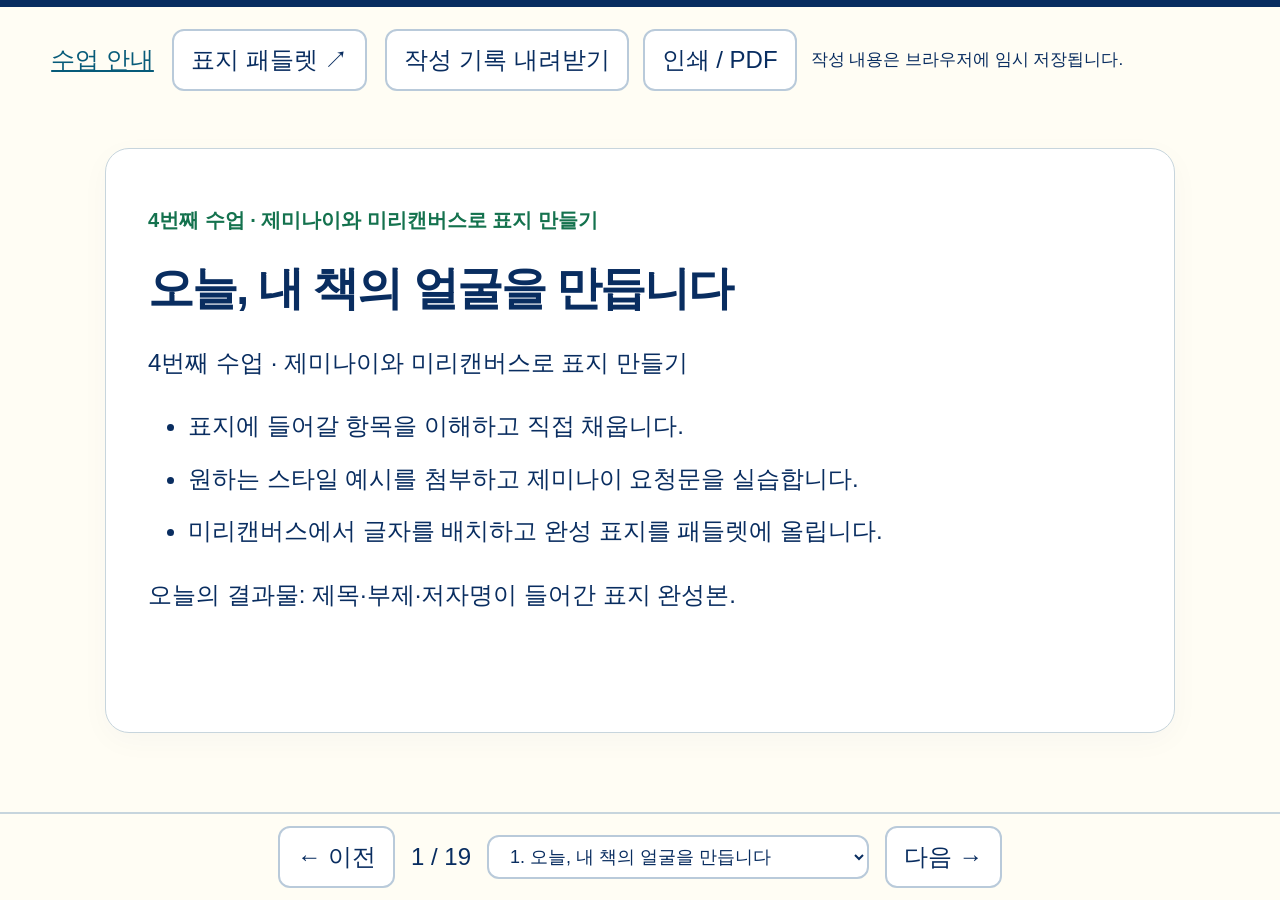
<file: week4/lesson.html>
<!doctype html><html lang="ko"><head><meta charset="utf-8"><meta name="viewport" content="width=device-width,initial-scale=1"><title>4번째 수업 · 제미나이와 미리캔버스로 표지 만들기</title><link rel="stylesheet" href="style.css"></head><body data-week="4"><header><a href="index.html">수업 안내</a><a class="link" href="https://padlet.com/newstarmommy/a-s024pll718or2kdjs0sw" target="_blank" rel="noopener noreferrer">표지 패들렛 ↗</a><button id="download">작성 기록 내려받기</button><button id="print">인쇄 / PDF</button><span id="status" role="status" aria-live="polite">작성 내용은 브라우저에 임시 저장됩니다.</span></header><main><section class="slide"><p class="eyebrow">4번째 수업 · 제미나이와 미리캔버스로 표지 만들기</p><h1>오늘, 내 책의 얼굴을 만듭니다</h1><p>4번째 수업 · 제미나이와 미리캔버스로 표지 만들기</p><ul><li>표지에 들어갈 항목을 이해하고 직접 채웁니다.</li><li>원하는 스타일 예시를 첨부하고 제미나이 요청문을 실습합니다.</li><li>미리캔버스에서 글자를 배치하고 완성 표지를 패들렛에 올립니다.</li></ul><p>오늘의 결과물: 제목·부제·저자명이 들어간 표지 완성본.</p></section><section class="slide" hidden><p class="eyebrow">4번째 수업 · 제미나이와 미리캔버스로 표지 만들기</p><h1>표지에는 무엇이 들어가나요?</h1><div class="table"><table><tr><td>항목</td><td>역할</td><td>이번 수업에서 할 일</td></tr><tr><td>책 제목</td><td>어떤 책인지 알리는 중심 문구</td><td>이미 정한 제목을 그대로 사용해도 됩니다.</td></tr><tr><td>부제 · 선택</td><td>내용·대상·범위를 보충</td><td>필요할 때만 넣습니다.</td></tr><tr><td>저자명</td><td>쓴 사람 표시</td><td>실명 또는 필명으로 적습니다.</td></tr><tr><td>표지 이미지 또는 시각 요소</td><td>책의 분위기와 소재 전달</td><td>제미나이에서 만들고 배치합니다.</td></tr><tr><td>색상·글자·여백</td><td>읽는 순서와 가독성</td><td>미리캔버스에서 조정합니다.</td></tr></table></div><p>이번 시간은 전자책 앞표지 실습입니다. 책등·뒷표지·바코드를 임의로 넣을 필요는 없습니다. 플랫폼의 필수 표시는 등록 안내에서 확인합니다.</p></section><section class="slide" hidden><p class="eyebrow">4번째 수업 · 제미나이와 미리캔버스로 표지 만들기</p><h1>표지의 자리를 눈으로 살펴봐요</h1><div class="cover"><small>② 부제 · 선택</small><strong>① 내 책 제목<br>가장 크게</strong><div class="cover-art">④ 이미지 · 분위기와 소재</div><span>③ 저자명 · ○○○ 지음</span></div><p>⑤ 색상·글꼴·여백은 모든 요소를 읽기 편하게 연결합니다. 제목과 저자명이 이미지에 묻히지 않게 배치합니다.</p></section><section class="slide" hidden><p class="eyebrow">4번째 수업 · 제미나이와 미리캔버스로 표지 만들기</p><h1>활동 1 · 표지 문구 채우기</h1><label class="writing" for="book-title">① 내 책 제목</label><textarea id="book-title" data-save placeholder="이미 정한 제목을 적으세요"></textarea><label class="writing" for="book-subtitle">② 부제 · 없으면 비워두세요</label><textarea id="book-subtitle" data-save placeholder="예: 동네 산책에서 모은 작은 발견과 마음의 기록"></textarea><label class="writing" for="book-author">③ 저자명 또는 필명</label><textarea id="book-author" data-save placeholder="예: 홍길동 지음"></textarea><label class="writing" for="book-topic">내 책의 주제와 독자</label><textarea id="book-topic" data-save placeholder="어떤 이야기를 누구에게 전하나요?"></textarea></section><section class="slide" hidden><p class="eyebrow">4번째 수업 · 제미나이와 미리캔버스로 표지 만들기</p><h1>120분, 이렇게 진행합니다</h1><div class="table"><table><tr><td>13:30~13:45</td><td>표지 항목 이해·작성</td></tr><tr><td>13:45~14:00</td><td>스타일 예시 고르기·관찰</td></tr><tr><td>14:00~14:25</td><td>제미나이에 예시 첨부·이미지 생성</td></tr><tr><td>14:25~14:35</td><td>휴식</td></tr><tr><td>14:35~14:45</td><td>이미지 수정·저장</td></tr><tr><td>14:45~15:15</td><td>미리캔버스 배치·완성본 저장</td></tr><tr><td>15:15~15:30</td><td>패들렛 업로드·작품 감상</td></tr></table></div><p>준비물: 제미나이·미리캔버스 계정, 책 제목, 스타일 참고 이미지, 파일 저장 폴더. 강사는 표지 틀과 등록 규격을 미리 준비합니다.</p></section><section class="slide" hidden><p class="eyebrow">4번째 수업 · 제미나이와 미리캔버스로 표지 만들기</p><h1>원하는 스타일은 무엇인가요?</h1><div class="style-grid"><div class="style-sample watercolor"><span>수채화 느낌</span><i>부드러운 색 · 번지는 질감</i></div><div class="style-sample photo"><span>사진 느낌</span><i>빛과 그림자 · 실제 공간</i></div><div class="style-sample minimal"><span>단순한 도형</span><i>넓은 여백 · 선명한 대비</i></div></div><p>위 그림은 스타일 특징을 보여주는 간단한 도식입니다. 직접 고른 표지나 이미지에서 마음에 드는 점을 찾아보세요.</p></section><section class="slide" hidden><p class="eyebrow">4번째 수업 · 제미나이와 미리캔버스로 표지 만들기</p><h1>활동 2 · 내 스타일 예시 준비</h1><ol><li>좋아하는 책 표지나 이미지를 1~2개 고릅니다.</li><li>내가 제공할 수 있고 참고에 사용할 수 있는 이미지 파일을 준비합니다.</li><li>색감·질감·구도·여백 중 마음에 드는 특징을 찾습니다.</li><li>그림 전체를 그대로 따라 하기보다 특징을 내 책에 맞게 바꿉니다.</li></ol><label class="writing" for="reference-image">원하는 스타일 예시 첨부 · 이 교안에서 미리보기</label><input id="reference-image" type="file" accept="image/*" class="image-input"><p class="note">선택한 이미지는 이 화면에서만 미리 봅니다. 제미나이·패들렛에는 각각 직접 첨부하세요. 새로고침하면 다시 선택해야 합니다.</p><img class="image-preview" hidden alt="원하는 스타일 예시 첨부 · 이 교안에서 미리보기 미리보기"><label class="writing" for="reference-source">참고 이미지의 출처 또는 파일명</label><textarea id="reference-source" data-save placeholder=""></textarea></section><section class="slide" hidden><p class="eyebrow">4번째 수업 · 제미나이와 미리캔버스로 표지 만들기</p><h1>활동 3 · 좋아하는 특징을 말로 채우기</h1><label class="writing" for="book-style">표현 방식</label><textarea id="book-style" data-save placeholder="예: 따뜻한 수채화 느낌 / 사진 느낌 / 단순한 도형"></textarea><label class="writing" for="book-colors">원하는 색상 2~3개</label><textarea id="book-colors" data-save placeholder="예: 크림색·연두색·짙은 초록"></textarea><label class="writing" for="book-mood">독자가 느꼈으면 하는 분위기</label><textarea id="book-mood" data-save placeholder="예: 조용함·따뜻함·새로운 시작"></textarea><label class="writing" for="book-subject">이미지에 담고 싶은 소재</label><textarea id="book-subject" data-save placeholder="예: 골목의 작은 화분과 산책길"></textarea><label class="writing" for="reference-features">첨부 예시에서 참고할 특징</label><textarea id="reference-features" data-save placeholder="예: 넓은 윗부분 여백, 작은 소재, 부드러운 색 번짐"></textarea><label class="writing" for="book-avoid">넣지 않았으면 하는 것</label><textarea id="book-avoid" data-save placeholder="예: 복잡한 배경, 인물, 로고"></textarea></section><section class="slide" hidden><p class="eyebrow">4번째 수업 · 제미나이와 미리캔버스로 표지 만들기</p><h1>제미나이에도 참고 이미지를 첨부해요</h1><a class="link" href="https://gemini.google.com" target="_blank" rel="noopener noreferrer">제미나이 열기 ↗</a><ol><li>제미나이에 로그인하고 새 대화를 엽니다.</li><li>입력창 주변의 파일 추가·이미지 첨부 기능을 찾습니다.</li><li>내가 준비한 스타일 예시 이미지를 선택합니다.</li><li>입력창에 이미지가 첨부된 것을 확인합니다.</li><li>다음 화면에서 만든 요청문을 함께 붙여 넣고 전송합니다.</li></ol><p>교안에서 선택한 파일이 제미나이로 자동 전달되지는 않습니다. 제미나이 화면에서 다시 첨부해야 합니다. 버튼 위치는 계정과 화면에 따라 다를 수 있습니다.</p></section><section class="slide" hidden><p class="eyebrow">4번째 수업 · 제미나이와 미리캔버스로 표지 만들기</p><h1>활동 4 · 내 기록으로 요청문 만들기</h1><p>표지 문구와 스타일 기록을 채운 후 버튼을 누르세요. 이미지에는 글자를 넣지 않고, 제목·부제·저자명은 미리캔버스에서 배치합니다.</p><button id="make-prompt">내 표지 이미지 요청문 만들기</button><div class="prompt"><label for="cover-prompt">수정해서 사용하는 요청문</label><textarea id="cover-prompt" class="ai" data-save placeholder="위 버튼을 누르면 앞에서 작성한 내용이 반영됩니다."></textarea><button class="copy">요청문 복사</button></div><p id="generator-status" role="status" aria-live="polite"></p></section><section class="slide" hidden><p class="eyebrow">4번째 수업 · 제미나이와 미리캔버스로 표지 만들기</p><h1>강사 시연 · 스타일 예시 + 요청문</h1><div class="prompt"><label>대괄호를 내 내용으로 바꾸어 사용하세요<textarea class="ai" data-save>첨부 이미지는 스타일 참고용입니다. 색감·질감·여백만 참고하고 기존 표지의 그림·글자·로고·고유한 배치를 복제하지 마세요.
내 책은 동네 산책을 통해 일상의 작은 발견을 기록한 에세이입니다. 따뜻한 수채화 느낌으로 골목의 작은 화분과 길을 그려주세요. 크림색·연두색을 사용하고 조용하고 따뜻한 분위기로 만들어주세요.
세로형 전자책 앞표지용 평면 이미지로, 위쪽 3분의 1에는 제목을 넣을 단순한 여백을 남겨주세요. 글자·로고·책 모형은 넣지 마세요.</textarea></label><button class="copy">요청문 복사</button></div><p>시연 순서: 예시 첨부 확인 → 요청문 전송 → 책 내용과 맞는지 보기 → 수정 한 가지 요청.</p></section><section class="slide" hidden><p class="eyebrow">4번째 수업 · 제미나이와 미리캔버스로 표지 만들기</p><h1>활동 5 · 한 가지씩 수정하기</h1><div class="prompt"><label>대괄호를 내 내용으로 바꾸어 사용하세요<textarea class="ai" data-save>현재 이미지의 소재와 색감은 유지해주세요. 위쪽에 제목을 넣을 수 있도록 밝고 단순한 여백을 넓혀주세요. 복잡한 무늬는 줄이고 글자는 넣지 마세요.</textarea></label><button class="copy">요청문 복사</button></div><div class="prompt"><label>대괄호를 내 내용으로 바꾸어 사용하세요<textarea class="ai" data-save>현재 구도는 유지하고 [색상]을 조금 더 [밝게·차분하게] 바꿔주세요. [소재]는 아래쪽에 배치하고 제목 자리의 여백은 유지해주세요.</textarea></label><button class="copy">요청문 복사</button></div><label class="writing" for="revision-note">내가 바꾸고 싶은 점 / 수정 후 달라진 점</label><textarea id="revision-note" data-save placeholder=""></textarea></section><section class="slide" hidden><p class="eyebrow">4번째 수업 · 제미나이와 미리캔버스로 표지 만들기</p><h1>이미지를 저장하고 확인해요</h1><ol><li>원하는 결과를 골라 이미지의 다운로드 기능을 사용합니다.</li><li>다운로드 폴더에서 파일을 찾습니다.</li><li>내책제목_표지배경처럼 이름을 정해 내 책 폴더에 보관합니다.</li><li>파일을 열어 맞는 이미지인지 확인합니다.</li></ol><label class="writing" for="generated-image">내가 만든 표지 배경 이미지 미리보기</label><input id="generated-image" type="file" accept="image/*" class="image-input"><p class="note">선택한 이미지는 이 화면에서만 미리 봅니다. 제미나이·패들렛에는 각각 직접 첨부하세요. 새로고침하면 다시 선택해야 합니다.</p><img class="image-preview" hidden alt="내가 만든 표지 배경 이미지 미리보기 미리보기"><p>이미지 생성이 제한되면 준비한 직접 촬영 사진이나 이용 조건을 확인한 이미지로 배치 실습을 이어갑니다.</p></section><section class="slide" hidden><p class="eyebrow">4번째 수업 · 제미나이와 미리캔버스로 표지 만들기</p><h1>미리캔버스에서 표지 완성하기</h1><div class="template-links"><p><strong>원하는 크기를 골라 내 작업으로 복사하세요.</strong></p><p><strong>이 디자인 샘플은 참고용 예시입니다. 제목·부제·저자명의 위치, 글꼴, 색상, 배경과 이미지 등은 내 책에 어울리도록 원하는 대로 자유롭게 편집하세요.</strong></p><ul><li><a href="https://www.miricanvas.com/v2/ko/design2/v/eb329dd3-15a3-4638-aa4f-28c37df5fc76?mode=templateshare" target="_blank" rel="noopener noreferrer">디지털 세로형 · 1600 × 2560 px · 템플릿 열기 ↗</a></li><li><a href="https://www.miricanvas.com/v2/ko/design2/v/ecbd6e0b-e8ae-4dca-9be6-77892984e2cc?mode=templateshare" target="_blank" rel="noopener noreferrer">A5 · 148 × 210 mm · 템플릿 열기 ↗</a></li><li><a href="https://www.miricanvas.com/v2/ko/design2/v/e8275fa3-c7bb-4db4-a4de-781350b7cf9c?mode=templateshare" target="_blank" rel="noopener noreferrer">B5 · 176 × 250 mm · 템플릿 열기 ↗</a></li></ul><p>로그인 후 ‘디자인 시작하기’를 눌러 내 작업으로 복사합니다. 이미 크기가 설정되어 있으므로 문서 이름만 ‘내책제목_표지’로 바꾸세요.</p><p class="note">기본 텍스트로 만든 수업용 틀입니다. 추가로 꾸밀 때 유료 요소를 선택하지 않도록 확인하세요. 마지막 안내 문구와 이미지 자리 안내는 완성 전에 지웁니다. 부크크 등록 규격은 별도 공식 안내에 맞춥니다.</p></div><a class="link" href="https://www.miricanvas.com" target="_blank" rel="noopener noreferrer">미리캔버스 열기 ↗</a><ol><li>위 링크에서 크기를 고르고 ‘디자인 시작하기’로 내 작업에 복사합니다.</li><li>선택한 틀의 크기를 확인하고 문서 이름을 내책제목_표지로 바꿉니다.</li><li>업로드에서 제미나이로 만든 이미지를 불러옵니다.</li><li>이미지를 배치하고 제목을 가장 크게 넣습니다.</li><li>부제와 저자명을 넣고 정렬·간격을 조정합니다.</li></ol><p>화면을 작게 줄여 제목이 잘 읽히는지 확인하세요. 제목이 배경에 묻히면 위치·글자색·배경을 조정합니다.</p></section><section class="slide" hidden><p class="eyebrow">4번째 수업 · 제미나이와 미리캔버스로 표지 만들기</p><h1>표지 완성본을 이미지로 저장</h1><label class="check"><input type="checkbox" data-save> 제목·부제·저자명이 정확합니다.</label><label class="check"><input type="checkbox" data-save> 축소해도 제목을 읽을 수 있습니다.</label><label class="check"><input type="checkbox" data-save> 문구와 이미지가 가장자리에서 잘리지 않습니다.</label><label class="check"><input type="checkbox" data-save> 표지 이미지와 디자인 요소의 이용 조건을 확인했습니다.</label><ol><li>미리캔버스 수정 원본이 저장되었는지 확인합니다.</li><li>다운로드에서 PNG 또는 JPG를 선택하여 공유용 표지를 저장합니다.</li><li>저장한 파일을 열어 오탈자와 잘림을 확인합니다.</li></ol><p>패들렛에는 글자가 들어간 완성 표지를 올립니다. 이미지 배경만 올리지 않도록 확인하세요. 등록용 형식·크기는 별도 공식 안내에 맞춥니다.</p></section><section class="slide" hidden><p class="eyebrow">4번째 수업 · 제미나이와 미리캔버스로 표지 만들기</p><h1>활동 6 · 패들렛에 내 표지 올리기</h1><a class="link" href="https://padlet.com/newstarmommy/a-s024pll718or2kdjs0sw" target="_blank" rel="noopener noreferrer">우리 반 표지 전시회 열기 ↗</a><ol><li>패들렛에서 + 버튼으로 새 게시물을 만듭니다.</li><li>제목: 이름 또는 필명 · 책 제목을 적습니다.</li><li>파일 업로드로 완성 표지 PNG 또는 JPG를 첨부합니다.</li><li>내용: 책 소개 한 줄과 선택한 스타일을 적습니다.</li><li>게시를 누르고 내 표지 이미지가 보이는지 확인합니다.</li></ol><p>업로드 버튼이 보이지 않거나 게시가 막히면 강사에게 참여 권한을 확인받으세요. 이 교안의 미리보기는 패들렛 업로드를 대신하지 않습니다.</p></section><section class="slide" hidden><p class="eyebrow">4번째 수업 · 제미나이와 미리캔버스로 표지 만들기</p><h1>게시물 문구도 준비해요</h1><button id="make-post">내 기록으로 게시물 문구 만들기</button><div class="prompt"><label for="padlet-post">패들렛에 복사할 문구</label><textarea id="padlet-post" class="ai" data-save></textarea><button class="copy">게시물 문구 복사</button></div><label class="writing" for="posted-url">내 패들렛 게시물 주소 또는 게시 완료 메모</label><textarea id="posted-url" data-save placeholder=""></textarea><label class="check"><input type="checkbox" data-save> 완성 표지 파일을 직접 첨부했습니다.</label><label class="check"><input type="checkbox" data-save> 게시 후 내 이미지가 보이는지 확인했습니다.</label></section><section class="slide" hidden><p class="eyebrow">4번째 수업 · 제미나이와 미리캔버스로 표지 만들기</p><h1>함께 감상하고 다음 시간 준비</h1><p>친구의 표지에서 마음에 드는 점을 구체적으로 한 문장 나눠보세요. 예: “제목이 크게 보여 어떤 책인지 바로 알 수 있어요.”</p><label class="writing" for="feedback">받은 의견 / 다음에 고칠 점</label><textarea id="feedback" data-save placeholder=""></textarea><p>다음 준비: 글 3~5편, 차례, 책 소개, 작가 소개를 한 문서에 모아옵니다. 본문 틀에 넣을 최종 글이 준비되어야 다음 수업을 마칠 수 있습니다.</p></section><section class="slide" hidden><p class="eyebrow">4번째 수업 · 제미나이와 미리캔버스로 표지 만들기</p><h1>공식 도움말과 교안 사용 안내</h1><p>2026.10.21 확인. 화면은 업데이트와 계정에 따라 달라질 수 있습니다.</p><p>Gemini 이미지 생성·수정·다운로드</p><a class="link" href="https://support.google.com/gemini/answer/14286560?hl=ko" target="_blank" rel="noopener noreferrer">공식 안내 열기 ↗</a><p>미리캔버스 도움말</p><a class="link" href="https://help.miricanvas.com/hc/ko" target="_blank" rel="noopener noreferrer">공식 안내 열기 ↗</a><p>패들렛 이미지 게시 공식 안내</p><a class="link" href="https://padlet.help/l/en/article/dc2qfseey7-hoe-plaats-ik-een-afbeelding-of-video-op-padlet" target="_blank" rel="noopener noreferrer">공식 안내 열기 ↗</a><p>작성 기록은 이 브라우저에 임시 저장됩니다. 수업 후 작성 기록을 내려받아 보관하세요. 이미지 파일은 기록 TXT에 포함되지 않습니다.</p></section></main><nav aria-label="교안 이동"><button id="prev">← 이전</button><span id="counter" aria-live="polite"></span><select id="jump" aria-label="학습 내용 선택"></select><button id="next">다음 →</button></nav><script src="lesson.js"></script></body></html>
</file>
<file: week4/style.css>
*{box-sizing:border-box}body{margin:0;background:#fffdf4;color:#092d60;font:24px/1.65 "Malgun Gothic",sans-serif}header{padding:14px 4%;border-top:7px solid #092d60;background:#fffdf4;display:flex;gap:14px;align-items:center;flex-wrap:wrap}a{color:#075b79}button,select,.link{font:inherit;border:2px solid #b9cada;border-radius:12px;background:white;color:#092d60;padding:9px 17px;cursor:pointer}button:hover{background:#e8f1ee}button:focus-visible,a:focus-visible,textarea:focus-visible,select:focus-visible{outline:4px solid #b87500;outline-offset:3px}main{max-width:1160px;margin:auto;padding:35px 45px 125px}.slide{background:white;border:1px solid #c7d5dd;border-radius:24px;padding:35px 42px;box-shadow:0 8px 30px #092d6008;min-height:65vh}.slide[hidden]{display:none}.eyebrow{color:#14724e;font-weight:bold;font-size:20px}h1{font-size:clamp(30px,4vw,46px);line-height:1.35;letter-spacing:-.04em;margin:12px 0 24px}h2{font-size:29px}li{margin:13px 0}textarea{display:block;width:100%;min-height:125px;padding:16px;border:2px solid #bacbd5;border-radius:12px;font:21px/1.6 "Malgun Gothic",sans-serif;color:#183a54;background:#fffef8;resize:vertical}.writing{display:block;margin:24px 0;font-weight:bold}.prompt{background:#edf5ee;padding:23px;border-radius:18px}.ai{min-height:230px;margin:12px 0}.check{display:block;padding:13px 0;border-bottom:1px solid #e0e7e9}input[type=checkbox]{width:24px;height:24px;accent-color:#14724e}.table{overflow-x:auto}table{width:100%;border-collapse:collapse;font-size:22px}td{padding:14px;border:1px solid #bdcfd8;vertical-align:top}tr:nth-child(odd){background:#f1f6f5}nav{position:fixed;bottom:0;left:0;right:0;background:#fffdf4f5;border-top:2px solid #c7d5dd;padding:12px;display:flex;justify-content:center;align-items:center;gap:16px}nav select{max-width:45vw;font-size:18px}.cover{background:#eef1db;border:1px solid #a8bb9f;width:min(100%,380px);margin:auto;padding:35px;color:#24452e;text-align:center}.cover strong{display:block;font-size:34px;line-height:1.5;margin:20px 0}.cover small,.cover span{font-size:16px}.cover-art{border-radius:50% 50% 10px 10px;background:#d6dfbb;padding:55px 10px;font-size:17px}#status{font-size:17px;min-height:1em}.cards{display:grid;gap:20px}.card{display:block;background:white;border:1px solid #b9cada;border-radius:18px;padding:24px;text-decoration:none}.card strong{font-size:28px}.card span{display:block;color:#486079;font-size:20px}.note{font-size:19px;color:#486079}footer{font-size:17px;margin-top:30px}@media(max-width:650px){body{font-size:21px}main{padding:18px 14px 155px}.slide{padding:24px 20px}header{font-size:17px}header button{font-size:17px}nav{gap:6px;flex-wrap:wrap}nav button{font-size:19px;padding:8px}td{font-size:19px}nav select{max-width:90vw}}@media print{header,nav,.copy,#status{display:none!important}body{background:white;font-size:14pt}main{padding:0;max-width:none}.slide,.slide[hidden]{display:block!important;min-height:0;break-after:page;border:0;box-shadow:none;padding:12mm}textarea{font-size:12pt;min-height:25mm}.ai{min-height:45mm}h1{font-size:25pt}td{font-size:12pt}.eyebrow{font-size:12pt}}
.link{display:inline-block;margin:8px 4px;text-decoration:none}.style-grid{display:grid;grid-template-columns:repeat(3,1fr);gap:16px}.style-sample{min-height:240px;padding:25px 18px;display:flex;flex-direction:column;justify-content:space-between;border-radius:18px;border:1px solid #b9cada}.style-sample span{font-weight:bold}.style-sample i{font-style:normal;font-size:18px}.watercolor{background:radial-gradient(ellipse at 60% 60%,#a6cda488,transparent 60%),radial-gradient(ellipse at 30% 30%,#f7c9b699,transparent 70%),#fff8e9}.photo{background:linear-gradient(140deg,#d1e3e5 0 40%,#829a79 41% 65%,#c1b59a 66%);color:#102d39}.minimal{background:radial-gradient(circle at 75% 60%,#d9a449 0 16%,transparent 17%),#f5eee0}.image-preview{display:block;max-width:100%;max-height:430px;object-fit:contain;margin:20px auto}.image-preview[hidden]{display:none}.image-input{font:inherit;max-width:100%}.writing{margin-bottom:8px}@media(max-width:650px){.style-grid{grid-template-columns:1fr}.style-sample{min-height:180px}}
</file>
